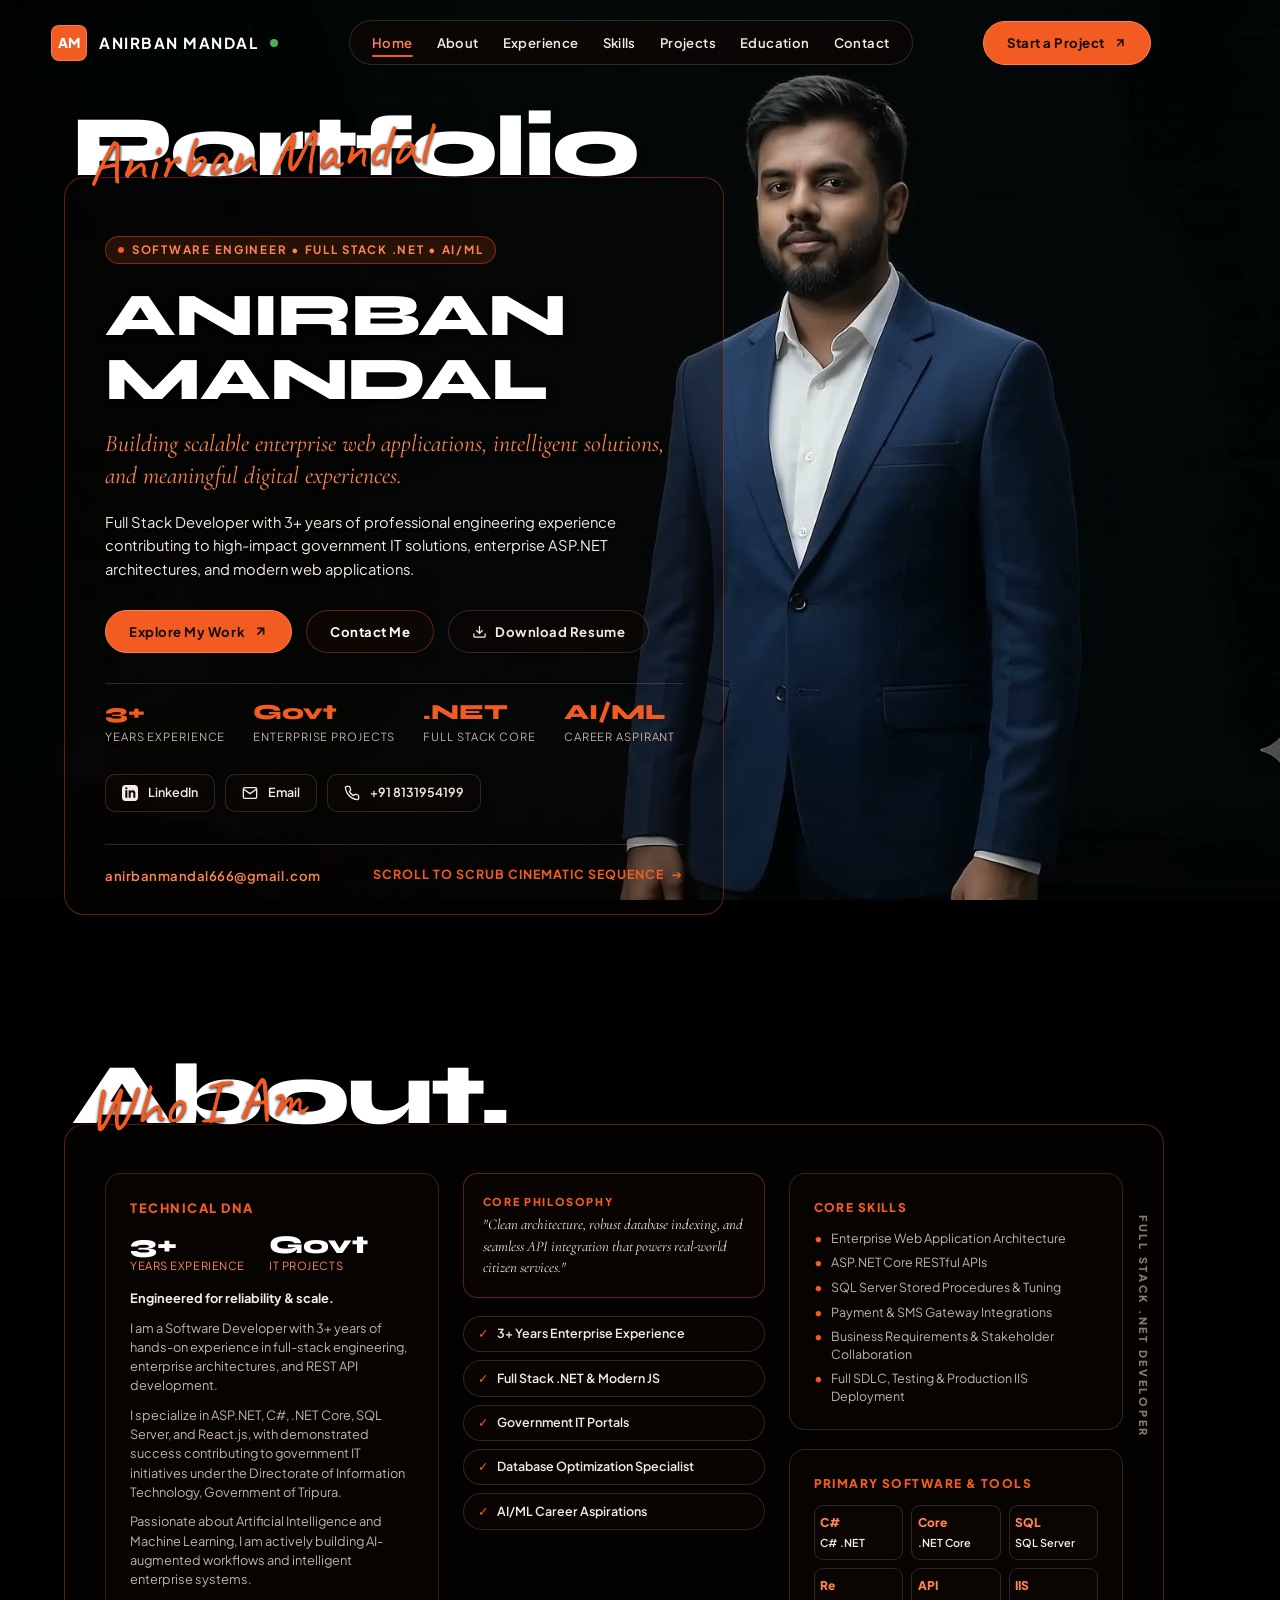
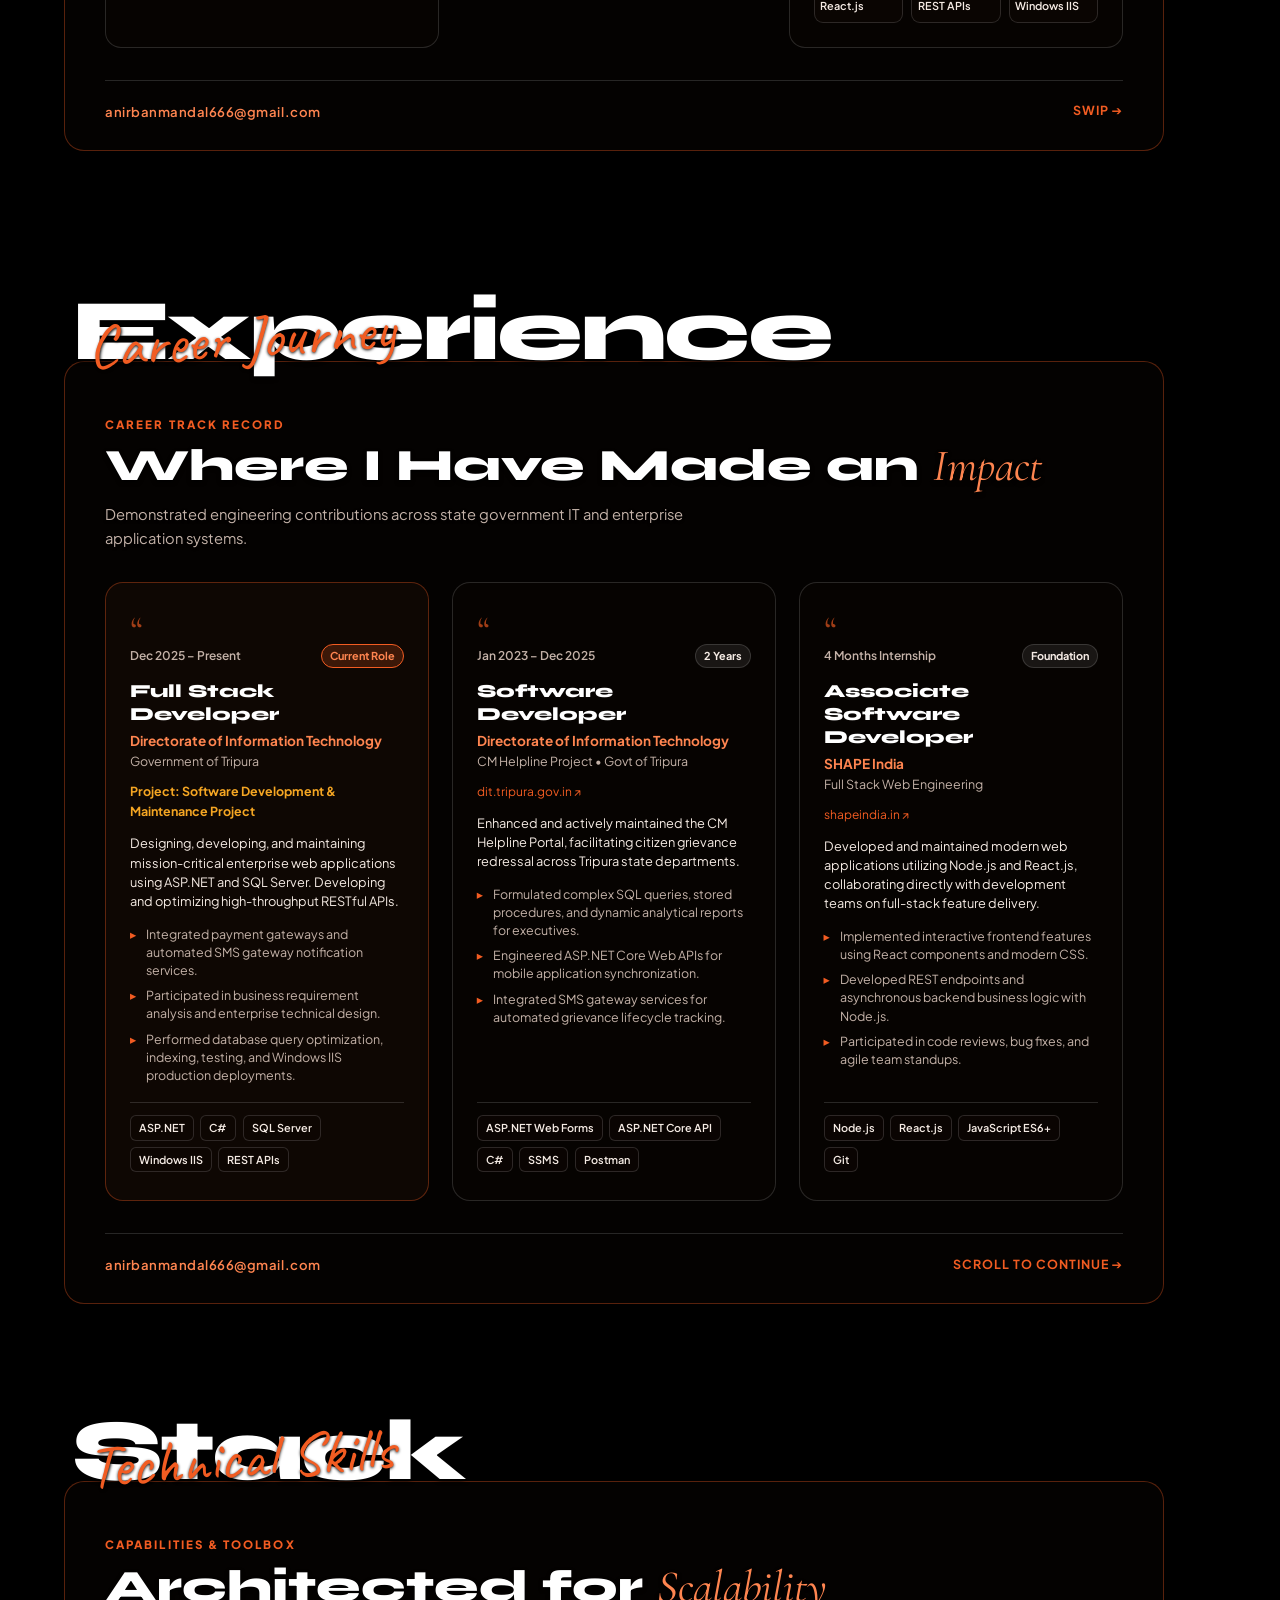
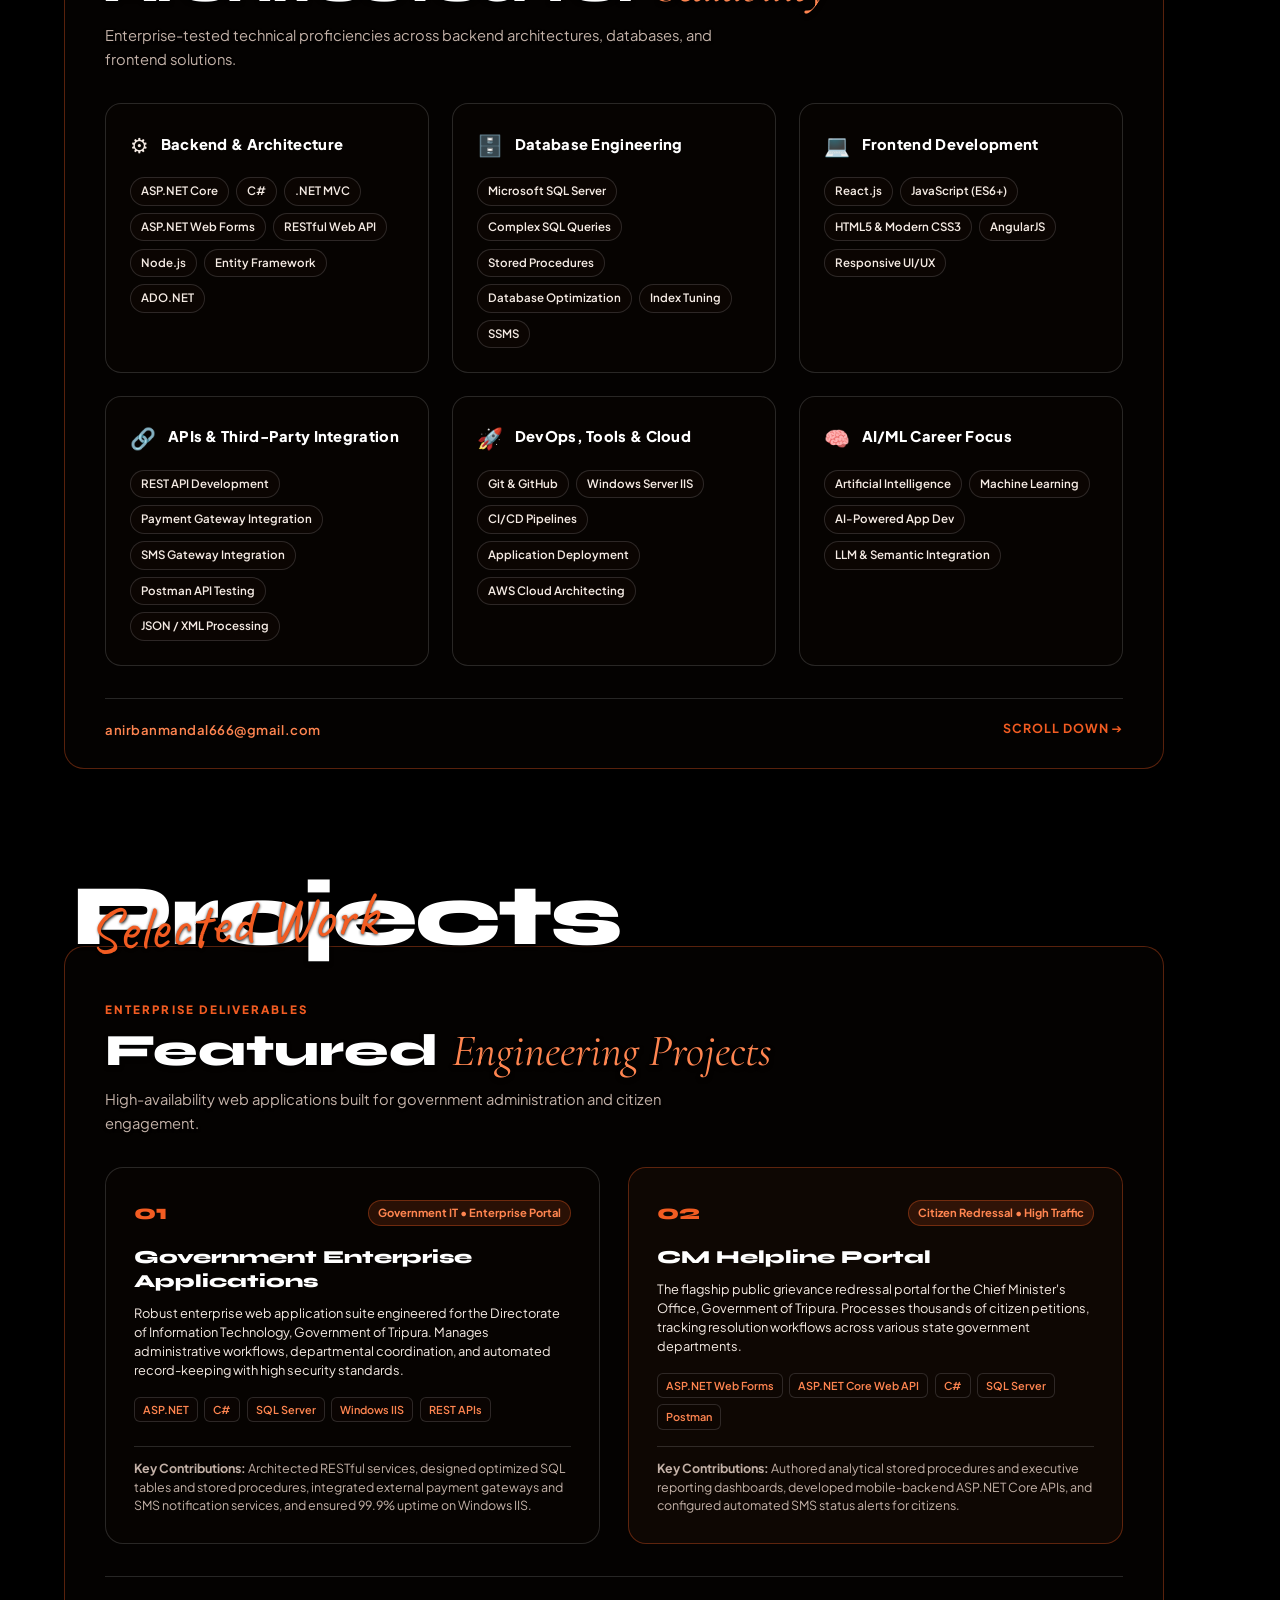
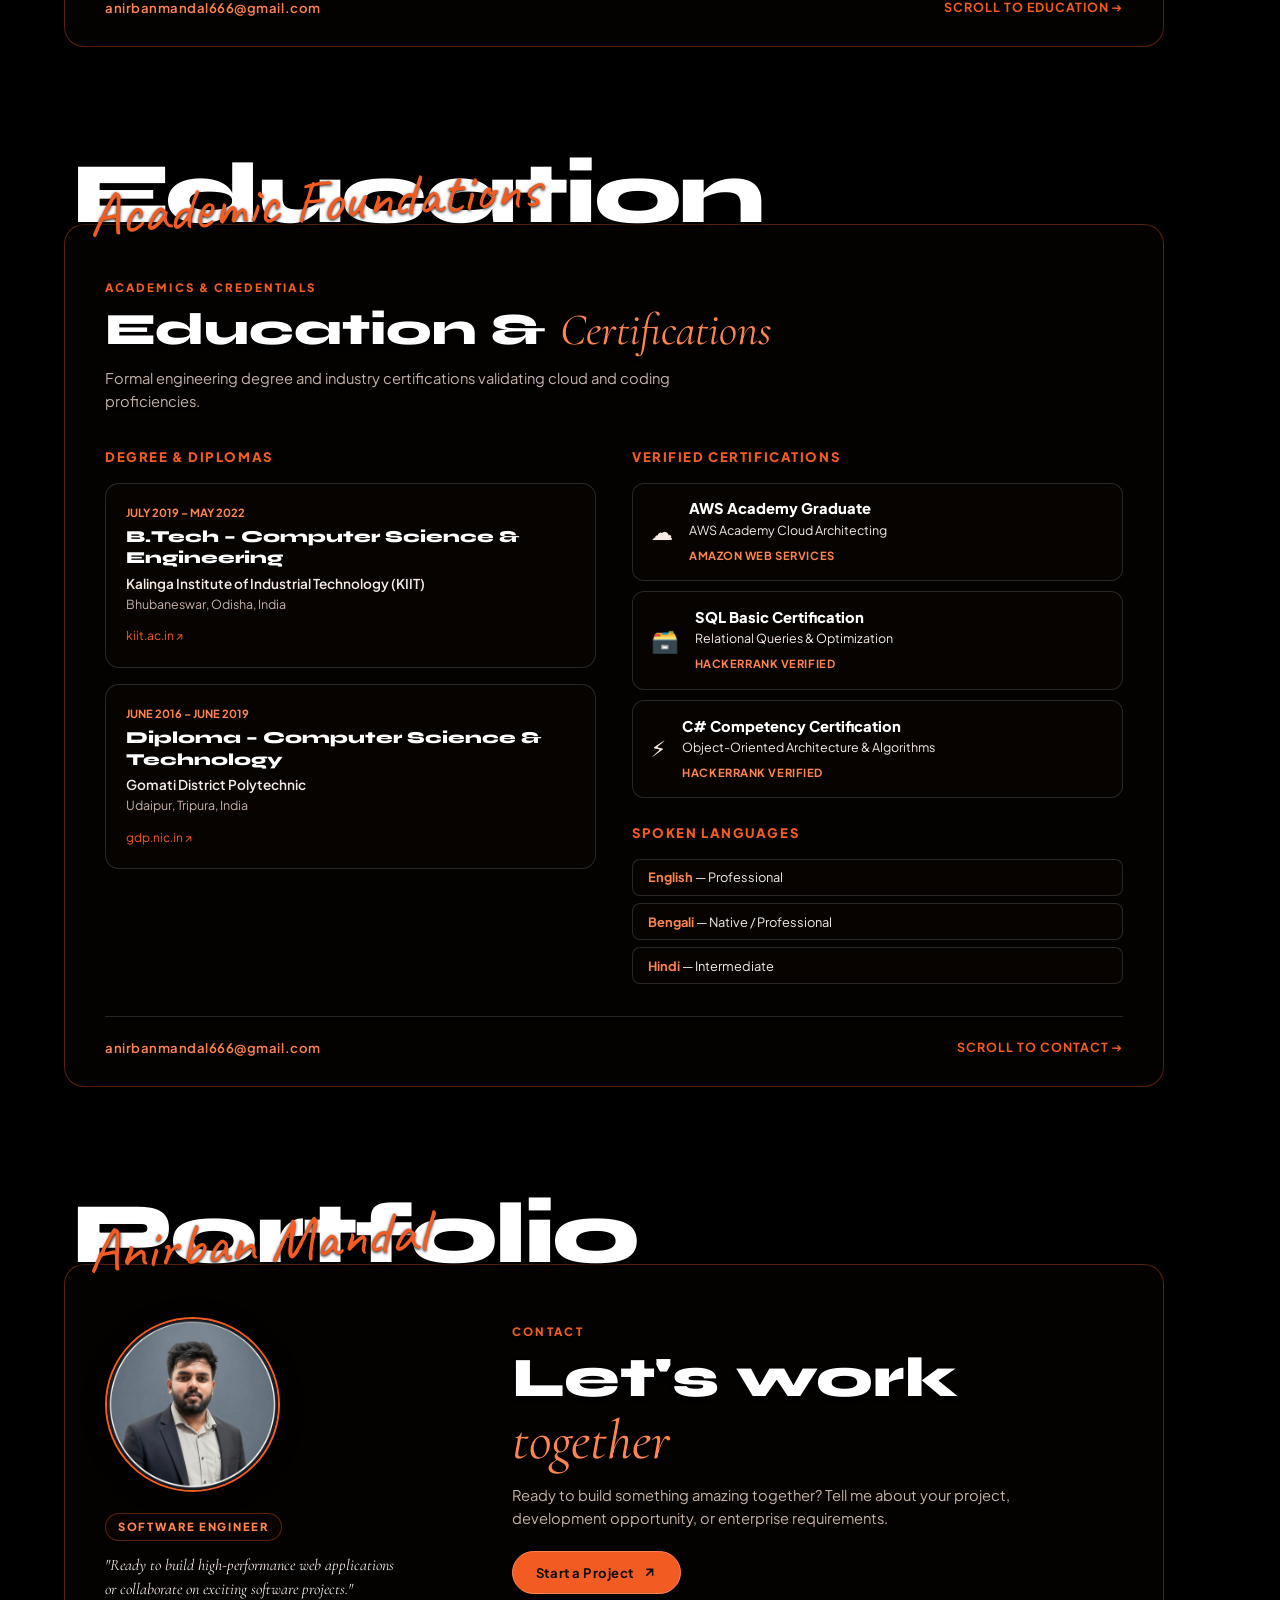
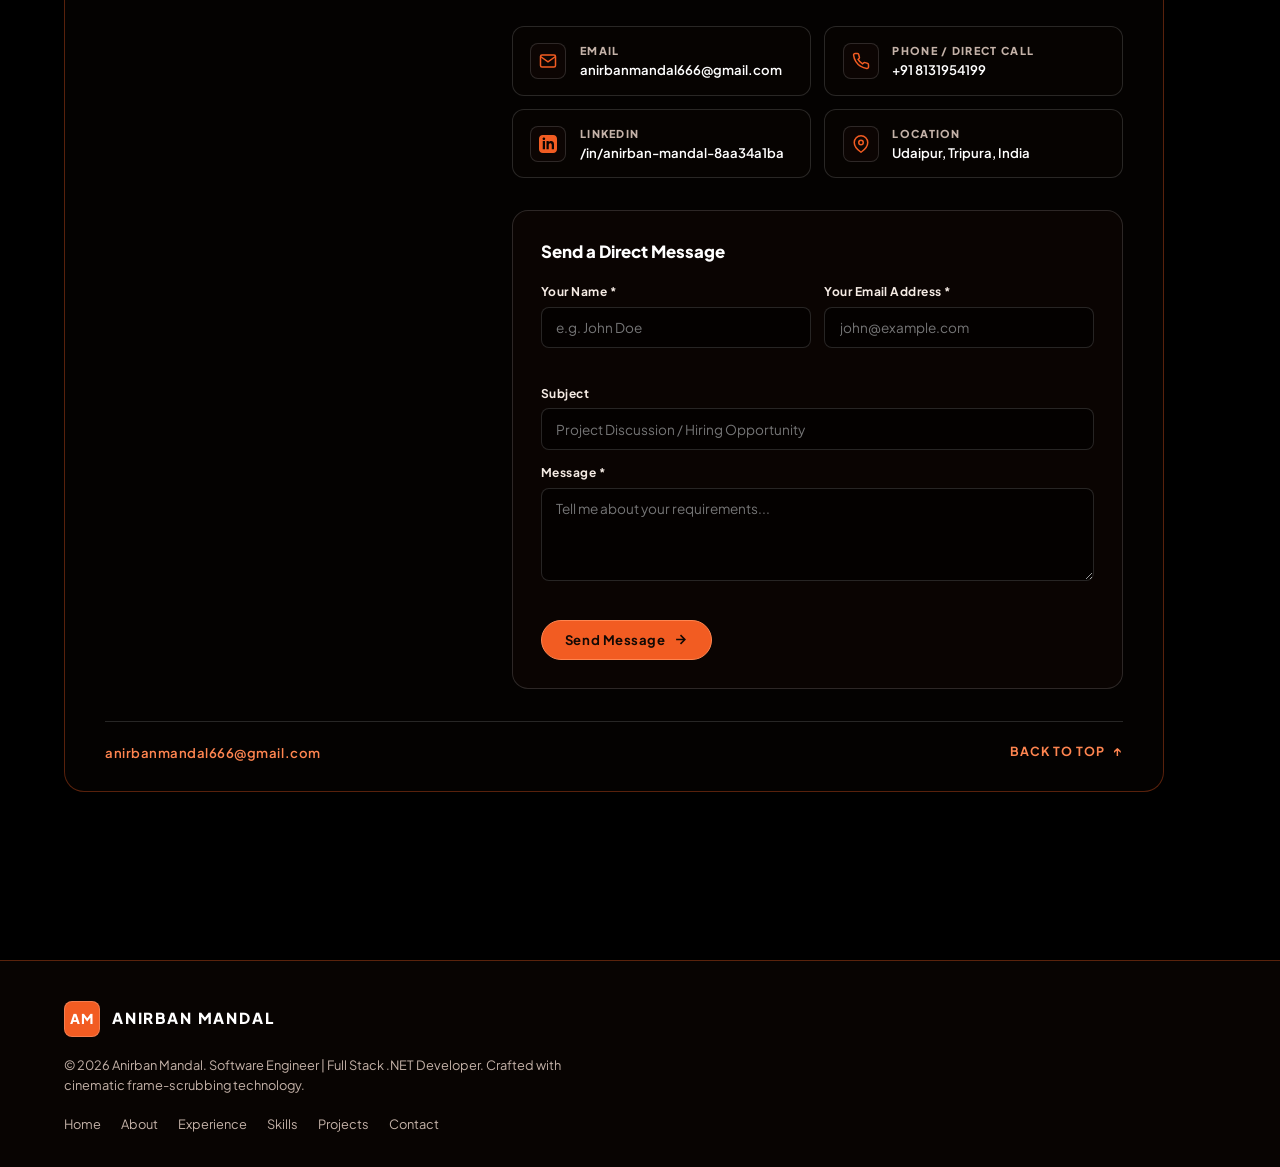
<file: index.html>
<!DOCTYPE html>
<html lang="en">
<head>
  <meta charset="UTF-8">
  <meta name="viewport" content="width=device-width, initial-scale=1.0">
  <title>Anirban Mandal | Software Engineer & Full Stack .NET Developer</title>
  <meta name="description" content="Portfolio of Anirban Mandal – Software Engineer, Full Stack .NET Developer, and AI/ML Career Aspirant with 3+ years experience in enterprise systems and government IT.">
  <meta name="author" content="Anirban Mandal">

  <!-- Open Graph -->
  <meta property="og:title" content="Anirban Mandal | Software Engineer Portfolio">
  <meta property="og:description" content="Cinematic scroll-scrubbed interactive portfolio of Anirban Mandal.">
  <meta property="og:type" content="website">

  <!-- Google Fonts: Syne / Plus Jakarta Sans / Cormorant Garamond / Caveat -->
  <link rel="preconnect" href="https://fonts.googleapis.com">
  <link rel="preconnect" href="https://fonts.gstatic.com" crossorigin>
  <link href="https://fonts.googleapis.com/css2?family=Caveat:wght@600;700&family=Cormorant+Garamond:ital,wght@0,500;0,600;1,400;1,600&family=Plus+Jakarta+Sans:wght@300;400;500;600;700;800&family=Syne:wght@700;800&display=swap" rel="stylesheet">

  <link rel="stylesheet" href="styles.css">
</head>
<body>

  <!-- =========================================================================
       CANVAS BACKGROUND: SCROLL-CONTROLLED FRAME SCRUBBING ENGINE
       ========================================================================= -->
  <div class="canvas-viewport-container" aria-hidden="true">
    <canvas id="scroll-frame-canvas"></canvas>
  </div>

  <!-- Loading Progress Bar -->
  <div id="frame-loader-bar" class="frame-loader-bar">
    <div id="frame-loader-progress" class="frame-loader-progress"></div>
  </div>

  <!-- =========================================================================
       FIXED TOP NAVIGATION BAR
       ========================================================================= -->
  <header class="site-header" id="site-header">
    <div class="header-inner">
      <a href="#home" class="brand-logo" aria-label="Anirban Mandal Home">
        <span class="brand-monogram">AM</span>
        <span class="brand-name">ANIRBAN MANDAL</span>
        <span class="brand-status-dot" title="Available for opportunities"></span>
      </a>

      <!-- Desktop Nav Links -->
      <nav class="nav-links" id="nav-links" aria-label="Main Navigation">
        <a href="#home" class="nav-link active">Home</a>
        <a href="#about" class="nav-link">About</a>
        <a href="#experience" class="nav-link">Experience</a>
        <a href="#skills" class="nav-link">Skills</a>
        <a href="#projects" class="nav-link">Projects</a>
        <a href="#education" class="nav-link">Education</a>
        <a href="#contact" class="nav-link">Contact</a>
      </nav>

      <!-- Header Action & Mobile Toggle -->
      <div class="header-actions">
        <a href="#contact" class="btn btn-nav-cta">
          <span>Start a Project</span>
          <svg width="14" height="14" viewBox="0 0 24 24" fill="none" stroke="currentColor" stroke-width="2.5"><path d="M7 17L17 7M7 7h10v10"/></svg>
        </a>
        <button class="mobile-toggle" id="mobile-toggle" aria-label="Toggle Navigation Menu">
          <span class="bar"></span>
          <span class="bar"></span>
          <span class="bar"></span>
        </button>
      </div>
    </div>
  </header>

  <!-- Mobile Drawer Menu -->
  <div class="mobile-drawer" id="mobile-drawer" aria-hidden="true">
    <div class="mobile-drawer-inner">
      <button class="drawer-close" id="drawer-close" aria-label="Close Navigation">&times;</button>
      <div class="drawer-brand">
        <span class="brand-monogram">AM</span>
        <h3>ANIRBAN MANDAL</h3>
        <p>Software Engineer | Full Stack .NET</p>
      </div>
      <nav class="drawer-nav">
        <a href="#home" class="drawer-link">Home</a>
        <a href="#about" class="drawer-link">About Me</a>
        <a href="#experience" class="drawer-link">Experience</a>
        <a href="#skills" class="drawer-link">Skills & Stack</a>
        <a href="#projects" class="drawer-link">Projects</a>
        <a href="#education" class="drawer-link">Education</a>
        <a href="#contact" class="drawer-link">Contact</a>
      </nav>
      <div class="drawer-footer">
        <a href="mailto:anirbanmandal666@gmail.com" class="drawer-email">anirbanmandal666@gmail.com</a>
        <p>Udaipur, Tripura, India</p>
      </div>
    </div>
  </div>

  <!-- =========================================================================
       SCROLL STAGE CONTENT WRAPPER
       ========================================================================= -->
  <main class="portfolio-stage" id="main-content">

    <!-- =======================================================================
         SECTION 1: HERO SECTION
         ======================================================================= -->
    <section class="stage-section" id="home">
      <!-- Watermarked Reference Branding Banner -->
      <div class="stage-top-badge">
        <h2 class="hero-watermark-title">Portfolio</h2>
        <span class="hero-script-overlay">Anirban Mandal</span>
      </div>

      <!-- Main Floating Stadium Card -->
      <div class="stadium-card hero-stadium-card">
        <div class="card-interior-grid">
          
          <div class="hero-text-content">
            <div class="overline-badge">
              <span class="pulse-dot"></span>
              <span>SOFTWARE ENGINEER • FULL STACK .NET • AI/ML</span>
            </div>

            <h1 class="hero-headline">
              ANIRBAN MANDAL
            </h1>

            <p class="hero-italic-subtitle">
              Building scalable enterprise web applications, intelligent solutions, and meaningful digital experiences.
            </p>

            <p class="hero-body-desc">
              Full Stack Developer with 3+ years of professional engineering experience contributing to high-impact government IT solutions, enterprise ASP.NET architectures, and modern web applications.
            </p>

            <div class="hero-cta-group">
              <a href="#projects" class="btn btn-primary-orange">
                <span>Explore My Work</span>
                <svg width="15" height="15" viewBox="0 0 24 24" fill="none" stroke="currentColor" stroke-width="2.5"><path d="M7 17L17 7M7 7h10v10"/></svg>
              </a>
              <a href="#contact" class="btn btn-outline-warm">
                <span>Contact Me</span>
              </a>
              <a href="https://drive.google.com/drive/folders/1lihz6IWinqRAT8lC7XFzYQ8Uj5q55fNK?usp=drive_link" target="_blank" rel="noopener noreferrer" class="btn btn-glass-dark" aria-label="Download Anirban Mandal's Resume (opens Google Drive in new tab)">
                <svg width="15" height="15" viewBox="0 0 24 24" fill="none" stroke="currentColor" stroke-width="2"><path d="M21 15v4a2 2 0 0 1-2 2H5a2 2 0 0 1-2-2v-4M7 10l5 5 5-5M12 15V3"/></svg>
                <span>Download Resume</span>
              </a>
            </div>

            <!-- Quick Metrics Row -->
            <div class="hero-metrics-strip">
              <div class="metric-item">
                <span class="metric-num">3+</span>
                <span class="metric-lbl">Years Experience</span>
              </div>
              <div class="metric-item">
                <span class="metric-num">Govt</span>
                <span class="metric-lbl">Enterprise Projects</span>
              </div>
              <div class="metric-item">
                <span class="metric-num">.NET</span>
                <span class="metric-lbl">Full Stack Core</span>
              </div>
              <div class="metric-item">
                <span class="metric-num">AI/ML</span>
                <span class="metric-lbl">Career Aspirant</span>
              </div>
            </div>
          </div>

          <!-- Social Quick Links in Hero -->
          <div class="hero-social-sidebar">
            <a href="https://linkedin.com/in/anirban-mandal-8aa34a1ba" target="_blank" rel="noopener noreferrer" class="social-chip" title="LinkedIn Profile">
              <svg width="16" height="16" viewBox="0 0 24 24" fill="currentColor"><path d="M19 0h-14c-2.761 0-5 2.239-5 5v14c0 2.761 2.239 5 5 5h14c2.762 0 5-2.239 5-5v-14c0-2.761-2.238-5-5-5zm-11 19h-3v-11h3v11zm-1.5-12.268c-.966 0-1.75-.79-1.75-1.764s.784-1.764 1.75-1.764 1.75.79 1.75 1.764-.783 1.764-1.75 1.764zm13.5 12.268h-3v-5.604c0-3.368-4-3.113-4 0v5.604h-3v-11h3v1.765c1.396-2.586 7-2.777 7 2.476v6.759z"/></svg>
              <span>LinkedIn</span>
            </a>
            <a href="mailto:anirbanmandal666@gmail.com" class="social-chip" title="Direct Email">
              <svg width="16" height="16" viewBox="0 0 24 24" fill="none" stroke="currentColor" stroke-width="2"><rect x="2" y="4" width="20" height="16" rx="2"/><path d="M22 6l-10 7L2 6"/></svg>
              <span>Email</span>
            </a>
            <a href="tel:8131954199" class="social-chip" title="Direct Call">
              <svg width="16" height="16" viewBox="0 0 24 24" fill="none" stroke="currentColor" stroke-width="2"><path d="M22 16.92v3a2 2 0 0 1-2.18 2 19.79 19.79 0 0 1-8.63-3.07 19.5 19.5 0 0 1-6-6 19.79 19.79 0 0 1-3.07-8.67A2 2 0 0 1 4.11 2h3a2 2 0 0 1 2 1.72 12.84 12.84 0 0 0 .7 2.81 2 2 0 0 1-.45 2.11L8.09 9.91a16 16 0 0 0 6 6l1.27-1.27a2 2 0 0 1 2.11-.45 12.84 12.84 0 0 0 2.81.7A2 2 0 0 1 22 16.92z"/></svg>
              <span>+91 8131954199</span>
            </a>
          </div>

        </div>

        <!-- Frame Scrubbing Hint Indicator -->
        <div class="card-bottom-bar">
          <span class="card-footer-email">anirbanmandal666@gmail.com</span>
          <div class="scroll-scrub-indicator">
            <span class="scrub-label">Scroll to scrub cinematic sequence</span>
            <span class="scrub-arrow">➔</span>
          </div>
        </div>
      </div>
    </section>


    <!-- =======================================================================
         SECTION 2: ABOUT ME SECTION (INSPIRED DIRECTLY BY REFERENCE SCREENSHOT 2)
         ======================================================================= -->
    <section class="stage-section" id="about">
      <div class="stage-top-badge">
        <h2 class="hero-watermark-title">About.</h2>
        <span class="hero-script-overlay">Who I Am</span>
      </div>

      <div class="stadium-card about-stadium-card">
        <!-- Vertical Accent Text on Right Border -->
        <div class="card-vertical-spine">
          <span>FULL STACK .NET DEVELOPER</span>
        </div>

        <div class="about-card-inner-grid">
          
          <!-- Left Column: TECH DNA Card -->
          <div class="about-sub-card dna-box">
            <h3 class="sub-card-title">TECHNICAL DNA</h3>
            <div class="dna-stats-row">
              <div class="dna-stat">
                <span class="dna-num">3+</span>
                <span class="dna-lbl">Years Experience</span>
              </div>
              <div class="dna-stat">
                <span class="dna-num">Govt</span>
                <span class="dna-lbl">IT Projects</span>
              </div>
            </div>
            <div class="dna-tagline">Engineered for reliability & scale.</div>
            <p class="dna-desc">
              I am a Software Developer with 3+ years of hands-on experience in full-stack engineering, enterprise architectures, and REST API development.
            </p>
            <p class="dna-desc">
              I specialize in ASP.NET, C#, .NET Core, SQL Server, and React.js, with demonstrated success contributing to government IT initiatives under the Directorate of Information Technology, Government of Tripura.
            </p>
            <p class="dna-desc">
              Passionate about Artificial Intelligence and Machine Learning, I am actively building AI-augmented workflows and intelligent enterprise systems.
            </p>
          </div>

          <!-- Center Column: Key Highlights -->
          <div class="about-center-feature">
            <div class="character-glow-orb"></div>
            <div class="feature-speech-bubble">
              <span class="bubble-tag">CORE PHILOSOPHY</span>
              <p>"Clean architecture, robust database indexing, and seamless API integration that powers real-world citizen services."</p>
            </div>
            <div class="highlights-pill-list">
              <div class="highlight-pill"><span class="pill-check">✓</span> 3+ Years Enterprise Experience</div>
              <div class="highlight-pill"><span class="pill-check">✓</span> Full Stack .NET & Modern JS</div>
              <div class="highlight-pill"><span class="pill-check">✓</span> Government IT Portals</div>
              <div class="highlight-pill"><span class="pill-check">✓</span> Database Optimization Specialist</div>
              <div class="highlight-pill"><span class="pill-check">✓</span> AI/ML Career Aspirations</div>
            </div>
          </div>

          <!-- Right Column: Skills & Stack Overview (Reference Screenshot 2 Right Side) -->
          <div class="about-right-panel">
            <div class="about-sub-card skills-spec-box">
              <h4 class="mini-spec-title">CORE SKILLS</h4>
              <ul class="spec-list">
                <li><span>•</span> Enterprise Web Application Architecture</li>
                <li><span>•</span> ASP.NET Core RESTful APIs</li>
                <li><span>•</span> SQL Server Stored Procedures & Tuning</li>
                <li><span>•</span> Payment & SMS Gateway Integrations</li>
                <li><span>•</span> Business Requirements & Stakeholder Collaboration</li>
                <li><span>•</span> Full SDLC, Testing & Production IIS Deployment</li>
              </ul>
            </div>

            <div class="about-sub-card software-badges-box">
              <h4 class="mini-spec-title">PRIMARY SOFTWARE & TOOLS</h4>
              <div class="badge-icon-grid">
                <div class="badge-icon-chip">
                  <span class="badge-symbol">C#</span>
                  <span class="badge-name">C# .NET</span>
                </div>
                <div class="badge-icon-chip">
                  <span class="badge-symbol">Core</span>
                  <span class="badge-name">.NET Core</span>
                </div>
                <div class="badge-icon-chip">
                  <span class="badge-symbol">SQL</span>
                  <span class="badge-name">SQL Server</span>
                </div>
                <div class="badge-icon-chip">
                  <span class="badge-symbol">Re</span>
                  <span class="badge-name">React.js</span>
                </div>
                <div class="badge-icon-chip">
                  <span class="badge-symbol">API</span>
                  <span class="badge-name">REST APIs</span>
                </div>
                <div class="badge-icon-chip">
                  <span class="badge-symbol">IIS</span>
                  <span class="badge-name">Windows IIS</span>
                </div>
              </div>
            </div>
          </div>

        </div>

        <div class="card-bottom-bar">
          <span class="card-footer-email">anirbanmandal666@gmail.com</span>
          <div class="scroll-scrub-indicator">
            <span class="scrub-label">Swip ➔</span>
          </div>
        </div>
      </div>
    </section>


    <!-- =======================================================================
         SECTION 3: PROFESSIONAL EXPERIENCE (INSPIRED BY SCREENSHOT 3)
         ======================================================================= -->
    <section class="stage-section" id="experience">
      <div class="stage-top-badge">
        <h2 class="hero-watermark-title">Experience</h2>
        <span class="hero-script-overlay">Career Journey</span>
      </div>

      <div class="stadium-card experience-stadium-card">
        <div class="section-card-header">
          <span class="section-overline">CAREER TRACK RECORD</span>
          <h2 class="section-headline">
            Where I Have Made an <span class="serif-italic-accent">Impact</span>
          </h2>
          <p class="section-subtitle">
            Demonstrated engineering contributions across state government IT and enterprise application systems.
          </p>
        </div>

        <!-- 3-Column Experience Cards (Inspired by Reference Screenshot 3 Testimonial Cards) -->
        <div class="experience-card-grid">
          
          <!-- Experience Card 1 -->
          <div class="exp-card highlight-card">
            <div class="exp-quote-symbol">“</div>
            <div class="exp-badge-row">
              <span class="exp-duration">Dec 2025 – Present</span>
              <span class="exp-status active-pulse">Current Role</span>
            </div>
            <h3 class="exp-role">Full Stack Developer</h3>
            <h4 class="exp-org">Directorate of Information Technology</h4>
            <span class="exp-dept">Government of Tripura</span>
            <div class="exp-project-name">Project: Software Development & Maintenance Project</div>
            
            <p class="exp-summary">
              Designing, developing, and maintaining mission-critical enterprise web applications using ASP.NET and SQL Server. Developing and optimizing high-throughput RESTful APIs.
            </p>
            <ul class="exp-bullets">
              <li>Integrated payment gateways and automated SMS gateway notification services.</li>
              <li>Participated in business requirement analysis and enterprise technical design.</li>
              <li>Performed database query optimization, indexing, testing, and Windows IIS production deployments.</li>
            </ul>

            <div class="tech-pill-row">
              <span class="tech-pill">ASP.NET</span>
              <span class="tech-pill">C#</span>
              <span class="tech-pill">SQL Server</span>
              <span class="tech-pill">Windows IIS</span>
              <span class="tech-pill">REST APIs</span>
            </div>
          </div>

          <!-- Experience Card 2 -->
          <div class="exp-card">
            <div class="exp-quote-symbol">“</div>
            <div class="exp-badge-row">
              <span class="exp-duration">Jan 2023 – Dec 2025</span>
              <span class="exp-status">2 Years</span>
            </div>
            <h3 class="exp-role">Software Developer</h3>
            <h4 class="exp-org">Directorate of Information Technology</h4>
            <span class="exp-dept">CM Helpline Project • Govt of Tripura</span>
            <a href="https://dit.tripura.gov.in/" target="_blank" rel="noopener noreferrer" class="exp-link">dit.tripura.gov.in ↗</a>

            <p class="exp-summary">
              Enhanced and actively maintained the CM Helpline Portal, facilitating citizen grievance redressal across Tripura state departments.
            </p>
            <ul class="exp-bullets">
              <li>Formulated complex SQL queries, stored procedures, and dynamic analytical reports for executives.</li>
              <li>Engineered ASP.NET Core Web APIs for mobile application synchronization.</li>
              <li>Integrated SMS gateway services for automated grievance lifecycle tracking.</li>
            </ul>

            <div class="tech-pill-row">
              <span class="tech-pill">ASP.NET Web Forms</span>
              <span class="tech-pill">ASP.NET Core API</span>
              <span class="tech-pill">C#</span>
              <span class="tech-pill">SSMS</span>
              <span class="tech-pill">Postman</span>
            </div>
          </div>

          <!-- Experience Card 3 -->
          <div class="exp-card">
            <div class="exp-quote-symbol">“</div>
            <div class="exp-badge-row">
              <span class="exp-duration">4 Months Internship</span>
              <span class="exp-status">Foundation</span>
            </div>
            <h3 class="exp-role">Associate Software Developer</h3>
            <h4 class="exp-org">SHAPE India</h4>
            <span class="exp-dept">Full Stack Web Engineering</span>
            <a href="https://www.shapeindia.in/" target="_blank" rel="noopener noreferrer" class="exp-link">shapeindia.in ↗</a>

            <p class="exp-summary">
              Developed and maintained modern web applications utilizing Node.js and React.js, collaborating directly with development teams on full-stack feature delivery.
            </p>
            <ul class="exp-bullets">
              <li>Implemented interactive frontend features using React components and modern CSS.</li>
              <li>Developed REST endpoints and asynchronous backend business logic with Node.js.</li>
              <li>Participated in code reviews, bug fixes, and agile team standups.</li>
            </ul>

            <div class="tech-pill-row">
              <span class="tech-pill">Node.js</span>
              <span class="tech-pill">React.js</span>
              <span class="tech-pill">JavaScript ES6+</span>
              <span class="tech-pill">Git</span>
            </div>
          </div>

        </div>

        <div class="card-bottom-bar">
          <span class="card-footer-email">anirbanmandal666@gmail.com</span>
          <div class="scroll-scrub-indicator">
            <span class="scrub-label">Scroll to Continue ➔</span>
          </div>
        </div>
      </div>
    </section>


    <!-- =======================================================================
         SECTION 4: TECHNICAL SKILLS
         ======================================================================= -->
    <section class="stage-section" id="skills">
      <div class="stage-top-badge">
        <h2 class="hero-watermark-title">Stack</h2>
        <span class="hero-script-overlay">Technical Skills</span>
      </div>

      <div class="stadium-card skills-stadium-card">
        <div class="section-card-header">
          <span class="section-overline">CAPABILITIES & TOOLBOX</span>
          <h2 class="section-headline">
            Architected for <span class="serif-italic-accent">Scalability</span>
          </h2>
          <p class="section-subtitle">
            Enterprise-tested technical proficiencies across backend architectures, databases, and frontend solutions.
          </p>
        </div>

        <!-- Categorized Skills Grid -->
        <div class="skills-category-grid">
          
          <div class="skill-category-card">
            <div class="category-header">
              <div class="cat-icon">⚙️</div>
              <h3>Backend & Architecture</h3>
            </div>
            <div class="skill-tags">
              <span class="badge-tag">ASP.NET Core</span>
              <span class="badge-tag">C#</span>
              <span class="badge-tag">.NET MVC</span>
              <span class="badge-tag">ASP.NET Web Forms</span>
              <span class="badge-tag">RESTful Web API</span>
              <span class="badge-tag">Node.js</span>
              <span class="badge-tag">Entity Framework</span>
              <span class="badge-tag">ADO.NET</span>
            </div>
          </div>

          <div class="skill-category-card">
            <div class="category-header">
              <div class="cat-icon">🗄️</div>
              <h3>Database Engineering</h3>
            </div>
            <div class="skill-tags">
              <span class="badge-tag">Microsoft SQL Server</span>
              <span class="badge-tag">Complex SQL Queries</span>
              <span class="badge-tag">Stored Procedures</span>
              <span class="badge-tag">Database Optimization</span>
              <span class="badge-tag">Index Tuning</span>
              <span class="badge-tag">SSMS</span>
            </div>
          </div>

          <div class="skill-category-card">
            <div class="category-header">
              <div class="cat-icon">💻</div>
              <h3>Frontend Development</h3>
            </div>
            <div class="skill-tags">
              <span class="badge-tag">React.js</span>
              <span class="badge-tag">JavaScript (ES6+)</span>
              <span class="badge-tag">HTML5 & Modern CSS3</span>
              <span class="badge-tag">AngularJS</span>
              <span class="badge-tag">Responsive UI/UX</span>
            </div>
          </div>

          <div class="skill-category-card">
            <div class="category-header">
              <div class="cat-icon">🔗</div>
              <h3>APIs & Third-Party Integration</h3>
            </div>
            <div class="skill-tags">
              <span class="badge-tag">REST API Development</span>
              <span class="badge-tag">Payment Gateway Integration</span>
              <span class="badge-tag">SMS Gateway Integration</span>
              <span class="badge-tag">Postman API Testing</span>
              <span class="badge-tag">JSON / XML Processing</span>
            </div>
          </div>

          <div class="skill-category-card">
            <div class="category-header">
              <div class="cat-icon">🚀</div>
              <h3>DevOps, Tools & Cloud</h3>
            </div>
            <div class="skill-tags">
              <span class="badge-tag">Git & GitHub</span>
              <span class="badge-tag">Windows Server IIS</span>
              <span class="badge-tag">CI/CD Pipelines</span>
              <span class="badge-tag">Application Deployment</span>
              <span class="badge-tag">AWS Cloud Architecting</span>
            </div>
          </div>

          <div class="skill-category-card">
            <div class="category-header">
              <div class="cat-icon">🧠</div>
              <h3>AI/ML Career Focus</h3>
            </div>
            <div class="skill-tags">
              <span class="badge-tag">Artificial Intelligence</span>
              <span class="badge-tag">Machine Learning</span>
              <span class="badge-tag">AI-Powered App Dev</span>
              <span class="badge-tag">LLM & Semantic Integration</span>
            </div>
          </div>

        </div>

        <div class="card-bottom-bar">
          <span class="card-footer-email">anirbanmandal666@gmail.com</span>
          <div class="scroll-scrub-indicator">
            <span class="scrub-label">Scroll Down ➔</span>
          </div>
        </div>
      </div>
    </section>


    <!-- =======================================================================
         SECTION 5: FEATURED PROJECTS
         ======================================================================= -->
    <section class="stage-section" id="projects">
      <div class="stage-top-badge">
        <h2 class="hero-watermark-title">Projects</h2>
        <span class="hero-script-overlay">Selected Work</span>
      </div>

      <div class="stadium-card projects-stadium-card">
        <div class="section-card-header">
          <span class="section-overline">ENTERPRISE DELIVERABLES</span>
          <h2 class="section-headline">
            Featured <span class="serif-italic-accent">Engineering Projects</span>
          </h2>
          <p class="section-subtitle">
            High-availability web applications built for government administration and citizen engagement.
          </p>
        </div>

        <div class="projects-grid">
          
          <!-- Project 1 -->
          <div class="project-showcase-card">
            <div class="project-visual-header">
              <div class="project-num-tag">01</div>
              <div class="project-category">Government IT • Enterprise Portal</div>
            </div>
            <h3 class="project-title">Government Enterprise Applications</h3>
            <p class="project-overview">
              Robust enterprise web application suite engineered for the Directorate of Information Technology, Government of Tripura. Manages administrative workflows, departmental coordination, and automated record-keeping with high security standards.
            </p>
            <div class="project-tech-stack">
              <span>ASP.NET</span>
              <span>C#</span>
              <span>SQL Server</span>
              <span>Windows IIS</span>
              <span>REST APIs</span>
            </div>
            <div class="project-contributions">
              <strong>Key Contributions:</strong> Architected RESTful services, designed optimized SQL tables and stored procedures, integrated external payment gateways and SMS notification services, and ensured 99.9% uptime on Windows IIS.
            </div>
          </div>

          <!-- Project 2 -->
          <div class="project-showcase-card highlight-card">
            <div class="project-visual-header">
              <div class="project-num-tag">02</div>
              <div class="project-category">Citizen Redressal • High Traffic</div>
            </div>
            <h3 class="project-title">CM Helpline Portal</h3>
            <p class="project-overview">
              The flagship public grievance redressal portal for the Chief Minister's Office, Government of Tripura. Processes thousands of citizen petitions, tracking resolution workflows across various state government departments.
            </p>
            <div class="project-tech-stack">
              <span>ASP.NET Web Forms</span>
              <span>ASP.NET Core Web API</span>
              <span>C#</span>
              <span>SQL Server</span>
              <span>Postman</span>
            </div>
            <div class="project-contributions">
              <strong>Key Contributions:</strong> Authored analytical stored procedures and executive reporting dashboards, developed mobile-backend ASP.NET Core APIs, and configured automated SMS status alerts for citizens.
            </div>
          </div>

        </div>

        <div class="card-bottom-bar">
          <span class="card-footer-email">anirbanmandal666@gmail.com</span>
          <div class="scroll-scrub-indicator">
            <span class="scrub-label">Scroll to Education ➔</span>
          </div>
        </div>
      </div>
    </section>


    <!-- =======================================================================
         SECTION 6: EDUCATION & CERTIFICATIONS
         ======================================================================= -->
    <section class="stage-section" id="education">
      <div class="stage-top-badge">
        <h2 class="hero-watermark-title">Education</h2>
        <span class="hero-script-overlay">Academic Foundations</span>
      </div>

      <div class="stadium-card education-stadium-card">
        <div class="section-card-header">
          <span class="section-overline">ACADEMICS & CREDENTIALS</span>
          <h2 class="section-headline">
            Education & <span class="serif-italic-accent">Certifications</span>
          </h2>
          <p class="section-subtitle">
            Formal engineering degree and industry certifications validating cloud and coding proficiencies.
          </p>
        </div>

        <div class="edu-cert-split-grid">
          
          <!-- Education Column -->
          <div class="edu-column">
            <h3 class="column-heading">Degree & Diplomas</h3>
            
            <div class="edu-card">
              <div class="edu-period">July 2019 – May 2022</div>
              <h4 class="edu-degree">B.Tech – Computer Science & Engineering</h4>
              <h5 class="edu-institution">Kalinga Institute of Industrial Technology (KIIT)</h5>
              <p class="edu-location">Bhubaneswar, Odisha, India</p>
              <a href="https://kiit.ac.in/" target="_blank" rel="noopener noreferrer" class="edu-link">kiit.ac.in ↗</a>
            </div>

            <div class="edu-card">
              <div class="edu-period">June 2016 – June 2019</div>
              <h4 class="edu-degree">Diploma – Computer Science & Technology</h4>
              <h5 class="edu-institution">Gomati District Polytechnic</h5>
              <p class="edu-location">Udaipur, Tripura, India</p>
              <a href="https://gdp.nic.in/" target="_blank" rel="noopener noreferrer" class="edu-link">gdp.nic.in ↗</a>
            </div>
          </div>

          <!-- Certifications & Competencies Column -->
          <div class="cert-column">
            <h3 class="column-heading">Verified Certifications</h3>
            
            <div class="cert-badge-row">
              <div class="cert-item">
                <div class="cert-badge-icon">☁️</div>
                <div class="cert-details">
                  <h4>AWS Academy Graduate</h4>
                  <p>AWS Academy Cloud Architecting</p>
                  <span class="cert-issuer">Amazon Web Services</span>
                </div>
              </div>

              <div class="cert-item">
                <div class="cert-badge-icon">🗃️</div>
                <div class="cert-details">
                  <h4>SQL Basic Certification</h4>
                  <p>Relational Queries & Optimization</p>
                  <span class="cert-issuer">HackerRank Verified</span>
                </div>
              </div>

              <div class="cert-item">
                <div class="cert-badge-icon">⚡</div>
                <div class="cert-details">
                  <h4>C# Competency Certification</h4>
                  <p>Object-Oriented Architecture & Algorithms</p>
                  <span class="cert-issuer">HackerRank Verified</span>
                </div>
              </div>
            </div>

            <h3 class="column-heading" style="margin-top: 1.5rem;">Spoken Languages</h3>
            <div class="languages-pills">
              <span class="lang-pill"><strong>English</strong> — Professional</span>
              <span class="lang-pill"><strong>Bengali</strong> — Native / Professional</span>
              <span class="lang-pill"><strong>Hindi</strong> — Intermediate</span>
            </div>
          </div>

        </div>

        <div class="card-bottom-bar">
          <span class="card-footer-email">anirbanmandal666@gmail.com</span>
          <div class="scroll-scrub-indicator">
            <span class="scrub-label">Scroll to Contact ➔</span>
          </div>
        </div>
      </div>
    </section>


    <!-- =======================================================================
         SECTION 7: CONTACT ME (INSPIRED DIRECTLY BY REFERENCE SCREENSHOT 1)
         ======================================================================= -->
    <section class="stage-section" id="contact">
      <div class="stage-top-badge">
        <h2 class="hero-watermark-title">Portfolio</h2>
        <span class="hero-script-overlay">Anirban Mandal</span>
      </div>

      <!-- Main Contact Stadium Card (Screenshot 1 Exact Layout) -->
      <div class="stadium-card contact-stadium-card">
        
        <div class="contact-card-inner-grid">
          
          <!-- Left Visual Avatar & Tone Area -->
          <div class="contact-left-visual">
            <div class="contact-avatar-orb">
              <img src="./assets/anirban-mandal-profile.jpg" alt="Anirban Mandal - Software Engineer" class="contact-avatar-img">
            </div>
            <div class="contact-quote-badge">
              <span class="avatar-role-tag">SOFTWARE ENGINEER</span>
              <p>"Ready to build high-performance web applications or collaborate on exciting software projects."</p>
            </div>
          </div>

          <!-- Right Content & Contact Matrix (Screenshot 1 Exact Composition) -->
          <div class="contact-right-content">
            <span class="contact-mini-tag">CONTACT</span>
            <h2 class="contact-main-heading">
              Let's work <span class="serif-italic-accent">together</span>
            </h2>
            <p class="contact-sub-desc">
              Ready to build something amazing together? Tell me about your project, development opportunity, or enterprise requirements.
            </p>

            <a href="#contact-form-anchor" class="btn btn-primary-orange contact-start-btn">
              <span>Start a Project</span>
              <svg width="15" height="15" viewBox="0 0 24 24" fill="none" stroke="currentColor" stroke-width="2.5"><path d="M7 17L17 7M7 7h10v10"/></svg>
            </a>

            <!-- 2x2 Grid of Contact Chips (Screenshot 1 Signature Element) -->
            <div class="contact-chips-grid">
              
              <a href="mailto:anirbanmandal666@gmail.com" class="contact-chip-item">
                <div class="chip-icon">
                  <svg width="18" height="18" viewBox="0 0 24 24" fill="none" stroke="currentColor" stroke-width="2"><rect x="2" y="4" width="20" height="16" rx="2"/><path d="M22 6l-10 7L2 6"/></svg>
                </div>
                <div class="chip-text">
                  <span class="chip-label">EMAIL</span>
                  <span class="chip-val">anirbanmandal666@gmail.com</span>
                </div>
              </a>

              <a href="tel:8131954199" class="contact-chip-item">
                <div class="chip-icon">
                  <svg width="18" height="18" viewBox="0 0 24 24" fill="none" stroke="currentColor" stroke-width="2"><path d="M22 16.92v3a2 2 0 0 1-2.18 2 19.79 19.79 0 0 1-8.63-3.07 19.5 19.5 0 0 1-6-6 19.79 19.79 0 0 1-3.07-8.67A2 2 0 0 1 4.11 2h3a2 2 0 0 1 2 1.72 12.84 12.84 0 0 0 .7 2.81 2 2 0 0 1-.45 2.11L8.09 9.91a16 16 0 0 0 6 6l1.27-1.27a2 2 0 0 1 2.11-.45 12.84 12.84 0 0 0 2.81.7A2 2 0 0 1 22 16.92z"/></svg>
                </div>
                <div class="chip-text">
                  <span class="chip-label">PHONE / DIRECT CALL</span>
                  <span class="chip-val">+91 8131954199</span>
                </div>
              </a>

              <a href="https://linkedin.com/in/anirban-mandal-8aa34a1ba" target="_blank" rel="noopener noreferrer" class="contact-chip-item">
                <div class="chip-icon">
                  <svg width="18" height="18" viewBox="0 0 24 24" fill="currentColor"><path d="M19 0h-14c-2.761 0-5 2.239-5 5v14c0 2.761 2.239 5 5 5h14c2.762 0 5-2.239 5-5v-14c0-2.761-2.238-5-5-5zm-11 19h-3v-11h3v11zm-1.5-12.268c-.966 0-1.75-.79-1.75-1.764s.784-1.764 1.75-1.764 1.75.79 1.75 1.764-.783 1.764-1.75 1.764zm13.5 12.268h-3v-5.604c0-3.368-4-3.113-4 0v5.604h-3v-11h3v1.765c1.396-2.586 7-2.777 7 2.476v6.759z"/></svg>
                </div>
                <div class="chip-text">
                  <span class="chip-label">LINKEDIN</span>
                  <span class="chip-val">/in/anirban-mandal-8aa34a1ba</span>
                </div>
              </a>

              <div class="contact-chip-item">
                <div class="chip-icon">
                  <svg width="18" height="18" viewBox="0 0 24 24" fill="none" stroke="currentColor" stroke-width="2"><path d="M21 10c0 7-9 13-9 13s-9-6-9-13a9 9 0 0 1 18 0z"/><circle cx="12" cy="10" r="3"/></svg>
                </div>
                <div class="chip-text">
                  <span class="chip-label">LOCATION</span>
                  <span class="chip-val">Udaipur, Tripura, India</span>
                </div>
              </div>

            </div>

            <!-- Interactive Direct Inquiry Form -->
            <div class="inquiry-form-wrapper" id="contact-form-anchor">
              <h3 class="form-title">Send a Direct Message</h3>
              
              <!-- Real-time submission status banner -->
              <div id="form-status" class="form-status" role="alert" aria-live="polite"></div>

              <form id="portfolio-contact-form" class="portfolio-form" action="https://formsubmit.co/anirbanmandal666@gmail.com" method="POST" novalidate>
                <input type="hidden" name="_captcha" value="false">
                <input type="hidden" name="_template" value="table">
                <input type="hidden" name="_subject" id="form-hidden-subject" value="New Portfolio Message for Anirban Mandal">
                <input type="hidden" name="Submission_Date_IST" id="form-time-ist" value="">
                <input type="hidden" name="Submission_Date_UTC" id="form-time-utc" value="">
                <div class="form-row-dual">
                  <div class="form-group">
                    <label for="form-name">Your Name *</label>
                    <input type="text" id="form-name" name="name" placeholder="e.g. John Doe" required autocomplete="name">
                    <span class="field-error" id="name-error"></span>
                  </div>
                  <div class="form-group">
                    <label for="form-email">Your Email Address *</label>
                    <input type="email" id="form-email" name="email" placeholder="john@example.com" required autocomplete="email">
                    <span class="field-error" id="email-error"></span>
                  </div>
                </div>

                <div class="form-group">
                  <label for="form-subject">Subject</label>
                  <input type="text" id="form-subject" name="subject" placeholder="Project Discussion / Hiring Opportunity">
                </div>

                <div class="form-group">
                  <label for="form-message">Message *</label>
                  <textarea id="form-message" name="message" rows="4" placeholder="Tell me about your requirements..." required></textarea>
                  <span class="field-error" id="message-error"></span>
                </div>

                <button type="submit" class="btn btn-primary-orange btn-submit" id="submit-btn">
                  <span>Send Message</span>
                  <svg width="15" height="15" viewBox="0 0 24 24" fill="none" stroke="currentColor" stroke-width="2.5"><path d="M5 12h14M12 5l7 7-7 7"/></svg>
                </button>
              </form>
            </div>

          </div>

        </div>

        <div class="card-bottom-bar">
          <span class="card-footer-email">anirbanmandal666@gmail.com</span>
          <a href="#home" class="scroll-scrub-indicator back-top-link">
            <span class="scrub-label">Back to Top</span>
            <span class="scrub-arrow">↑</span>
          </a>
        </div>
      </div>
    </section>

  </main>

  <!-- =========================================================================
       FOOTER
       ========================================================================= -->
  <footer class="site-footer">
    <div class="footer-inner">
      <div class="footer-brand">
        <span class="brand-monogram">AM</span>
        <span class="footer-name">ANIRBAN MANDAL</span>
      </div>
      <p class="footer-copy">
        © 2026 Anirban Mandal. Software Engineer | Full Stack .NET Developer. Crafted with cinematic frame-scrubbing technology.
      </p>
      <div class="footer-links">
        <a href="#home">Home</a>
        <a href="#about">About</a>
        <a href="#experience">Experience</a>
        <a href="#skills">Skills</a>
        <a href="#projects">Projects</a>
        <a href="#contact">Contact</a>
      </div>
    </div>
  </footer>

  <script src="app.js"></script>
</body>
</html>
</file>
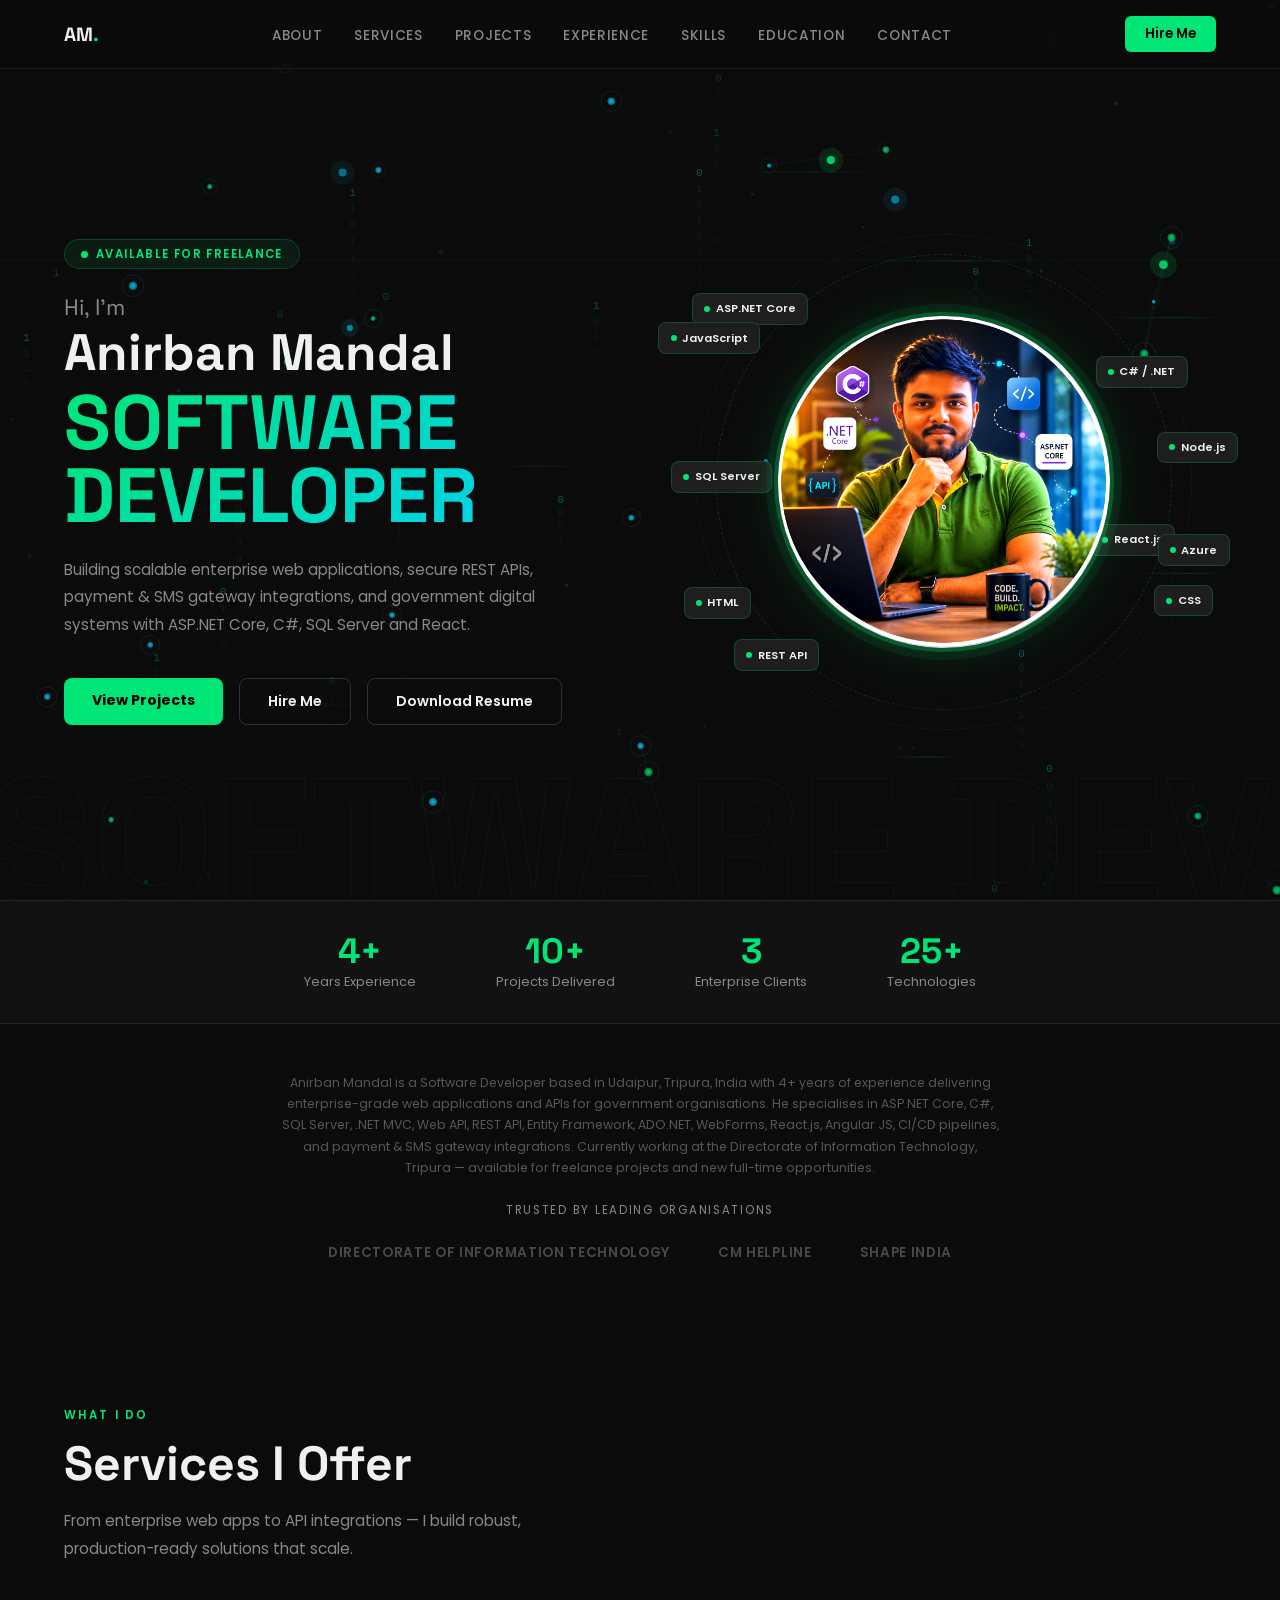
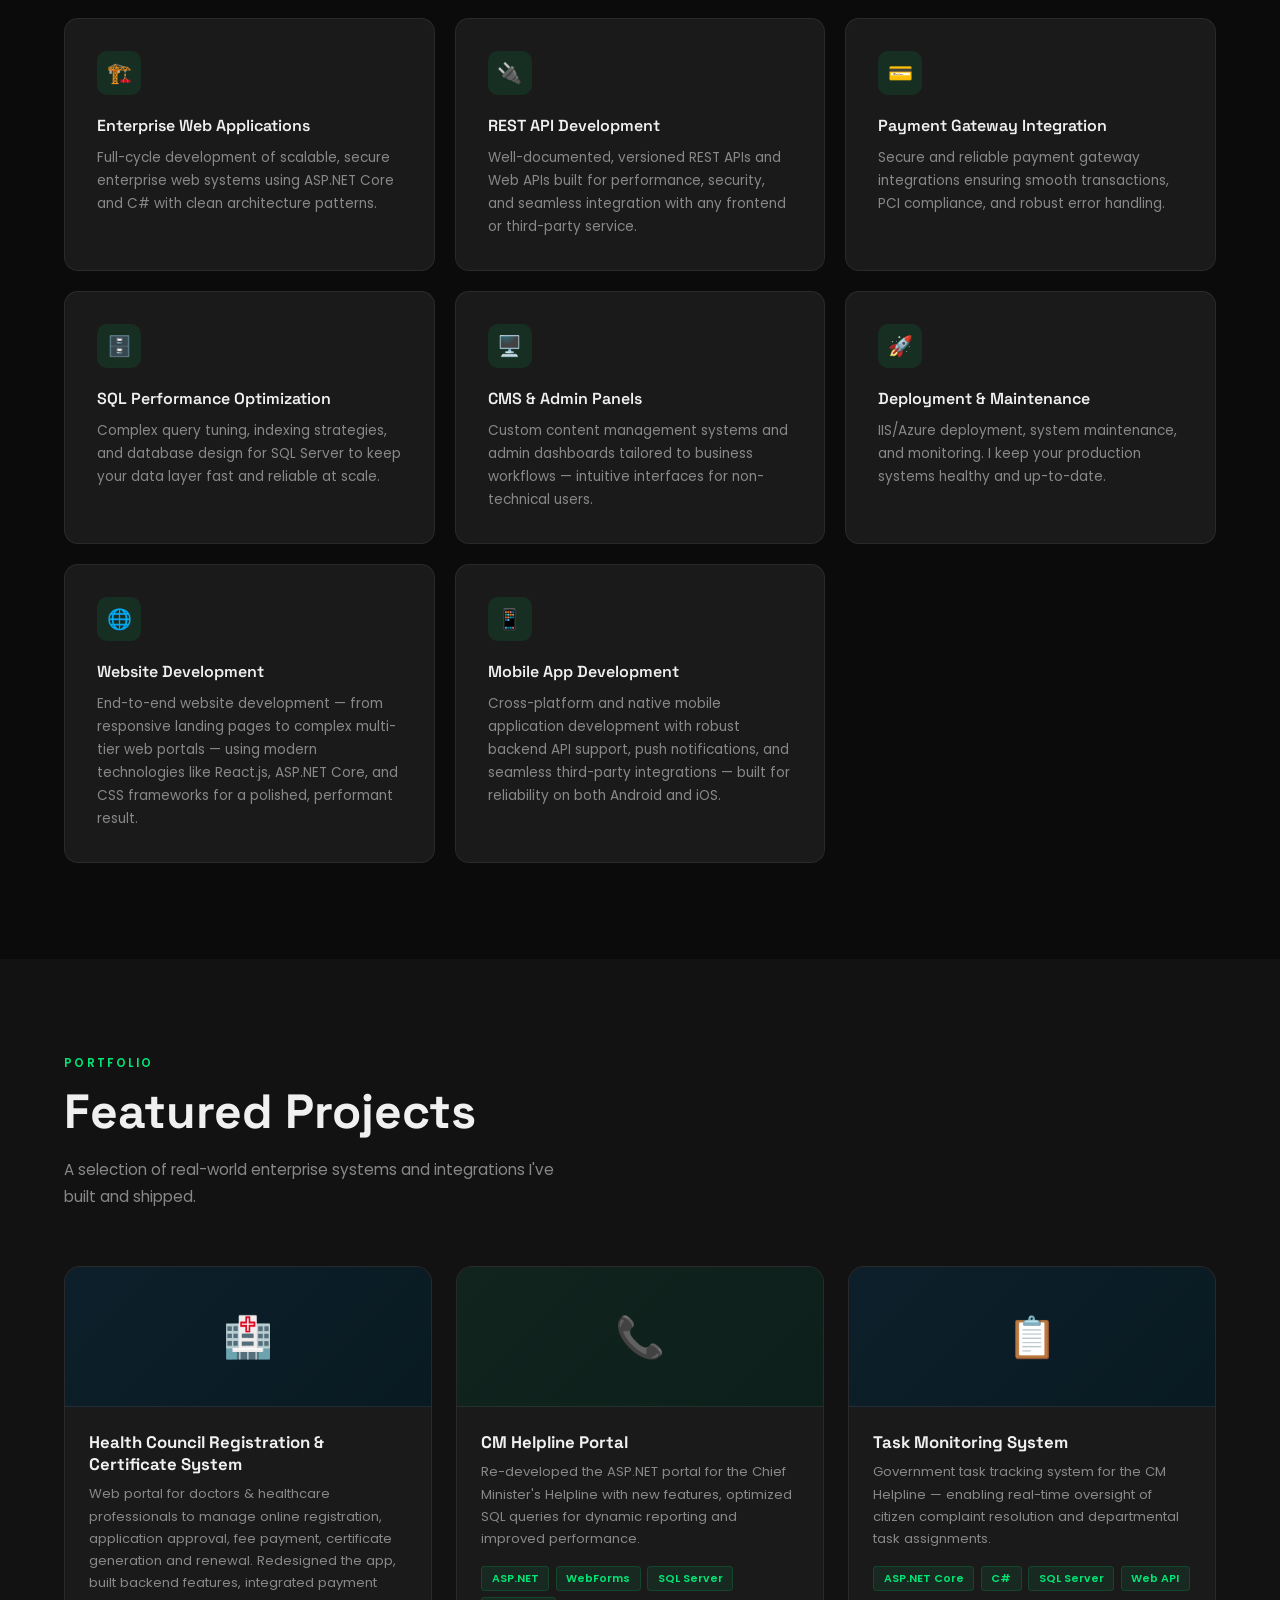
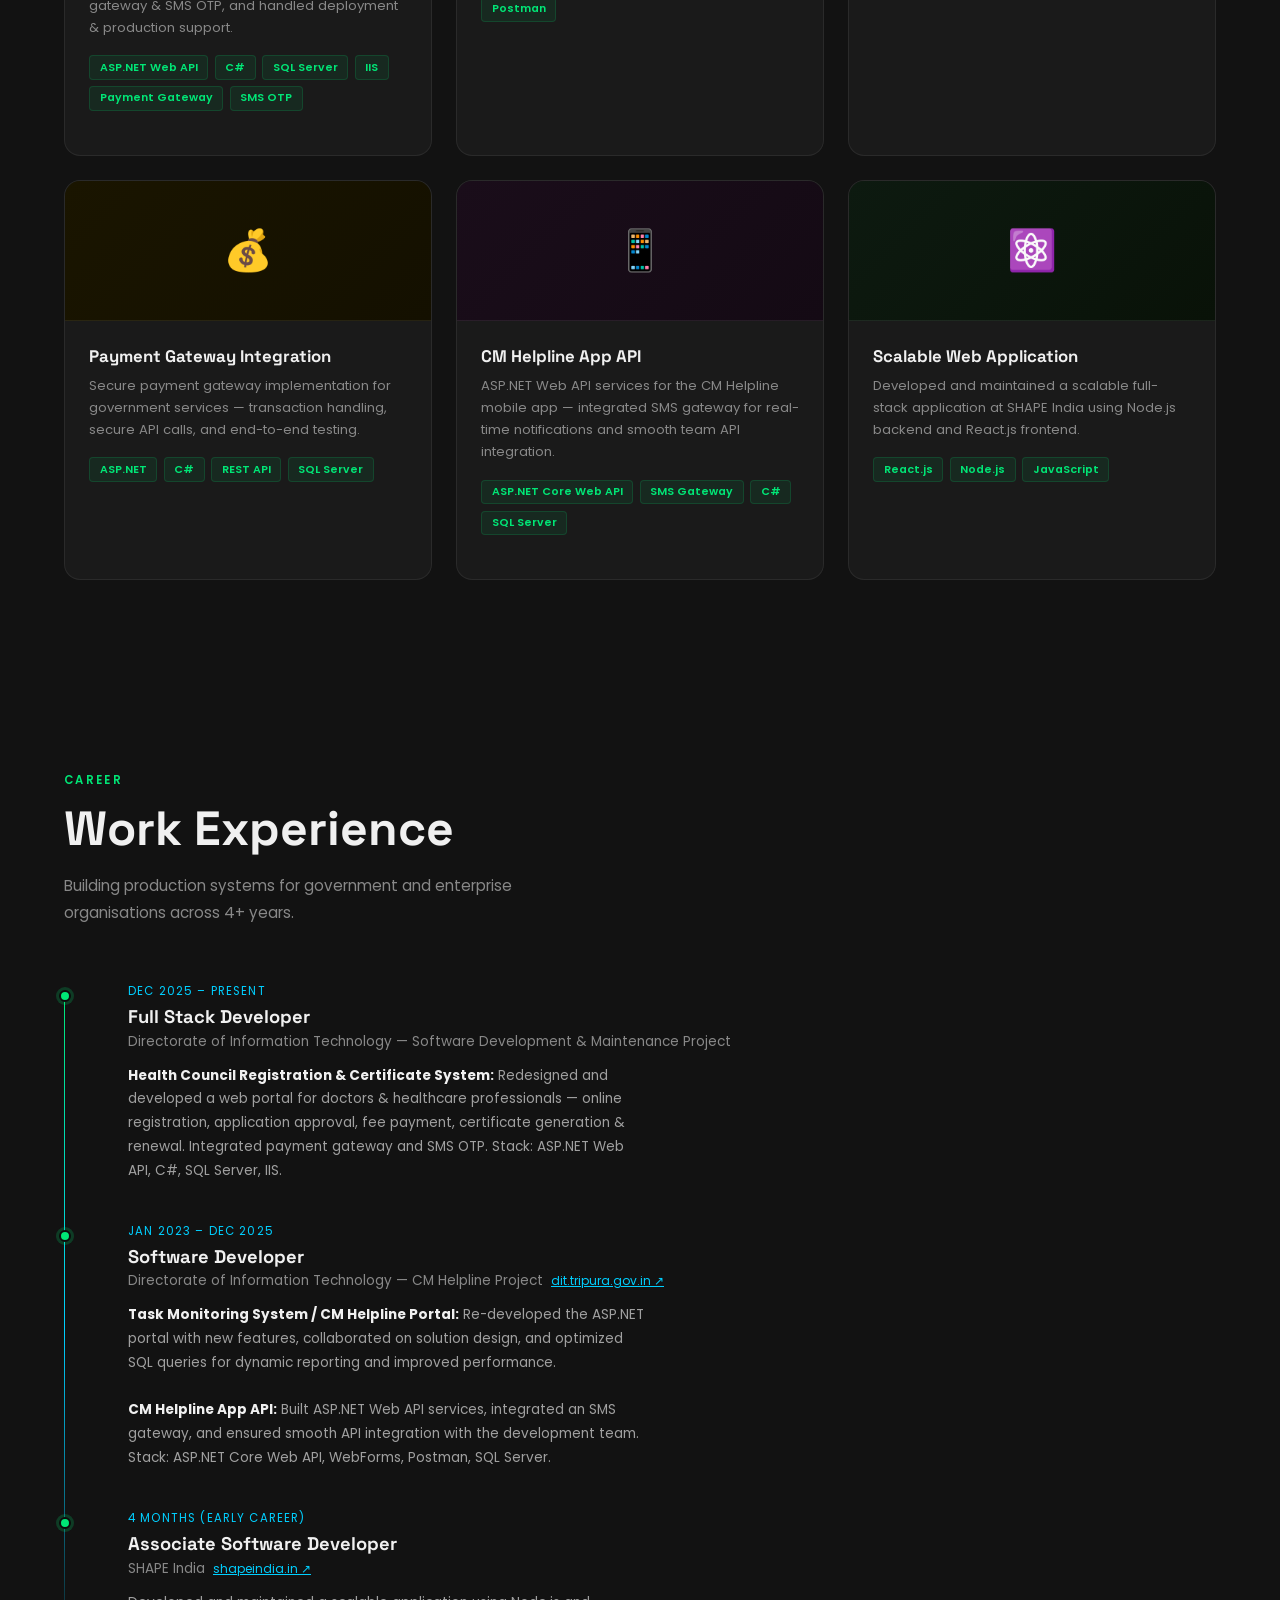
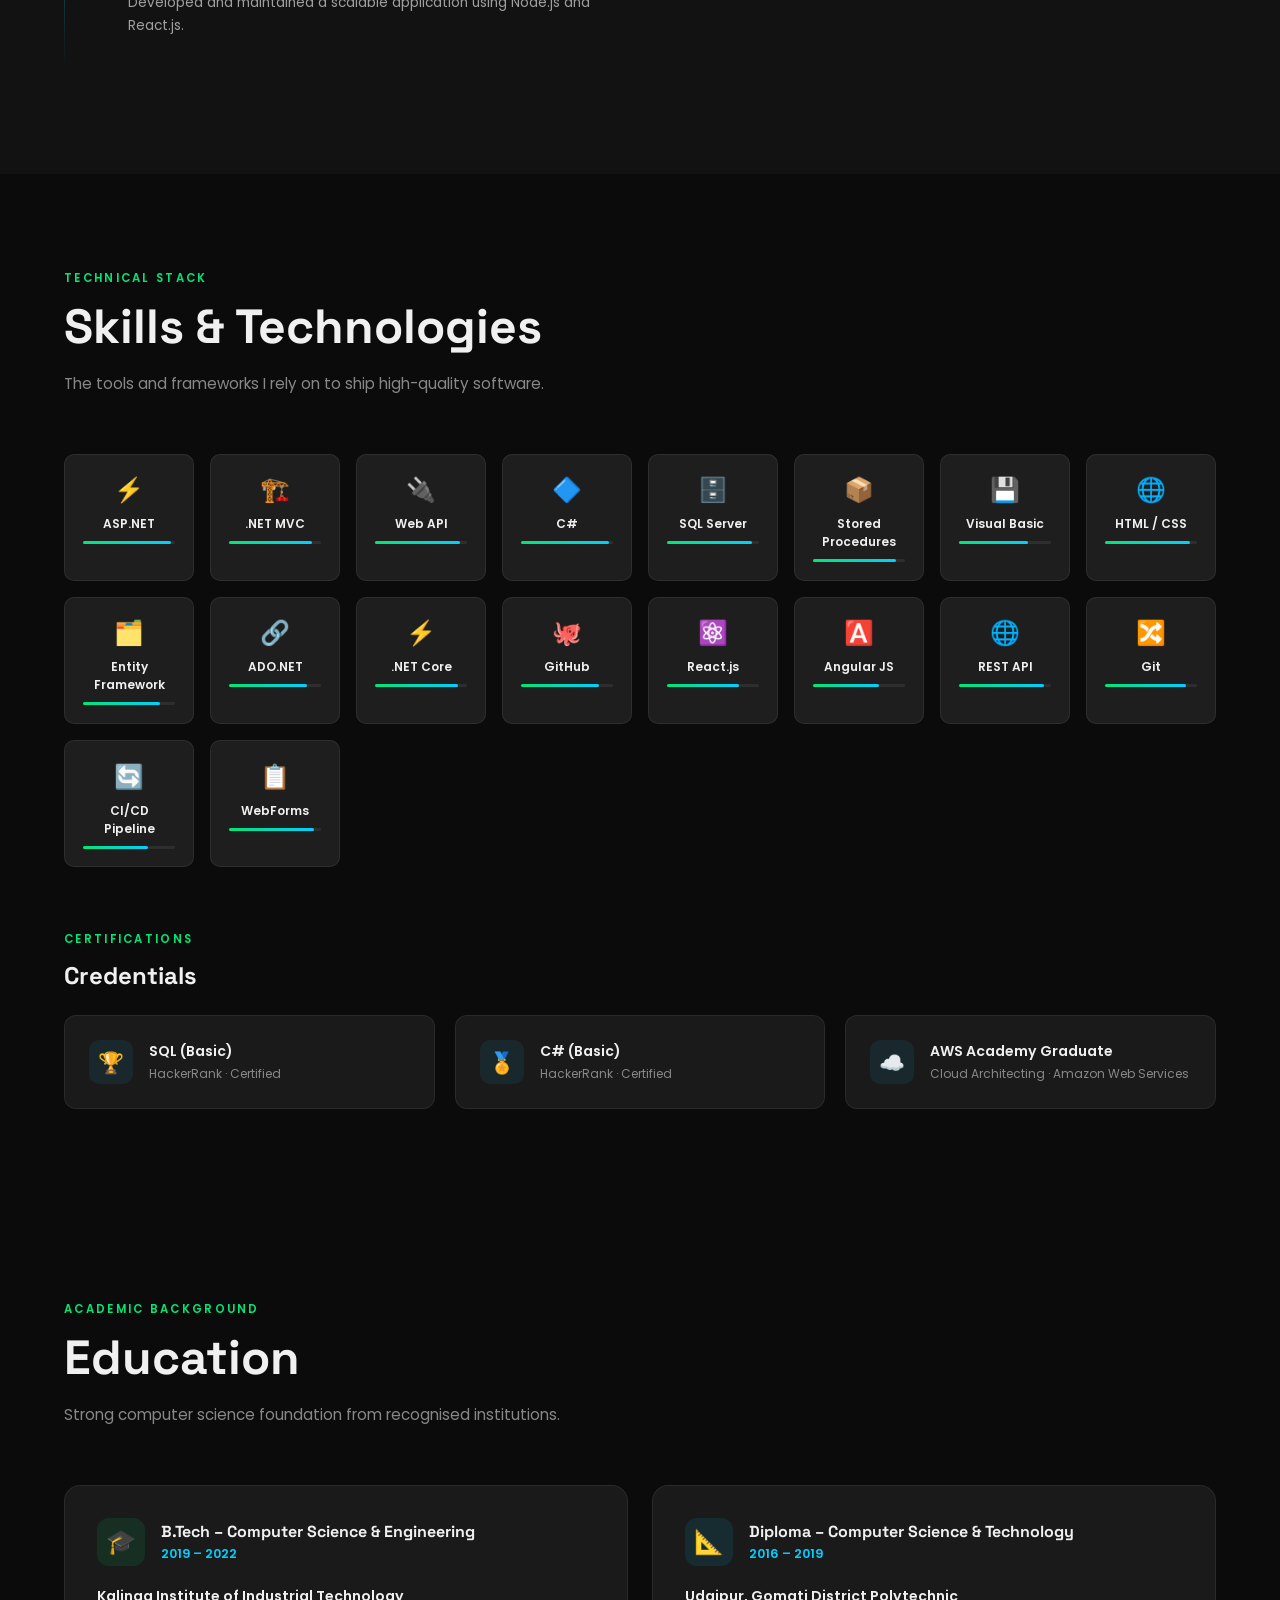
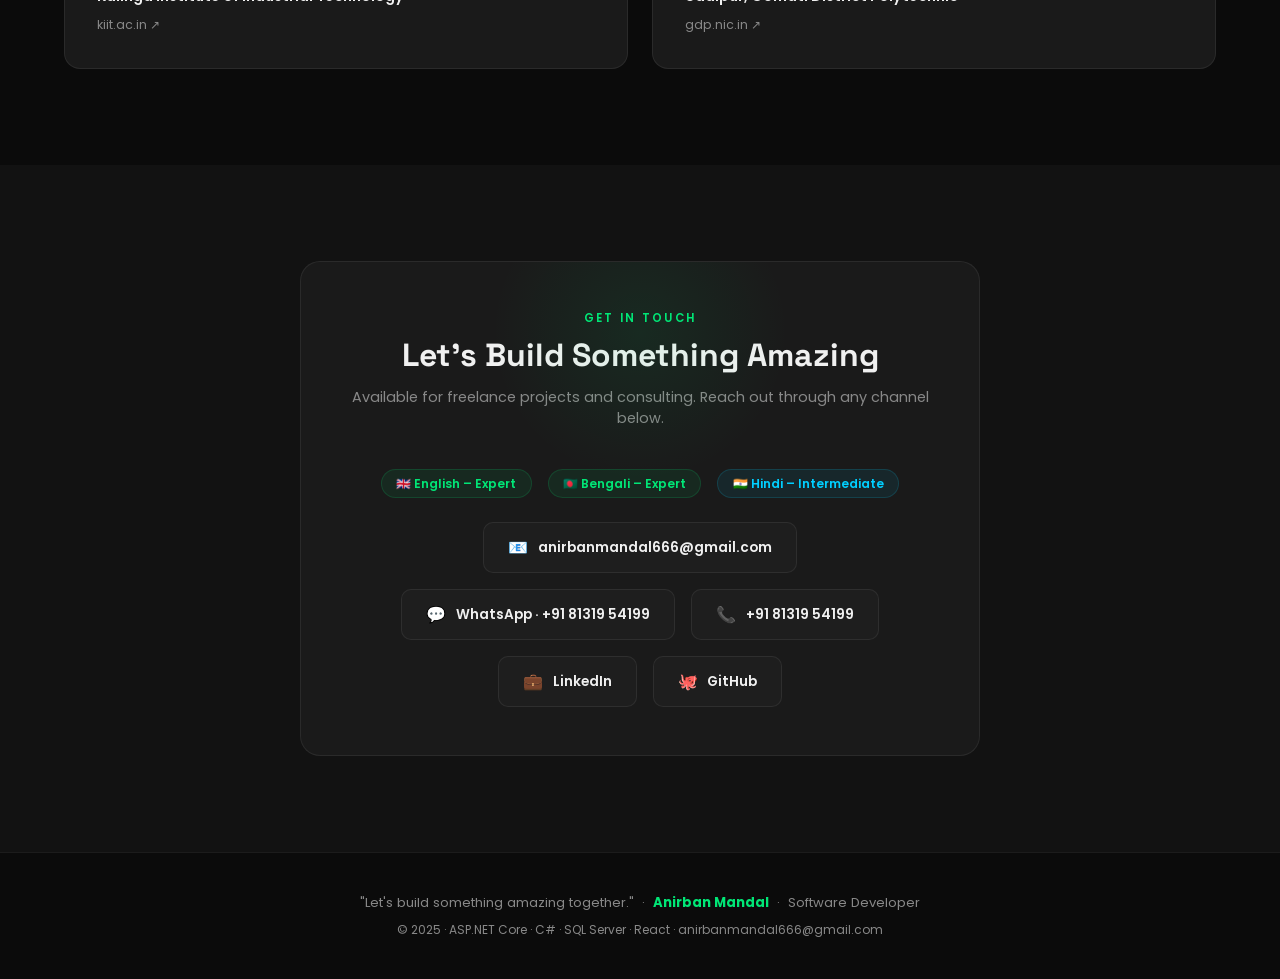
<file: legacy-v1/index.html>
<!DOCTYPE html>
<html lang="en">
<head>
<meta charset="UTF-8">
<meta name="viewport" content="width=device-width, initial-scale=1.0">

<!-- ═══ PRIMARY SEO ═══════════════════════════════════════════════════════ -->
<title>Anirban Mandal | ASP.NET Developer & Software Developer | Tripura, India</title>
<meta name="description" content="Anirban Mandal is an experienced Software Developer from Tripura, India specialising in ASP.NET Core, C#, SQL Server, REST API, React.js, payment gateway & SMS gateway integration. Available for freelance projects and full-time roles.">
<meta name="keywords" content="Anirban Mandal, ASP.NET developer, C# developer, software developer India, full stack developer Tripura, .NET developer freelance, SQL Server developer, REST API developer, payment gateway integration, SMS gateway developer, React developer India, government software developer, hire .NET developer India, web developer Tripura, ASP.NET Core freelancer">
<meta name="author" content="Anirban Mandal">
<meta name="robots" content="index, follow, max-snippet:-1, max-image-preview:large, max-video-preview:-1">
<link rel="canonical" href="https://anirbanmandal.dev/">

<!-- ═══ OPEN GRAPH (Facebook / LinkedIn previews) ════════════════════════ -->
<meta property="og:type" content="website">
<meta property="og:url" content="https://anirbanmandal.dev/">
<meta property="og:title" content="Anirban Mandal | ASP.NET & Software Developer">
<meta property="og:description" content="Software Developer specialising in ASP.NET Core, C#, SQL Server, REST APIs, and payment gateway integrations. 4+ years building enterprise government systems in India. Open to freelance & full-time opportunities.">
<meta property="og:image" content="https://anirbanmandal.dev/avatar.png">
<meta property="og:image:width" content="1200">
<meta property="og:image:height" content="630">
<meta property="og:locale" content="en_IN">
<meta property="og:site_name" content="Anirban Mandal — Portfolio">

<!-- ═══ TWITTER / X CARD ════════════════════════════════════════════════ -->
<meta name="twitter:card" content="summary_large_image">
<meta name="twitter:title" content="Anirban Mandal | ASP.NET & Software Developer">
<meta name="twitter:description" content="Software Developer · ASP.NET Core · C# · SQL Server · REST API · React · 4+ years · Tripura, India. Available for freelance & full-time.">
<meta name="twitter:image" content="https://anirbanmandal.dev/avatar.png">

<!-- ═══ GEO TARGETING ═══════════════════════════════════════════════════ -->
<meta name="geo.region" content="IN-TR">
<meta name="geo.placename" content="Udaipur, Tripura, India">

<!-- ═══ STRUCTURED DATA – Person + Website ══════════════════════════════ -->
<script type="application/ld+json">
    {
      "@context": "https://schema.org",
      "@graph": [
        {
          "@type": "Person",
          "@id": "https://anirbanmandal.dev/#person",
          "name": "Anirban Mandal",
          "jobTitle": "Software Developer",
          "description": "Software Developer with 4+ years of experience building scalable enterprise web applications, REST APIs, and government digital systems using ASP.NET Core, C#, SQL Server, and React.js.",
          "url": "https://anirbanmandal.dev/",
          "image": "https://anirbanmandal.dev/avatar.png",
          "email": "anirbanmandal666@gmail.com",
          "telephone": "+918131954199",
          "address": {
            "@type": "PostalAddress",
            "addressLocality": "Udaipur",
            "addressRegion": "Tripura",
            "addressCountry": "IN"
          },
          "sameAs": [
            "https://www.linkedin.com/in/anirban-mandal-8aa34a1ba",
            "https://github.com/anirbanProject"
          ],
          "knowsAbout": [
            "ASP.NET Core", "C#", ".NET MVC", "Web API", "REST API",
            "SQL Server", "Stored Procedures", "Entity Framework", "ADO.NET",
            "React.js", "Angular JS", "JavaScript", "HTML", "CSS",
            "WebForms", "Visual Basic", ".NET Core", "CI/CD Pipeline",
            "Payment Gateway Integration", "SMS Gateway Integration",
            "GitHub", "Git", "Windows IIS", "Azure"
          ],
          "hasCredential": [
            {
              "@type": "EducationalOccupationalCredential",
              "name": "SQL (Basic)",
              "credentialCategory": "Certificate",
              "recognizedBy": { "@type": "Organization", "name": "HackerRank" }
            },
            {
              "@type": "EducationalOccupationalCredential",
              "name": "C# (Basic)",
              "credentialCategory": "Certificate",
              "recognizedBy": { "@type": "Organization", "name": "HackerRank" }
            },
            {
              "@type": "EducationalOccupationalCredential",
              "name": "AWS Academy Graduate – Cloud Architecting",
              "credentialCategory": "Certificate",
              "recognizedBy": { "@type": "Organization", "name": "Amazon Web Services" }
            }
          ],
          "alumniOf": [
            {
              "@type": "CollegeOrUniversity",
              "name": "Kalinga Institute of Industrial Technology",
              "url": "https://kiit.ac.in/"
            },
            {
              "@type": "EducationalOrganization",
              "name": "Udaipur, Gomati District Polytechnic",
              "url": "https://gdp.nic.in/"
            }
          ],
          "worksFor": {
            "@type": "Organization",
            "name": "Directorate of Information Technology, Tripura",
            "url": "https://dit.tripura.gov.in/"
          }
        },
        {
          "@type": "WebSite",
          "@id": "https://anirbanmandal.dev/#website",
          "url": "https://anirbanmandal.dev/",
          "name": "Anirban Mandal — Software Developer Portfolio",
          "description": "Portfolio of Anirban Mandal, a Software Developer from Tripura, India.",
          "author": { "@id": "https://anirbanmandal.dev/#person" }
        },
        {
          "@type": "ProfilePage",
          "url": "https://anirbanmandal.dev/",
          "name": "Anirban Mandal — Software Developer",
          "mainEntity": { "@id": "https://anirbanmandal.dev/#person" }
        }
      ]
    }
</script>

<!-- ═══ PERFORMANCE HINTS ════════════════════════════════════════════════ -->
<link rel="preconnect" href="https://fonts.googleapis.com">
<link rel="preconnect" href="https://fonts.gstatic.com" crossorigin>
<link href="https://fonts.googleapis.com/css2?family=Space+Grotesk:wght@300;400;500;600;700&family=Poppins:wght@300;400;500;600;700&display=swap" rel="stylesheet">
<style>
  :root {
    --black: #0B0B0B;
    --dark: #121212;
    --card: #1A1A1A;
    --card2: #1E1E1E;
    --green: #00E676;
    --cyan: #00CFFF;
    --white: #F0F0F0;
    --muted: #888;
    --border: rgba(255,255,255,0.07);
  }
  * { margin:0; padding:0; box-sizing:border-box; }
  html { scroll-behavior: smooth; }
  body {
    background: var(--black);
    color: var(--white);
    font-family: 'Poppins', sans-serif;
    overflow-x: hidden;
  }

  /* NAV */
  nav {
    position: fixed; top:0; left:0; right:0; z-index:100;
    display: flex; align-items: center; justify-content: space-between;
    padding: 1rem 5%;
    background: rgba(11,11,11,0.85);
    backdrop-filter: blur(16px);
    border-bottom: 1px solid var(--border);
  }
  .nav-logo {
    font-family: 'Space Grotesk', sans-serif;
    font-weight: 700; font-size: 1.2rem;
    color: var(--white);
    text-decoration: none;
  }
  .nav-logo span { color: var(--green); }
  .nav-links { display: flex; gap: 2rem; list-style: none; }
  .nav-links a {
    color: var(--muted); text-decoration: none; font-size: 0.85rem;
    font-weight: 500; letter-spacing: 0.05em; text-transform: uppercase;
    transition: color 0.2s;
  }
  .nav-links a:hover { color: var(--green); }
  .nav-cta {
    background: var(--green); color: #000;
    padding: 0.5rem 1.25rem; border-radius: 6px;
    font-size: 0.85rem; font-weight: 600; text-decoration: none;
    transition: opacity 0.2s;
  }
  .nav-cta:hover { opacity: 0.85; }

  /* HERO */
  .hero {
    min-height: 100vh;
    display: flex; align-items: center;
    padding: 8rem 5% 4rem;
    position: relative; overflow: hidden;
  }
  .hero-bg-text {
    position: absolute; bottom: -2rem; left: -1rem;
    font-family: 'Space Grotesk', sans-serif;
    font-size: clamp(80px, 14vw, 180px);
    font-weight: 900; line-height: 1;
    color: transparent;
    -webkit-text-stroke: 1px rgba(0,230,118,0.06);
    user-select: none; pointer-events: none;
    white-space: nowrap;
  }
  .hero-content {
    display: grid;
    grid-template-columns: 1fr 1fr;
    gap: 4rem; align-items: center;
    width: 100%; max-width: 1400px; margin: 0 auto;
    position: relative; z-index: 2;
  }
  .hero-tag {
    display: inline-flex; align-items: center; gap: 0.5rem;
    background: rgba(0,230,118,0.08);
    border: 1px solid rgba(0,230,118,0.2);
    color: var(--green); padding: 0.35rem 1rem;
    border-radius: 100px; font-size: 0.72rem; font-weight: 600;
    letter-spacing: 0.12em; text-transform: uppercase; margin-bottom: 1.5rem;
  }
  .hero-tag::before {
    content: ''; width: 7px; height: 7px; border-radius: 50%;
    background: var(--green);
    animation: pulse 2s infinite;
  }
  @keyframes pulse {
    0%,100% { opacity:1; }
    50% { opacity: 0.3; }
  }
  .hero-hi {
    font-family: 'Space Grotesk', sans-serif;
    font-size: 1.4rem; font-weight: 400; color: var(--muted);
    margin-bottom: 0.3rem;
  }
  .hero-name {
    font-family: 'Space Grotesk', sans-serif;
    font-size: clamp(2.2rem, 4vw, 3.5rem); font-weight: 700;
    margin-bottom: 0.5rem; line-height: 1;
  }
  .hero-title {
    font-family: 'Space Grotesk', sans-serif;
    font-size: clamp(3rem, 6vw, 5.5rem);
    font-weight: 900; line-height: 0.95;
    margin-bottom: 1.5rem;
    background: linear-gradient(135deg, var(--green) 0%, var(--cyan) 100%);
    -webkit-background-clip: text; -webkit-text-fill-color: transparent;
    background-clip: text;
  }
  .hero-sub {
    color: var(--muted); font-size: 0.95rem; line-height: 1.8;
    max-width: 480px; margin-bottom: 2.5rem;
  }
  .hero-btns { display: flex; gap: 1rem; flex-wrap: wrap; }
  .btn-primary {
    background: var(--green); color: #000;
    padding: 0.75rem 1.75rem; border-radius: 8px;
    font-weight: 700; font-size: 0.88rem; text-decoration: none;
    transition: transform 0.2s, opacity 0.2s;
  }
  .btn-primary:hover { transform: translateY(-2px); opacity: 0.9; }
  .btn-outline {
    background: transparent;
    border: 1px solid rgba(255,255,255,0.15);
    color: var(--white); padding: 0.75rem 1.75rem;
    border-radius: 8px; font-weight: 600; font-size: 0.88rem;
    text-decoration: none; transition: border-color 0.2s, transform 0.2s;
  }
  .btn-outline:hover { border-color: var(--green); transform: translateY(-2px); }

  /* AVATAR SECTION */
  .hero-right {
    display: flex; flex-direction: column;
    align-items: center; position: relative;
  }
  .avatar-wrap {
    position: relative; width: 420px; height: 420px;
    display: flex; align-items: center; justify-content: center;
  }
  .avatar-glow {
    position: absolute; inset: 0;
    background: radial-gradient(ellipse 70% 70% at 50% 50%, rgba(0,230,118,0.10) 0%, transparent 70%);
    pointer-events: none;
  }
  .orbit-ring {
    position: absolute; inset: -18px;
    border-radius: 50%;
    border: 1px dashed rgba(0,230,118,0.18);
    animation: spin 18s linear infinite;
    pointer-events: none;
  }
  .orbit-ring2 {
    position: absolute; inset: -38px;
    border-radius: 50%;
    border: 1px dashed rgba(0,207,255,0.10);
    animation: spin 30s linear infinite reverse;
    pointer-events: none;
  }
  @keyframes spin { from{transform:rotate(0deg);}to{transform:rotate(360deg);} }
  .avatar-img {
    width: 300px; height: 320px;
    border-radius: 50% 50% 45% 45% / 55% 55% 45% 45%;
    object-fit: cover; object-position: top;
    border: 3px solid rgba(0,230,118,0.3);
    position: relative; z-index: 2;
    filter: saturate(1.05) contrast(1.05);
  }
  .tech-badge {
    position: absolute; background: var(--card2);
    border: 1px solid rgba(0,230,118,0.2);
    border-radius: 8px; padding: 0.4rem 0.7rem;
    font-size: 0.7rem; font-weight: 600; color: var(--white);
    display: flex; align-items: center; gap: 0.35rem;
    white-space: nowrap; backdrop-filter: blur(8px);
    animation: float 3s ease-in-out infinite;
  }
  .tech-badge .dot { width:6px;height:6px;border-radius:50%;background:var(--green); }
  @keyframes float {
    0%,100%{transform:translateY(0);}
    50%{transform:translateY(-6px);}
  }
  .tb1{top:5%;left:-10%;animation-delay:0s;}
  .tb2{top:20%;right:-8%;animation-delay:0.4s;}
  .tb3{top:45%;left:-15%;animation-delay:0.8s;}
  .tb4{top:60%;right:-5%;animation-delay:1.2s;}
  .tb5{bottom:5%;left:0%;animation-delay:0.6s;}
  .tb6{top:38%;right:-20%;animation-delay:1.0s;}
  .tb7{top:75%;left:-12%;animation-delay:0.3s;}
  .tb8{bottom:18%;right:-14%;animation-delay:0.9s;}
  .tb9{top:12%;left:-18%;animation-delay:1.4s;}
  .tb10{bottom:30%;right:-18%;animation-delay:0.5s;}

  /* STATS STRIP */
  .stats-strip {
    border-top: 1px solid var(--border);
    border-bottom: 1px solid var(--border);
    padding: 2rem 5%;
    display: flex; justify-content: center; gap: 5rem;
    background: var(--dark);
  }
  .stat-item { text-align: center; }
  .stat-num {
    font-family: 'Space Grotesk', sans-serif;
    font-size: 2.2rem; font-weight: 700; color: var(--green);
    line-height: 1;
  }
  .stat-label { color: var(--muted); font-size: 0.8rem; margin-top: 0.3rem; }

  /* TRUSTED */
  .trusted {
    padding: 3rem 5%;
    text-align: center;
  }
  .trusted-label {
    font-size: 0.72rem; letter-spacing: 0.15em; text-transform: uppercase;
    color: var(--muted); margin-bottom: 1.5rem;
  }
  .trusted-logos {
    display: flex; justify-content: center;
    align-items: center; gap: 3rem; flex-wrap: wrap;
  }
  .trusted-logo {
    color: rgba(255,255,255,0.25); font-size: 0.85rem;
    font-weight: 600; letter-spacing: 0.05em; text-transform: uppercase;
    transition: color 0.2s;
  }
  .trusted-logo:hover { color: var(--green); }

  /* SECTIONS */
  section { padding: 6rem 5%; }
  .section-eyebrow {
    font-size: 0.72rem; letter-spacing: 0.2em; text-transform: uppercase;
    color: var(--green); margin-bottom: 0.75rem; font-weight: 600;
  }
  .section-title {
    font-family: 'Space Grotesk', sans-serif;
    font-size: clamp(2rem, 4vw, 3rem); font-weight: 700;
    margin-bottom: 1rem; line-height: 1.15;
  }
  .section-sub {
    color: var(--muted); font-size: 0.95rem; max-width: 520px;
    line-height: 1.8; margin-bottom: 3.5rem;
  }

  /* SERVICES */
  .services-grid {
    display: grid;
    grid-template-columns: repeat(auto-fit, minmax(280px, 1fr));
    gap: 1.25rem;
  }
  .service-card {
    background: var(--card);
    border: 1px solid var(--border);
    border-radius: 14px; padding: 2rem;
    transition: border-color 0.3s, transform 0.3s;
    position: relative; overflow: hidden;
  }
  .service-card::before {
    content: '';
    position: absolute; top:0; left:0; right:0; height: 2px;
    background: linear-gradient(90deg, var(--green), var(--cyan));
    opacity: 0; transition: opacity 0.3s;
  }
  .service-card:hover { border-color: rgba(0,230,118,0.25); transform: translateY(-4px); }
  .service-card:hover::before { opacity: 1; }
  .service-icon {
    width: 44px; height: 44px; border-radius: 10px;
    background: rgba(0,230,118,0.1); display: flex;
    align-items: center; justify-content: center;
    font-size: 1.25rem; margin-bottom: 1.25rem;
  }
  .service-title {
    font-family: 'Space Grotesk', sans-serif;
    font-size: 1rem; font-weight: 600; margin-bottom: 0.6rem;
  }
  .service-desc { color: var(--muted); font-size: 0.85rem; line-height: 1.7; }

  /* SKILLS */
  .skills-bg { background: var(--dark); }
  .skills-grid {
    display: grid;
    grid-template-columns: repeat(auto-fit, minmax(120px, 1fr));
    gap: 1rem;
  }
  .skill-pill {
    background: var(--card2);
    border: 1px solid var(--border);
    border-radius: 10px; padding: 1.1rem;
    text-align: center; transition: border-color 0.2s, transform 0.2s;
  }
  .skill-pill:hover { border-color: rgba(0,207,255,0.4); transform: translateY(-3px); }
  .skill-icon { font-size: 1.5rem; margin-bottom: 0.5rem; }
  .skill-name { font-size: 0.75rem; font-weight: 600; color: var(--white); }
  .skill-bar-wrap { margin-top: 0.5rem; background: rgba(255,255,255,0.07); border-radius: 4px; height: 3px; }
  .skill-bar { height: 3px; border-radius: 4px; background: linear-gradient(90deg, var(--green), var(--cyan)); }

  /* PROJECTS */
  .projects-grid {
    display: grid;
    grid-template-columns: repeat(auto-fit, minmax(320px, 1fr));
    gap: 1.5rem;
  }
  .project-card {
    background: var(--card); border: 1px solid var(--border);
    border-radius: 16px; overflow: hidden;
    transition: border-color 0.3s, transform 0.3s;
  }
  .project-card:hover { border-color: rgba(0,230,118,0.25); transform: translateY(-4px); }
  .project-header {
    height: 140px; display: flex; align-items: center; justify-content: center;
    font-size: 2.5rem; position: relative;
    border-bottom: 1px solid var(--border);
  }
  .project-body { padding: 1.5rem; }
  .project-title {
    font-family: 'Space Grotesk', sans-serif;
    font-size: 1.05rem; font-weight: 700; margin-bottom: 0.5rem;
  }
  .project-desc { color: var(--muted); font-size: 0.82rem; line-height: 1.7; margin-bottom: 1rem; }
  .tech-tags { display: flex; flex-wrap: wrap; gap: 0.4rem; margin-bottom: 1.25rem; }
  .tech-tag {
    background: rgba(0,230,118,0.08); border: 1px solid rgba(0,230,118,0.15);
    color: var(--green); padding: 0.2rem 0.6rem;
    border-radius: 4px; font-size: 0.68rem; font-weight: 600;
  }
  .project-actions { display: flex; gap: 0.75rem; }
  .project-btn {
    flex: 1; text-align: center; padding: 0.55rem;
    border-radius: 7px; font-size: 0.78rem; font-weight: 600;
    text-decoration: none; transition: opacity 0.2s;
  }
  .project-btn.demo { background: var(--green); color: #000; }
  .project-btn:hover { opacity: 0.8; }

  /* TIMELINE */
  .exp-bg { background: var(--dark); }
  .timeline { position: relative; padding-left: 2rem; }
  .timeline::before {
    content: ''; position: absolute; left: 0; top: 0.6rem; bottom: 0.6rem;
    width: 1px; background: linear-gradient(to bottom, var(--green), var(--cyan), transparent);
  }
  .tl-item {
    position: relative; padding: 0 0 2.5rem 2rem;
  }
  .tl-dot {
    position: absolute; left: -2.3rem; top: 0.45rem;
    width: 12px; height: 12px; border-radius: 50%;
    background: var(--green); border: 2px solid var(--black);
    box-shadow: 0 0 0 3px rgba(0,230,118,0.2);
  }
  .tl-period {
    font-size: 0.72rem; color: var(--cyan);
    letter-spacing: 0.1em; text-transform: uppercase; margin-bottom: 0.35rem;
  }
  .tl-role {
    font-family: 'Space Grotesk', sans-serif;
    font-size: 1.15rem; font-weight: 700; margin-bottom: 0.2rem;
  }
  .tl-company {
    font-size: 0.85rem; color: var(--muted); margin-bottom: 0.75rem;
  }
  .tl-desc { color: rgba(255,255,255,0.6); font-size: 0.85rem; line-height: 1.75; max-width: 520px; }

  /* CERTS */
  .certs-grid {
    display: grid;
    grid-template-columns: repeat(auto-fit, minmax(240px, 1fr));
    gap: 1.25rem;
  }
  .cert-card {
    background: var(--card); border: 1px solid var(--border);
    border-radius: 12px; padding: 1.5rem;
    display: flex; align-items: center; gap: 1rem;
    transition: border-color 0.2s;
  }
  .cert-card:hover { border-color: rgba(0,207,255,0.3); }
  .cert-icon {
    width: 44px; height: 44px; border-radius: 10px;
    background: rgba(0,207,255,0.08);
    display: flex; align-items: center; justify-content: center;
    font-size: 1.3rem; flex-shrink: 0;
  }
  .cert-name { font-size: 0.88rem; font-weight: 600; margin-bottom: 0.2rem; }
  .cert-issuer { font-size: 0.75rem; color: var(--muted); }

  /* CONTACT */
  .contact-bg { background: var(--dark); }
  .contact-card {
    max-width: 680px; margin: 0 auto;
    background: var(--card); border: 1px solid var(--border);
    border-radius: 20px; padding: 3rem;
    text-align: center;
    position: relative; overflow: hidden;
  }
  .contact-card::before {
    content: '';
    position: absolute; top: -80px; left: 50%; transform: translateX(-50%);
    width: 300px; height: 300px; border-radius: 50%;
    background: radial-gradient(circle, rgba(0,230,118,0.08) 0%, transparent 70%);
    pointer-events: none;
  }
  .contact-title {
    font-family: 'Space Grotesk', sans-serif;
    font-size: 2rem; font-weight: 700; margin-bottom: 0.75rem;
  }
  .contact-sub { color: var(--muted); font-size: 0.9rem; margin-bottom: 2.5rem; }
  .contact-links {
    display: flex; justify-content: center; flex-wrap: wrap; gap: 1rem;
  }
  .contact-link {
    display: flex; align-items: center; gap: 0.6rem;
    background: var(--card2); border: 1px solid var(--border);
    color: var(--white); padding: 0.75rem 1.5rem;
    border-radius: 10px; text-decoration: none; font-size: 0.85rem; font-weight: 600;
    transition: border-color 0.2s, transform 0.2s;
  }
  .contact-link:hover { border-color: var(--green); color: var(--green); transform: translateY(-2px); }
  .contact-link .icon { font-size: 1rem; }

  /* FOOTER */
  footer {
    text-align: center; padding: 2.5rem 5%;
    border-top: 1px solid var(--border);
    color: var(--muted); font-size: 0.82rem;
  }
  footer strong { color: var(--green); }

  /* IT Data Transfer Canvas */
  #particles { position:fixed; inset:0; pointer-events:none; z-index:0; }

  /* Responsive */
  @media(max-width: 800px){
    .hero-content { grid-template-columns: 1fr; text-align: center; }
    .hero-right { margin-top: 2rem; }
    .hero-tag { margin: 0 auto 1.5rem; }
    .hero-btns { justify-content: center; }
    nav { padding: 0.75rem 4%; }
    .nav-links { display: none; }
    .stats-strip { gap: 2rem; flex-wrap: wrap; }
    .avatar-wrap { width: 280px; height: 320px; }
    .avatar-img { width: 220px; height: 240px; }
    .tb3,.tb6 { display: none; }
    .trusted-logos { gap: 1.5rem; }
  }
</style>
</head>
<body>

<canvas id="particles"></canvas>

<!-- NAV -->
<nav role="navigation" aria-label="Main navigation">
  <a href="#" class="nav-logo">AM<span>.</span></a>
  <ul class="nav-links">
    <li><a href="#about">About</a></li>
    <li><a href="#services">Services</a></li>
    <li><a href="#projects">Projects</a></li>
    <li><a href="#experience">Experience</a></li>
    <li><a href="#skills">Skills</a></li>
    <li><a href="#education">Education</a></li>
    <li><a href="#contact">Contact</a></li>
  </ul>
  <a href="#contact" class="nav-cta">Hire Me</a>
</nav>

<!-- HERO -->
<main id="main-content">
<section class="hero" aria-label="Hero introduction">
  <!-- Hidden SEO headline for crawlers -->
  <h1 style="position:absolute;width:1px;height:1px;overflow:hidden;clip:rect(0,0,0,0);white-space:nowrap;">Anirban Mandal — Software Developer specialising in ASP.NET Core, C#, SQL Server, REST API and React.js. Available for freelance and full-time roles in India.</h1>
  <div class="hero-bg-text">SOFTWARE DEV</div>
  <div class="hero-content">
    <div class="hero-left">
      <div class="hero-tag">Available for Freelance</div>
      <div class="hero-hi">Hi, I'm</div>
      <div class="hero-name">Anirban Mandal</div>
      <div class="hero-title">SOFTWARE<br>DEVELOPER</div>
      <p class="hero-sub">Building scalable enterprise web applications, secure REST APIs, payment &amp; SMS gateway integrations, and government digital systems with ASP.NET Core, C#, SQL Server and React.</p>
      <div class="hero-btns">
        <a href="#projects" class="btn-primary">View Projects</a>
        <a href="#contact" class="btn-outline">Hire Me</a>
        <a href="https://drive.google.com/file/d/1u5a_xiXhZrbgHD9-ykwviWEy0EGEY8QJ/view?usp=sharing" class="btn-outline">Download Resume</a>
      </div>
    </div>

    <div class="hero-right">
      <div class="avatar-wrap">
        <div class="avatar-glow"></div>
        <div class="orbit-ring"></div>
        <div class="orbit-ring2"></div>

        <div class="tech-badge tb1"><span class="dot"></span>ASP.NET Core</div>
        <div class="tech-badge tb2"><span class="dot"></span>C# / .NET</div>
        <div class="tech-badge tb3"><span class="dot"></span>SQL Server</div>
        <div class="tech-badge tb4"><span class="dot"></span>React.js</div>
        <div class="tech-badge tb5"><span class="dot"></span>REST API</div>
        <div class="tech-badge tb6"><span class="dot"></span>Node.js</div>
        <div class="tech-badge tb7"><span class="dot"></span>HTML</div>
        <div class="tech-badge tb8"><span class="dot"></span>CSS</div>
        <div class="tech-badge tb9"><span class="dot"></span>JavaScript</div>
        <div class="tech-badge tb10"><span class="dot"></span>Azure</div>

        <!-- Real avatar photo -->
        <img
          src="avatar.png"
          alt="Anirban Mandal — Full Stack Developer"
          class="avatar-img"
          style="position:relative;z-index:2;width:340px;height:340px;border-radius:50%;object-fit:cover;object-position:top center;border:4px solid rgba(0,230,118,0.35);box-shadow:0 0 0 8px rgba(0,230,118,0.07), 0 0 60px rgba(0,230,118,0.12);"
        />
      </div>
    </div>
  </div>
</section>

<!-- STATS -->
<div class="stats-strip" aria-label="Career highlights">
  <div class="stat-item">
    <div class="stat-num">4+</div>
    <div class="stat-label">Years Experience</div>
  </div>
  <div class="stat-item">
    <div class="stat-num">10+</div>
    <div class="stat-label">Projects Delivered</div>
  </div>
  <div class="stat-item">
    <div class="stat-num">3</div>
    <div class="stat-label">Enterprise Clients</div>
  </div>
  <div class="stat-item">
    <div class="stat-num">25+</div>
    <div class="stat-label">Technologies</div>
  </div>
</div>

<!-- TRUSTED BY -->
<div class="trusted" id="about">
  <!-- SEO paragraph — visible to crawlers, styled to blend -->
  <p style="font-size:0.78rem;color:rgba(136,136,136,0.6);max-width:720px;margin:0 auto 1.5rem;line-height:1.7;">
    Anirban Mandal is a Software Developer based in Udaipur, Tripura, India with 4+ years of experience delivering enterprise-grade web applications and APIs for government organisations. He specialises in ASP.NET Core, C#, SQL Server, .NET MVC, Web API, REST API, Entity Framework, ADO.NET, WebForms, React.js, Angular JS, CI/CD pipelines, and payment &amp; SMS gateway integrations. Currently working at the Directorate of Information Technology, Tripura — available for freelance projects and new full-time opportunities.
  </p>
  <div class="trusted-label">Trusted by leading organisations</div>
  <div class="trusted-logos">
    <div class="trusted-logo">Directorate of Information Technology</div>
    <div class="trusted-logo">CM Helpline</div>
    <div class="trusted-logo">SHAPE India</div>
  </div>
</div>

<!-- SERVICES -->
<section id="services" aria-label="Services offered">
  <div class="section-eyebrow">What I Do</div>
  <h2 class="section-title">Services I Offer</h2>
  <p class="section-sub">From enterprise web apps to API integrations — I build robust, production-ready solutions that scale.</p>
  <div class="services-grid">
    <div class="service-card">
      <div class="service-icon">🏗️</div>
      <div class="service-title">Enterprise Web Applications</div>
      <p class="service-desc">Full-cycle development of scalable, secure enterprise web systems using ASP.NET Core and C# with clean architecture patterns.</p>
    </div>
    <div class="service-card">
      <div class="service-icon">🔌</div>
      <div class="service-title">REST API Development</div>
      <p class="service-desc">Well-documented, versioned REST APIs and Web APIs built for performance, security, and seamless integration with any frontend or third-party service.</p>
    </div>
    <div class="service-card">
      <div class="service-icon">💳</div>
      <div class="service-title">Payment Gateway Integration</div>
      <p class="service-desc">Secure and reliable payment gateway integrations ensuring smooth transactions, PCI compliance, and robust error handling.</p>
    </div>
    <div class="service-card">
      <div class="service-icon">🗄️</div>
      <div class="service-title">SQL Performance Optimization</div>
      <p class="service-desc">Complex query tuning, indexing strategies, and database design for SQL Server to keep your data layer fast and reliable at scale.</p>
    </div>
    <div class="service-card">
      <div class="service-icon">🖥️</div>
      <div class="service-title">CMS & Admin Panels</div>
      <p class="service-desc">Custom content management systems and admin dashboards tailored to business workflows — intuitive interfaces for non-technical users.</p>
    </div>
    <div class="service-card">
      <div class="service-icon">🚀</div>
      <div class="service-title">Deployment & Maintenance</div>
      <p class="service-desc">IIS/Azure deployment, system maintenance, and monitoring. I keep your production systems healthy and up-to-date.</p>
    </div>
    <div class="service-card">
      <div class="service-icon">🌐</div>
      <div class="service-title">Website Development</div>
      <p class="service-desc">End-to-end website development — from responsive landing pages to complex multi-tier web portals — using modern technologies like React.js, ASP.NET Core, and CSS frameworks for a polished, performant result.</p>
    </div>
    <div class="service-card">
      <div class="service-icon">📱</div>
      <div class="service-title">Mobile App Development</div>
      <p class="service-desc">Cross-platform and native mobile application development with robust backend API support, push notifications, and seamless third-party integrations — built for reliability on both Android and iOS.</p>
    </div>
  </div>
</section>

<!-- PROJECTS -->
<section id="projects" style="background:var(--dark);" aria-label="Featured projects">
  <div class="section-eyebrow">Portfolio</div>
  <h2 class="section-title">Featured Projects</h2>
  <p class="section-sub">A selection of real-world enterprise systems and integrations I've built and shipped.</p>
  <div class="projects-grid">
    <div class="project-card">
      <div class="project-header" style="background:linear-gradient(135deg,#0d1f2a,#091a22);">🏥</div>
      <div class="project-body">
        <div class="project-title">Health Council Registration & Certificate System</div>
        <p class="project-desc">Web portal for doctors & healthcare professionals to manage online registration, application approval, fee payment, certificate generation and renewal. Redesigned the app, built backend features, integrated payment gateway & SMS OTP, and handled deployment & production support.</p>
        <div class="tech-tags">
          <span class="tech-tag">ASP.NET Web API</span>
          <span class="tech-tag">C#</span>
          <span class="tech-tag">SQL Server</span>
          <span class="tech-tag">IIS</span>
          <span class="tech-tag">Payment Gateway</span>
          <span class="tech-tag">SMS OTP</span>
        </div>
      </div>
    </div>
    <div class="project-card">
      <div class="project-header" style="background:linear-gradient(135deg,#12241e,#0d1f1a);">📞</div>
      <div class="project-body">
        <div class="project-title">CM Helpline Portal</div>
        <p class="project-desc">Re-developed the ASP.NET portal for the Chief Minister's Helpline with new features, optimized SQL queries for dynamic reporting and improved performance.</p>
        <div class="tech-tags">
          <span class="tech-tag">ASP.NET</span>
          <span class="tech-tag">WebForms</span>
          <span class="tech-tag">SQL Server</span>
          <span class="tech-tag">Postman</span>
        </div>
      </div>
    </div>
    <div class="project-card">
      <div class="project-header" style="background:linear-gradient(135deg,#0d1f2a,#091a22);">📋</div>
      <div class="project-body">
        <div class="project-title">Task Monitoring System</div>
        <p class="project-desc">Government task tracking system for the CM Helpline — enabling real-time oversight of citizen complaint resolution and departmental task assignments.</p>
        <div class="tech-tags">
          <span class="tech-tag">ASP.NET Core</span>
          <span class="tech-tag">C#</span>
          <span class="tech-tag">SQL Server</span>
          <span class="tech-tag">Web API</span>
        </div>
      </div>
    </div>
    <div class="project-card">
      <div class="project-header" style="background:linear-gradient(135deg,#1a1500,#141000);">💰</div>
      <div class="project-body">
        <div class="project-title">Payment Gateway Integration</div>
        <p class="project-desc">Secure payment gateway implementation for government services — transaction handling, secure API calls, and end-to-end testing.</p>
        <div class="tech-tags">
          <span class="tech-tag">ASP.NET</span>
          <span class="tech-tag">C#</span>
          <span class="tech-tag">REST API</span>
          <span class="tech-tag">SQL Server</span>
        </div>
      </div>
    </div>
    <div class="project-card">
      <div class="project-header" style="background:linear-gradient(135deg,#1a0d1a,#140a14);">📱</div>
      <div class="project-body">
        <div class="project-title">CM Helpline App API</div>
        <p class="project-desc">ASP.NET Web API services for the CM Helpline mobile app — integrated SMS gateway for real-time notifications and smooth team API integration.</p>
        <div class="tech-tags">
          <span class="tech-tag">ASP.NET Core Web API</span>
          <span class="tech-tag">SMS Gateway</span>
          <span class="tech-tag">C#</span>
          <span class="tech-tag">SQL Server</span>
        </div>
      </div>
    </div>
    <div class="project-card">
      <div class="project-header" style="background:linear-gradient(135deg,#0d1a10,#091208);">⚛️</div>
      <div class="project-body">
        <div class="project-title">Scalable Web Application</div>
        <p class="project-desc">Developed and maintained a scalable full-stack application at SHAPE India using Node.js backend and React.js frontend.</p>
        <div class="tech-tags">
          <span class="tech-tag">React.js</span>
          <span class="tech-tag">Node.js</span>
          <span class="tech-tag">JavaScript</span>
        </div>
      </div>
    </div>
  </div>
</section>

<!-- EXPERIENCE -->
<section id="experience" class="exp-bg" aria-label="Work experience">
  <div class="section-eyebrow">Career</div>
  <h2 class="section-title">Work Experience</h2>
  <p class="section-sub">Building production systems for government and enterprise organisations across 4+ years.</p>
  <div class="timeline">
    <div class="tl-item">
      <div class="tl-dot"></div>
      <div class="tl-period">Dec 2025 – Present</div>
      <div class="tl-role">Full Stack Developer</div>
      <div class="tl-company">Directorate of Information Technology — Software Development &amp; Maintenance Project</div>
      <p class="tl-desc"><strong style="color:var(--white);">Health Council Registration &amp; Certificate System:</strong> Redesigned and developed a web portal for doctors &amp; healthcare professionals — online registration, application approval, fee payment, certificate generation &amp; renewal. Integrated payment gateway and SMS OTP. Stack: ASP.NET Web API, C#, SQL Server, IIS.</p>
    </div>
    <div class="tl-item">
      <div class="tl-dot"></div>
      <div class="tl-period">Jan 2023 – Dec 2025</div>
      <div class="tl-role">Software Developer</div>
      <div class="tl-company">Directorate of Information Technology — CM Helpline Project &nbsp;<a href="https://dit.tripura.gov.in/" target="_blank" style="color:var(--cyan);font-size:0.75rem;">dit.tripura.gov.in ↗</a></div>
      <p class="tl-desc"><strong style="color:var(--white);">Task Monitoring System / CM Helpline Portal:</strong> Re-developed the ASP.NET portal with new features, collaborated on solution design, and optimized SQL queries for dynamic reporting and improved performance.<br><br><strong style="color:var(--white);">CM Helpline App API:</strong> Built ASP.NET Web API services, integrated an SMS gateway, and ensured smooth API integration with the development team. Stack: ASP.NET Core Web API, WebForms, Postman, SQL Server.</p>
    </div>
    <div class="tl-item">
      <div class="tl-dot"></div>
      <div class="tl-period">4 Months (Early Career)</div>
      <div class="tl-role">Associate Software Developer</div>
      <div class="tl-company">SHAPE India &nbsp;<a href="https://www.shapeindia.in/" target="_blank" style="color:var(--cyan);font-size:0.75rem;">shapeindia.in ↗</a></div>
      <p class="tl-desc">Developed and maintained a scalable application using Node.js and React.js.</p>
    </div>
  </div>
</section>

<!-- SKILLS -->
<section id="skills" aria-label="Skills and technologies">
  <div class="section-eyebrow">Technical Stack</div>
  <h2 class="section-title">Skills & Technologies</h2>
  <p class="section-sub">The tools and frameworks I rely on to ship high-quality software.</p>
  <div class="skills-grid">
    <div class="skill-pill">
      <div class="skill-icon">⚡</div>
      <div class="skill-name">ASP.NET</div>
      <div class="skill-bar-wrap"><div class="skill-bar" style="width:95%"></div></div>
    </div>
    <div class="skill-pill">
      <div class="skill-icon">🏗️</div>
      <div class="skill-name">.NET MVC</div>
      <div class="skill-bar-wrap"><div class="skill-bar" style="width:90%"></div></div>
    </div>
    <div class="skill-pill">
      <div class="skill-icon">🔌</div>
      <div class="skill-name">Web API</div>
      <div class="skill-bar-wrap"><div class="skill-bar" style="width:92%"></div></div>
    </div>
    <div class="skill-pill">
      <div class="skill-icon">🔷</div>
      <div class="skill-name">C#</div>
      <div class="skill-bar-wrap"><div class="skill-bar" style="width:95%"></div></div>
    </div>
    <div class="skill-pill">
      <div class="skill-icon">🗄️</div>
      <div class="skill-name">SQL Server</div>
      <div class="skill-bar-wrap"><div class="skill-bar" style="width:92%"></div></div>
    </div>
    <div class="skill-pill">
      <div class="skill-icon">📦</div>
      <div class="skill-name">Stored Procedures</div>
      <div class="skill-bar-wrap"><div class="skill-bar" style="width:90%"></div></div>
    </div>
    <div class="skill-pill">
      <div class="skill-icon">💾</div>
      <div class="skill-name">Visual Basic</div>
      <div class="skill-bar-wrap"><div class="skill-bar" style="width:75%"></div></div>
    </div>
    <div class="skill-pill">
      <div class="skill-icon">🌐</div>
      <div class="skill-name">HTML / CSS</div>
      <div class="skill-bar-wrap"><div class="skill-bar" style="width:92%"></div></div>
    </div>
    <div class="skill-pill">
      <div class="skill-icon">🗂️</div>
      <div class="skill-name">Entity Framework</div>
      <div class="skill-bar-wrap"><div class="skill-bar" style="width:83%"></div></div>
    </div>
    <div class="skill-pill">
      <div class="skill-icon">🔗</div>
      <div class="skill-name">ADO.NET</div>
      <div class="skill-bar-wrap"><div class="skill-bar" style="width:85%"></div></div>
    </div>
    <div class="skill-pill">
      <div class="skill-icon">⚡</div>
      <div class="skill-name">.NET Core</div>
      <div class="skill-bar-wrap"><div class="skill-bar" style="width:90%"></div></div>
    </div>
    <div class="skill-pill">
      <div class="skill-icon">🐙</div>
      <div class="skill-name">GitHub</div>
      <div class="skill-bar-wrap"><div class="skill-bar" style="width:85%"></div></div>
    </div>
    <div class="skill-pill">
      <div class="skill-icon">⚛️</div>
      <div class="skill-name">React.js</div>
      <div class="skill-bar-wrap"><div class="skill-bar" style="width:78%"></div></div>
    </div>
    <div class="skill-pill">
      <div class="skill-icon">🅰️</div>
      <div class="skill-name">Angular JS</div>
      <div class="skill-bar-wrap"><div class="skill-bar" style="width:72%"></div></div>
    </div>
    <div class="skill-pill">
      <div class="skill-icon">🌐</div>
      <div class="skill-name">REST API</div>
      <div class="skill-bar-wrap"><div class="skill-bar" style="width:92%"></div></div>
    </div>
    <div class="skill-pill">
      <div class="skill-icon">🔀</div>
      <div class="skill-name">Git</div>
      <div class="skill-bar-wrap"><div class="skill-bar" style="width:88%"></div></div>
    </div>
    <div class="skill-pill">
      <div class="skill-icon">🔄</div>
      <div class="skill-name">CI/CD Pipeline</div>
      <div class="skill-bar-wrap"><div class="skill-bar" style="width:70%"></div></div>
    </div>
    <div class="skill-pill">
      <div class="skill-icon">📋</div>
      <div class="skill-name">WebForms</div>
      <div class="skill-bar-wrap"><div class="skill-bar" style="width:92%"></div></div>
    </div>
  </div>

  <!-- CERTS -->
  <div style="margin-top:4rem;">
    <div class="section-eyebrow">Certifications</div>
    <h3 style="font-family:'Space Grotesk',sans-serif;font-size:1.5rem;font-weight:700;margin-bottom:1.5rem;">Credentials</h3>
    <div class="certs-grid">
      <div class="cert-card">
        <div class="cert-icon">🏆</div>
        <div>
          <div class="cert-name">SQL (Basic)</div>
          <div class="cert-issuer">HackerRank · Certified</div>
        </div>
      </div>
      <div class="cert-card">
        <div class="cert-icon">🏅</div>
        <div>
          <div class="cert-name">C# (Basic)</div>
          <div class="cert-issuer">HackerRank · Certified</div>
        </div>
      </div>
      <div class="cert-card">
        <div class="cert-icon">☁️</div>
        <div>
          <div class="cert-name">AWS Academy Graduate</div>
          <div class="cert-issuer">Cloud Architecting · Amazon Web Services</div>
        </div>
      </div>
    </div>
  </div>
</section>

<!-- EDUCATION -->
<section id="education" aria-label="Education background">
  <div class="section-eyebrow">Academic Background</div>
  <h2 class="section-title">Education</h2>
  <p class="section-sub">Strong computer science foundation from recognised institutions.</p>
  <div style="display:grid;grid-template-columns:repeat(auto-fit,minmax(300px,1fr));gap:1.5rem;">
    <div style="background:var(--card);border:1px solid var(--border);border-radius:16px;padding:2rem;transition:border-color 0.3s;" onmouseover="this.style.borderColor='rgba(0,230,118,0.25)'" onmouseout="this.style.borderColor='rgba(255,255,255,0.07)'">
      <div style="display:flex;align-items:center;gap:1rem;margin-bottom:1.25rem;">
        <div style="width:48px;height:48px;border-radius:12px;background:rgba(0,230,118,0.1);display:flex;align-items:center;justify-content:center;font-size:1.5rem;flex-shrink:0;">🎓</div>
        <div>
          <div style="font-family:'Space Grotesk',sans-serif;font-size:1rem;font-weight:700;">B.Tech – Computer Science & Engineering</div>
          <div style="color:var(--cyan);font-size:0.78rem;font-weight:600;margin-top:0.2rem;">2019 – 2022</div>
        </div>
      </div>
      <div style="color:var(--white);font-size:0.88rem;font-weight:600;margin-bottom:0.25rem;">Kalinga Institute of Industrial Technology</div>
      <a href="https://kiit.ac.in/" target="_blank" style="color:var(--muted);font-size:0.78rem;text-decoration:none;">kiit.ac.in ↗</a>
    </div>
    <div style="background:var(--card);border:1px solid var(--border);border-radius:16px;padding:2rem;transition:border-color 0.3s;" onmouseover="this.style.borderColor='rgba(0,230,118,0.25)'" onmouseout="this.style.borderColor='rgba(255,255,255,0.07)'">
      <div style="display:flex;align-items:center;gap:1rem;margin-bottom:1.25rem;">
        <div style="width:48px;height:48px;border-radius:12px;background:rgba(0,207,255,0.1);display:flex;align-items:center;justify-content:center;font-size:1.5rem;flex-shrink:0;">📐</div>
        <div>
          <div style="font-family:'Space Grotesk',sans-serif;font-size:1rem;font-weight:700;">Diploma – Computer Science & Technology</div>
          <div style="color:var(--cyan);font-size:0.78rem;font-weight:600;margin-top:0.2rem;">2016 – 2019</div>
        </div>
      </div>
      <div style="color:var(--white);font-size:0.88rem;font-weight:600;margin-bottom:0.25rem;">Udaipur, Gomati District Polytechnic</div>
      <a href="https://gdp.nic.in/" target="_blank" style="color:var(--muted);font-size:0.78rem;text-decoration:none;">gdp.nic.in ↗</a>
    </div>
  </div>
</section>

<!-- CONTACT -->
<section id="contact" class="contact-bg" aria-label="Contact information">
  <div class="contact-card">
    <div class="section-eyebrow" style="margin-bottom:0.5rem;">Get In Touch</div>
    <h2 class="contact-title">Let's Build Something Amazing</h2>
    <p class="contact-sub">Available for freelance projects and consulting. Reach out through any channel below.</p>
    <div style="display:flex;justify-content:center;gap:1rem;flex-wrap:wrap;margin-bottom:1.5rem;">
      <span style="background:rgba(0,230,118,0.08);border:1px solid rgba(0,230,118,0.15);color:var(--green);padding:0.3rem 0.9rem;border-radius:100px;font-size:0.75rem;font-weight:600;">🇬🇧 English – Expert</span>
      <span style="background:rgba(0,230,118,0.08);border:1px solid rgba(0,230,118,0.15);color:var(--green);padding:0.3rem 0.9rem;border-radius:100px;font-size:0.75rem;font-weight:600;">🇧🇩 Bengali – Expert</span>
      <span style="background:rgba(0,207,255,0.08);border:1px solid rgba(0,207,255,0.15);color:var(--cyan);padding:0.3rem 0.9rem;border-radius:100px;font-size:0.75rem;font-weight:600;">🇮🇳 Hindi – Intermediate</span>
    </div>
    <div class="contact-links">
      <a href="mailto:anirbanmandal666@gmail.com" class="contact-link">
        <span class="icon">📧</span> anirbanmandal666@gmail.com
      </a>
      <a href="https://wa.me/918131954199" target="_blank" class="contact-link">
        <span class="icon">💬</span> WhatsApp · +91 81319 54199
      </a>
      <a href="tel:+918131954199" class="contact-link">
        <span class="icon">📞</span> +91 81319 54199
      </a>
      <a href="https://www.linkedin.com/in/anirban-mandal-8aa34a1ba" target="_blank" class="contact-link">
        <span class="icon">💼</span> LinkedIn
      </a>
      <a href="https://github.com/anirbanProject" target="_blank" class="contact-link">
        <span class="icon">🐙</span> GitHub
      </a>
    </div>
  </div>
</section><!-- /contact -->

</main><!-- /main-content -->

<!-- FOOTER -->
<footer role="contentinfo" itemscope itemtype="https://schema.org/Person">
  <p>"Let's build something amazing together." &nbsp;·&nbsp; <strong itemprop="name">Anirban Mandal</strong> &nbsp;·&nbsp; <span itemprop="jobTitle">Software Developer</span></p>
  <p style="margin-top:0.5rem;font-size:0.75rem;">© 2025 · <span itemprop="knowsAbout">ASP.NET Core · C# · SQL Server · React</span> · <a href="mailto:anirbanmandal666@gmail.com" itemprop="email" style="color:var(--muted);text-decoration:none;">anirbanmandal666@gmail.com</a></p>
</footer>

<script>
// ── IT Data-Transfer Motion Vector Background ──────────────────────────────
const canvas = document.getElementById('particles');
const ctx = canvas.getContext('2d');

const GREEN  = { r:0,  g:230, b:118 };
const CYAN   = { r:0,  g:207, b:255 };
const PURPLE = { r:140,g: 80, b:255 };

function rgba(c, a){ return `rgba(${c.r},${c.g},${c.b},${a})`; }
function lerp(a,b,t){ return a+(b-a)*t; }
function randRange(a,b){ return a+Math.random()*(b-a); }

let W, H;
function resize(){
  W = canvas.width  = window.innerWidth;
  H = canvas.height = window.innerHeight;
}
resize();
window.addEventListener('resize', resize);

// ── 1. NETWORK NODES ───────────────────────────────────────────────────────
const NODE_COUNT = 28;
const CONNECT_DIST = 200;
const nodes = Array.from({length: NODE_COUNT}, () => ({
  x: Math.random() * W,
  y: Math.random() * H,
  vx: randRange(-0.18, 0.18),
  vy: randRange(-0.18, 0.18),
  r: randRange(2, 4.5),
  pulse: Math.random() * Math.PI * 2,
  color: Math.random() < 0.6 ? GREEN : CYAN,
}));

// ── 2. DATA PACKETS (travel along node edges) ──────────────────────────────
const packets = [];
function spawnPacket(a, b){
  const col = Math.random() < 0.5 ? GREEN : CYAN;
  packets.push({ ax: a.x, ay: a.y, bx: b.x, by: b.y,
    t: 0, speed: randRange(0.004, 0.01), color: col,
    size: randRange(2.5, 4.5) });
}

// ── 3. BINARY RAIN STREAMS ─────────────────────────────────────────────────
const STREAM_COUNT = 22;
const streams = Array.from({length: STREAM_COUNT}, () => ({
  x: Math.random() * W,
  y: randRange(0, H),   // already spread across full page on load
  speed: randRange(0.4, 1.1),
  chars: Array.from({length: randRange(6,18)|0}, () => Math.random()<0.5?'1':'0'),
  spacing: randRange(13, 18),
  alpha: randRange(0.04, 0.13),
  color: Math.random() < 0.7 ? GREEN : CYAN,
}));

// ── 4. HORIZONTAL DATA-TRANSFER PULSES ────────────────────────────────────
const PULSE_COUNT = 10;
const pulses = Array.from({length: PULSE_COUNT}, (_, i) => ({
  y: (H / PULSE_COUNT) * i + randRange(0, H / PULSE_COUNT), // evenly spread vertically
  x: Math.random() * W,   // already on screen at load
  speed: randRange(0.5, 1.8) * (Math.random() < 0.5 ? 1 : -1),
  len: randRange(60, 200),
  alpha: randRange(0.06, 0.18),
  color: Math.random() < 0.5 ? GREEN : CYAN,
  width: randRange(1, 2),
}));

// ── 5. CIRCUIT GRID (pre-computed static dots) ────────────────────────────
const GRID_SPACING = 80;
// Pre-compute which intersections have a dot so grid never flickers
const gridDots = [];
for(let gx = 0; gx <= W + GRID_SPACING; gx += GRID_SPACING){
  for(let gy = 0; gy <= H + GRID_SPACING; gy += GRID_SPACING){
    if(Math.random() < 0.08) gridDots.push({x: gx, y: gy});
  }
}

// ── 6. SCAN LINES ─────────────────────────────────────────────────────────
const scanLines = [
  { y: H * 0.28, vy: 0.12, alpha: 0.03, color: GREEN },
  { y: H * 0.65, vy: -0.09, alpha: 0.025, color: CYAN },
];

// ── 7. GLITCH DOTS (small floating data bits) ─────────────────────────────
const glitchDots = Array.from({length: 35}, () => ({
  x: Math.random() * W,
  y: Math.random() * H,
  vx: randRange(-0.15, 0.15),
  vy: randRange(-0.08, 0.08),
  alpha: randRange(0.05, 0.18),
  size: randRange(1, 2.5),
  color: Math.random() < 0.6 ? GREEN : (Math.random() < 0.5 ? CYAN : PURPLE),
  blinkTimer: Math.random() * 200,
}));

// ── DRAW CIRCUIT GRID ──────────────────────────────────────────────────────
function drawGrid(){
  ctx.save();
  ctx.strokeStyle = rgba(GREEN, 0.03);
  ctx.lineWidth = 0.5;
  for(let gx = 0; gx < W; gx += GRID_SPACING){
    ctx.beginPath(); ctx.moveTo(gx,0); ctx.lineTo(gx,H); ctx.stroke();
  }
  for(let gy = 0; gy < H; gy += GRID_SPACING){
    ctx.beginPath(); ctx.moveTo(0,gy); ctx.lineTo(W,gy); ctx.stroke();
  }
  // static pre-computed intersection dots
  ctx.fillStyle = rgba(CYAN, 0.06);
  gridDots.forEach(d => {
    ctx.beginPath(); ctx.arc(d.x, d.y, 1.5, 0, Math.PI*2); ctx.fill();
  });
  ctx.restore();
}

// ── DRAW NETWORK ───────────────────────────────────────────────────────────
function drawNetwork(dt){
  // move nodes
  nodes.forEach(n => {
    n.x += n.vx; n.y += n.vy; n.pulse += 0.025;
    if(n.x < 0 || n.x > W) n.vx *= -1;
    if(n.y < 0 || n.y > H) n.vy *= -1;
  });

  // connections + packet spawning
  for(let i = 0; i < nodes.length; i++){
    for(let j = i+1; j < nodes.length; j++){
      const a = nodes[i], b = nodes[j];
      const dx = b.x - a.x, dy = b.y - a.y;
      const dist = Math.sqrt(dx*dx+dy*dy);
      if(dist < CONNECT_DIST){
        const alpha = (1 - dist/CONNECT_DIST) * 0.18;
        const grad = ctx.createLinearGradient(a.x,a.y,b.x,b.y);
        grad.addColorStop(0, rgba(a.color, alpha));
        grad.addColorStop(1, rgba(b.color, alpha));
        ctx.beginPath();
        ctx.strokeStyle = grad;
        ctx.lineWidth = 0.7;
        ctx.moveTo(a.x,a.y); ctx.lineTo(b.x,b.y); ctx.stroke();

        // random packet spawn
        if(Math.random() < 0.0012) spawnPacket(a, b);
      }
    }
  }

  // draw nodes
  nodes.forEach(n => {
    const pulse = 0.5 + 0.5 * Math.sin(n.pulse);
    // outer glow ring
    ctx.beginPath();
    ctx.arc(n.x, n.y, n.r + 4 + pulse*3, 0, Math.PI*2);
    ctx.strokeStyle = rgba(n.color, 0.07 + pulse*0.05);
    ctx.lineWidth = 1;
    ctx.stroke();
    // core dot
    ctx.beginPath();
    ctx.arc(n.x, n.y, n.r, 0, Math.PI*2);
    const g = ctx.createRadialGradient(n.x,n.y,0,n.x,n.y,n.r*2);
    g.addColorStop(0, rgba(n.color, 0.9));
    g.addColorStop(1, rgba(n.color, 0));
    ctx.fillStyle = g;
    ctx.fill();
  });
}

// ── DRAW PACKETS ───────────────────────────────────────────────────────────
function drawPackets(){
  for(let i = packets.length-1; i >= 0; i--){
    const p = packets[i];
    // update source pos to current node positions
    p.t += p.speed;
    if(p.t >= 1){ packets.splice(i,1); continue; }
    const x = lerp(p.ax, p.bx, p.t);
    const y = lerp(p.ay, p.by, p.t);
    const alpha = Math.sin(p.t * Math.PI);

    // trail
    ctx.beginPath();
    ctx.arc(x, y, p.size, 0, Math.PI*2);
    ctx.fillStyle = rgba(p.color, 0.85 * alpha);
    ctx.fill();

    // glow
    ctx.beginPath();
    ctx.arc(x, y, p.size * 3, 0, Math.PI*2);
    ctx.fillStyle = rgba(p.color, 0.12 * alpha);
    ctx.fill();
  }
}

// ── DRAW BINARY STREAMS ────────────────────────────────────────────────────
function drawBinaryStreams(){
  ctx.font = '11px "Courier New", monospace';
  streams.forEach(s => {
    s.y += s.speed;
    if(s.y > H + s.chars.length * s.spacing) s.y = -s.chars.length * s.spacing;
    s.chars.forEach((ch, idx) => {
      const fy = s.y + idx * s.spacing;
      if(fy < -20 || fy > H+20) return;
      // head glows brighter
      const alphaFactor = idx === 0 ? 3 : (1 - idx / s.chars.length);
      ctx.fillStyle = rgba(s.color, s.alpha * alphaFactor);
      ctx.fillText(ch, s.x, fy);
    });
    // randomly flip a char
    if(Math.random() < 0.02){
      const ri = Math.floor(Math.random() * s.chars.length);
      s.chars[ri] = Math.random() < 0.5 ? '1' : '0';
    }
  });
}

// ── DRAW HORIZONTAL PULSES ────────────────────────────────────────────────
function drawPulses(){
  pulses.forEach(p => {
    p.x += p.speed;
    if(p.x > W + p.len) p.x = -p.len;
    if(p.x < -p.len) p.x = W + p.len;

    const x1 = p.x, x2 = p.x + (p.speed > 0 ? -p.len : p.len);
    const grad = ctx.createLinearGradient(x1, p.y, x2, p.y);
    grad.addColorStop(0, rgba(p.color, 0));
    grad.addColorStop(0.4, rgba(p.color, p.alpha));
    grad.addColorStop(1, rgba(p.color, 0));
    ctx.beginPath();
    ctx.strokeStyle = grad;
    ctx.lineWidth = p.width;
    ctx.moveTo(x1, p.y); ctx.lineTo(x2, p.y); ctx.stroke();
  });
}

// ── DRAW SCAN LINES ────────────────────────────────────────────────────────
function drawScanLines(){
  scanLines.forEach(sl => {
    sl.y += sl.vy;
    if(sl.y < 0) sl.y = H;
    if(sl.y > H) sl.y = 0;
    const grad = ctx.createLinearGradient(0, sl.y-2, 0, sl.y+2);
    grad.addColorStop(0, rgba(sl.color, 0));
    grad.addColorStop(0.5, rgba(sl.color, sl.alpha));
    grad.addColorStop(1, rgba(sl.color, 0));
    ctx.fillStyle = grad;
    ctx.fillRect(0, sl.y-2, W, 4);
  });
}

// ── DRAW GLITCH DOTS ───────────────────────────────────────────────────────
function drawGlitchDots(){
  glitchDots.forEach(d => {
    d.x += d.vx; d.y += d.vy;
    d.blinkTimer++;
    if(d.x<0||d.x>W) d.vx*=-1;
    if(d.y<0||d.y>H) d.vy*=-1;
    // blink every ~150 frames
    const visible = Math.floor(d.blinkTimer/8)%3 !== 0;
    if(!visible) return;
    ctx.beginPath();
    ctx.arc(d.x, d.y, d.size, 0, Math.PI*2);
    ctx.fillStyle = rgba(d.color, d.alpha);
    ctx.fill();
  });
}

// ── PRE-WARM: run simulation ticks so canvas is full on first paint ─────────
(function prewarm(){
  // Seed some packets immediately across all connected node pairs
  for(let i = 0; i < nodes.length; i++){
    for(let j = i+1; j < nodes.length; j++){
      const a = nodes[i], b = nodes[j];
      const dx = b.x-a.x, dy = b.y-a.y;
      if(Math.sqrt(dx*dx+dy*dy) < CONNECT_DIST && Math.random() < 0.25){
        const col = Math.random() < 0.5 ? GREEN : CYAN;
        packets.push({ ax:a.x, ay:a.y, bx:b.x, by:b.y,
          t: Math.random(), // start mid-flight
          speed: randRange(0.004,0.01), color:col, size:randRange(2.5,4.5) });
      }
    }
  }
})();

// ── MAIN LOOP ──────────────────────────────────────────────────────────────
let last = 0;
function loop(ts){
  const dt = ts - last; last = ts;
  ctx.clearRect(0, 0, W, H);

  drawGrid();
  drawScanLines();
  drawBinaryStreams();
  drawPulses();
  drawNetwork(dt);
  drawPackets();
  drawGlitchDots();

  requestAnimationFrame(loop);
}
requestAnimationFrame(loop);

// Smooth reveal on scroll
const observer = new IntersectionObserver((entries)=>{
  entries.forEach(e=>{
    if(e.isIntersecting){
      e.target.style.opacity='1';
      e.target.style.transform='translateY(0)';
    }
  });
},{threshold:0.1});

document.querySelectorAll('.service-card,.project-card,.tl-item,.skill-pill,.cert-card').forEach(el=>{
  el.style.opacity='0';
  el.style.transform='translateY(24px)';
  el.style.transition='opacity 0.5s ease, transform 0.5s ease';
  observer.observe(el);
});
</script>
</body>
</html>
</file>
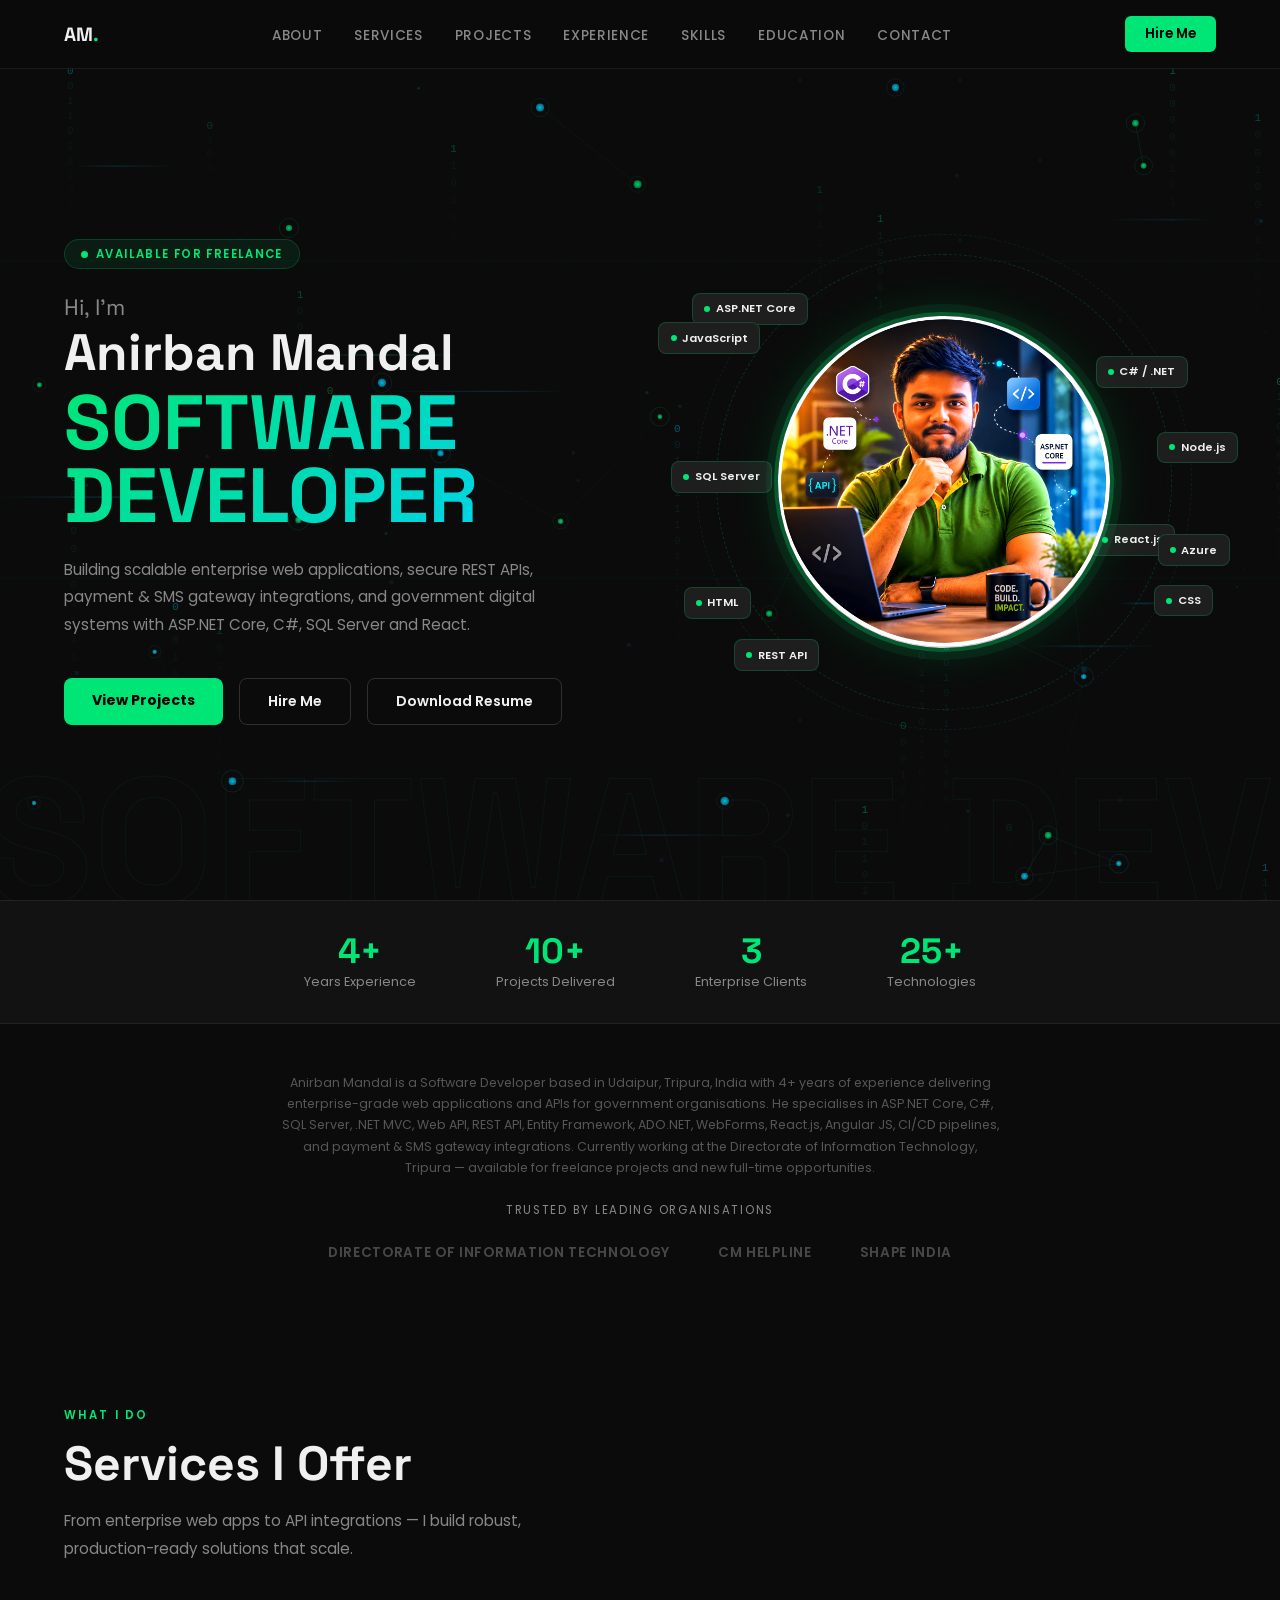
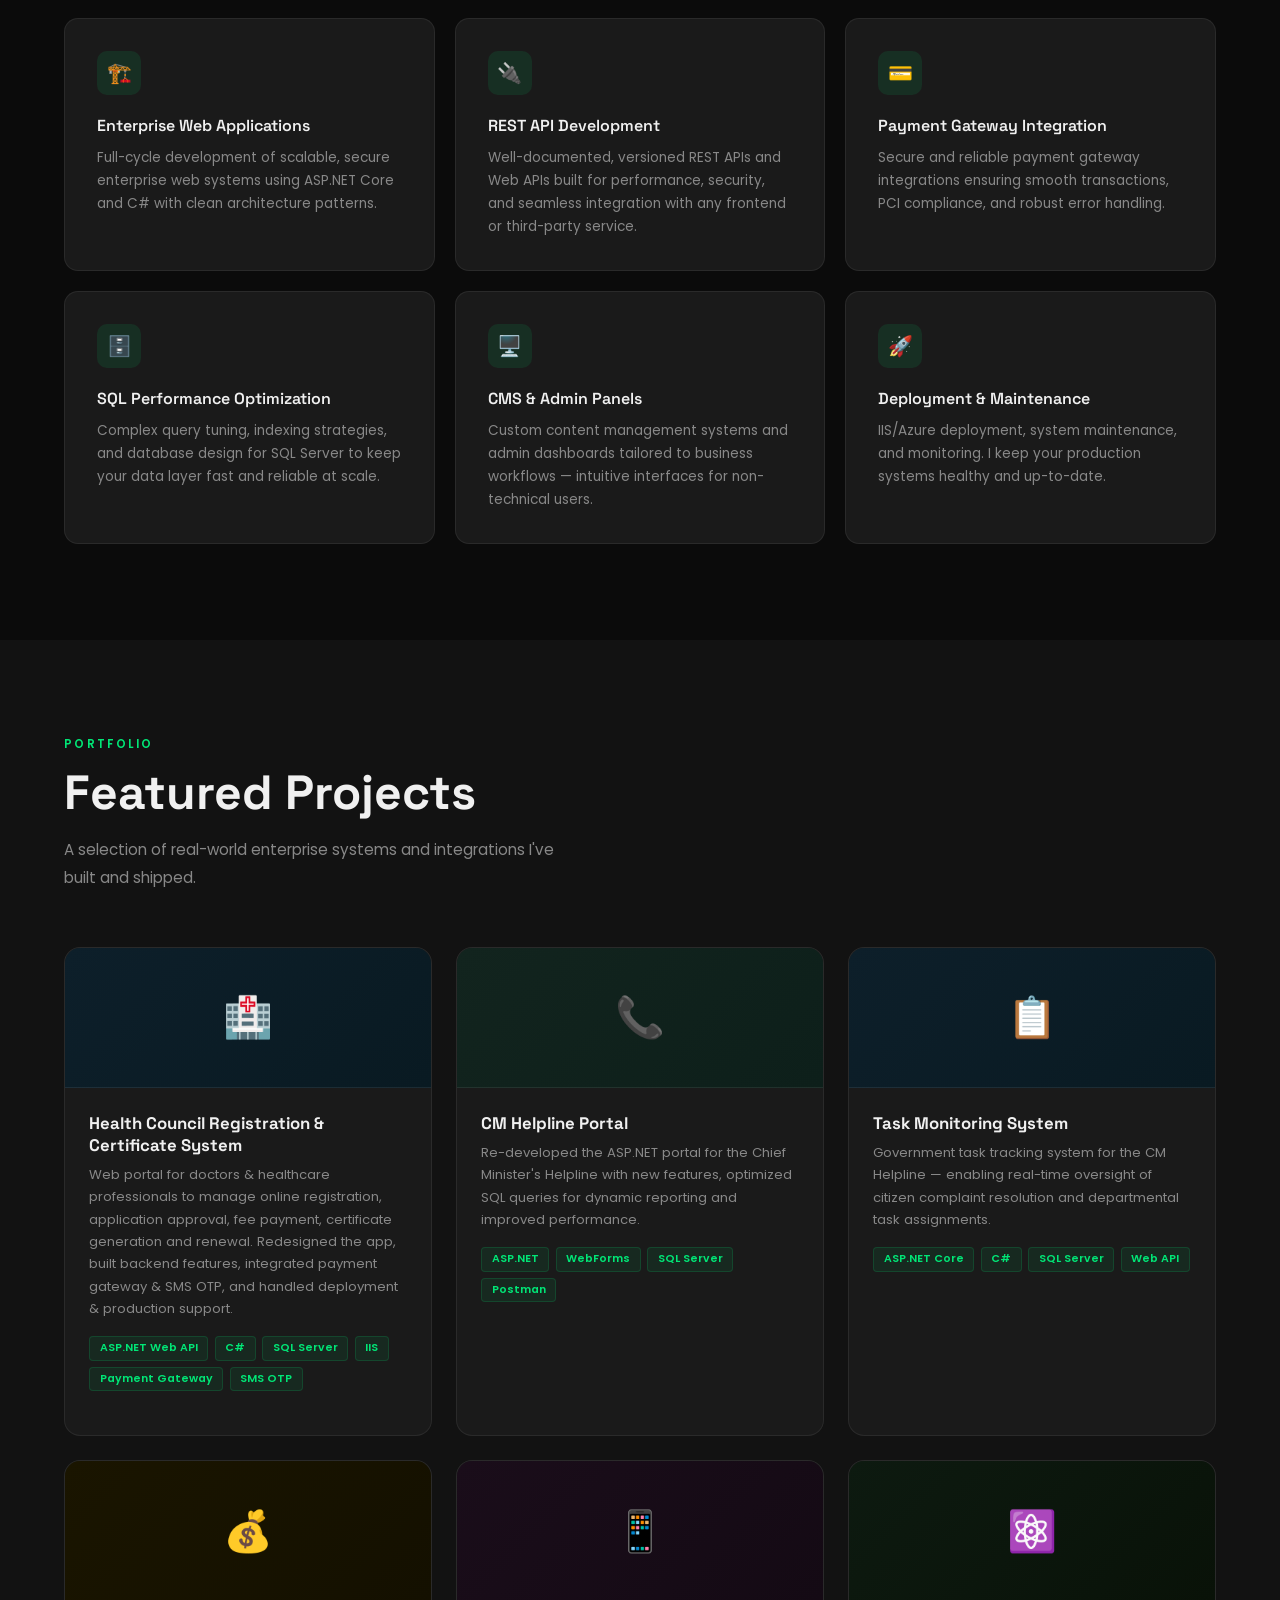
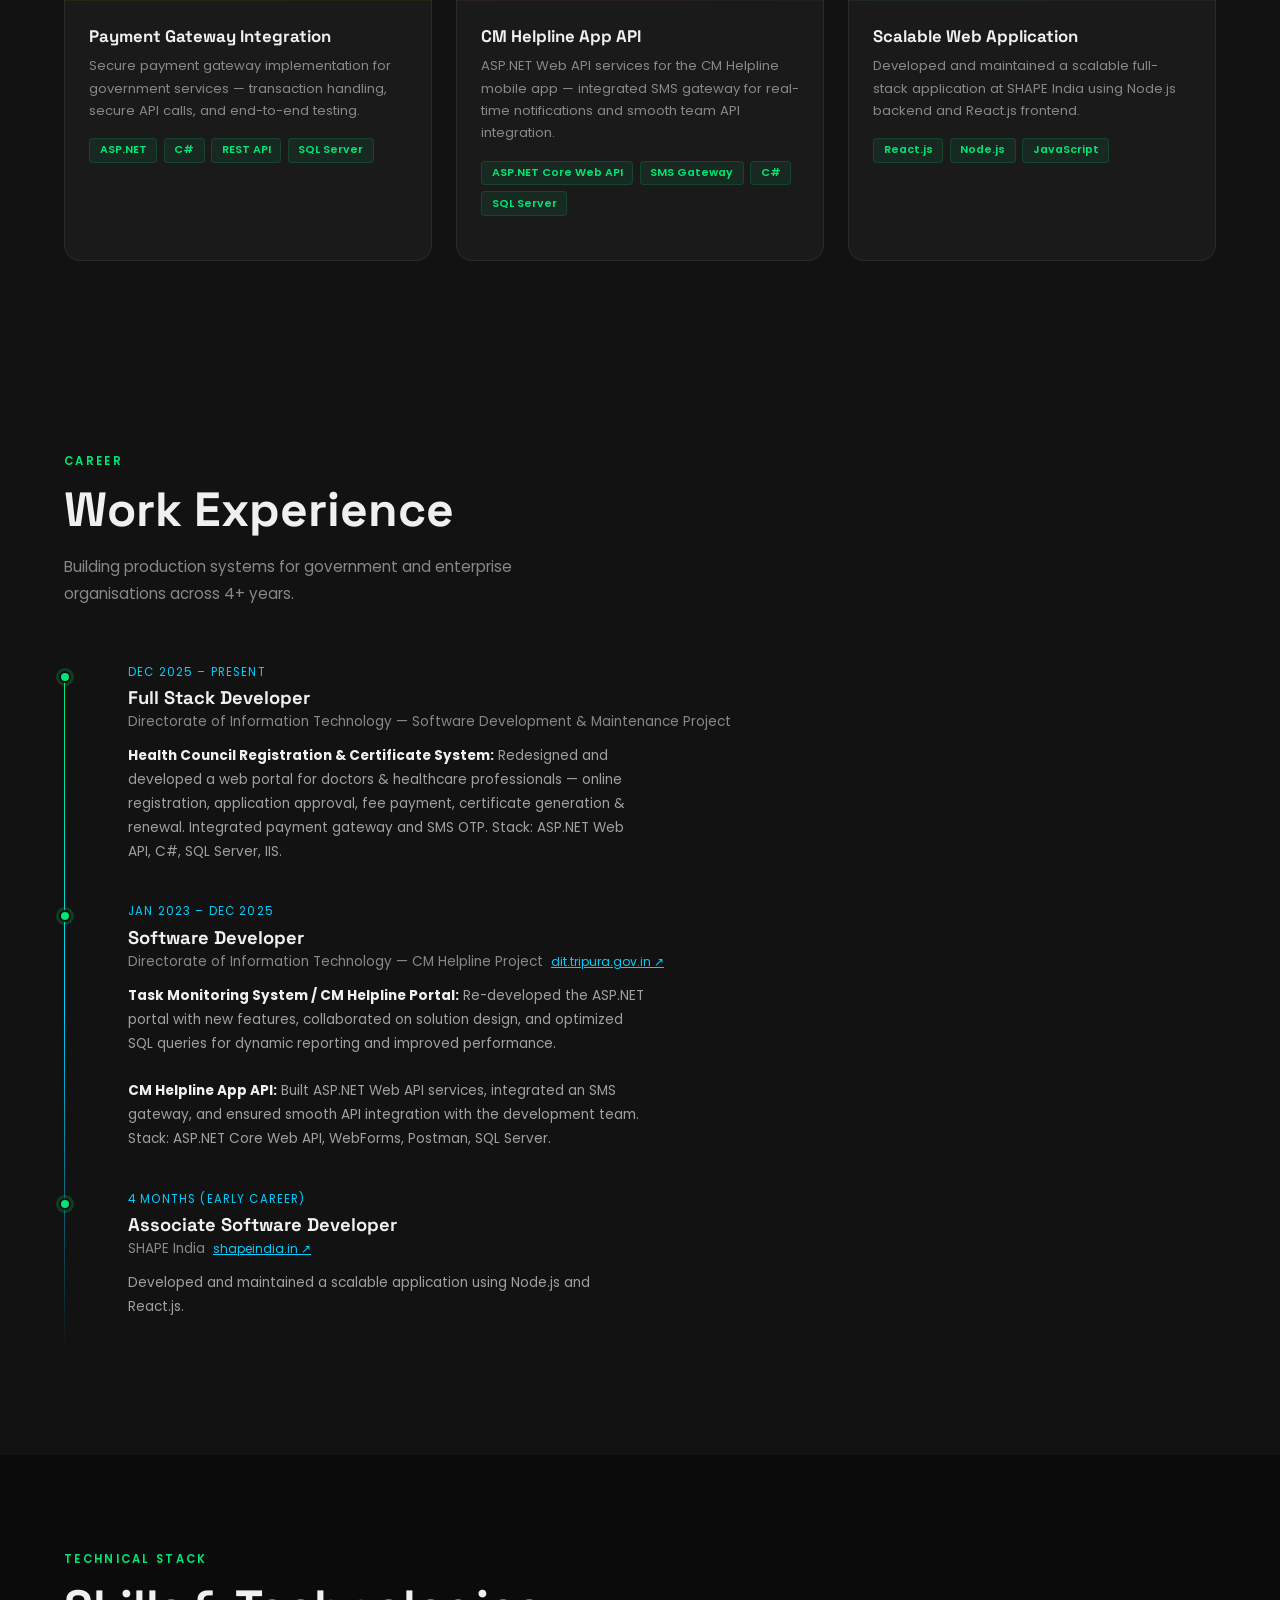
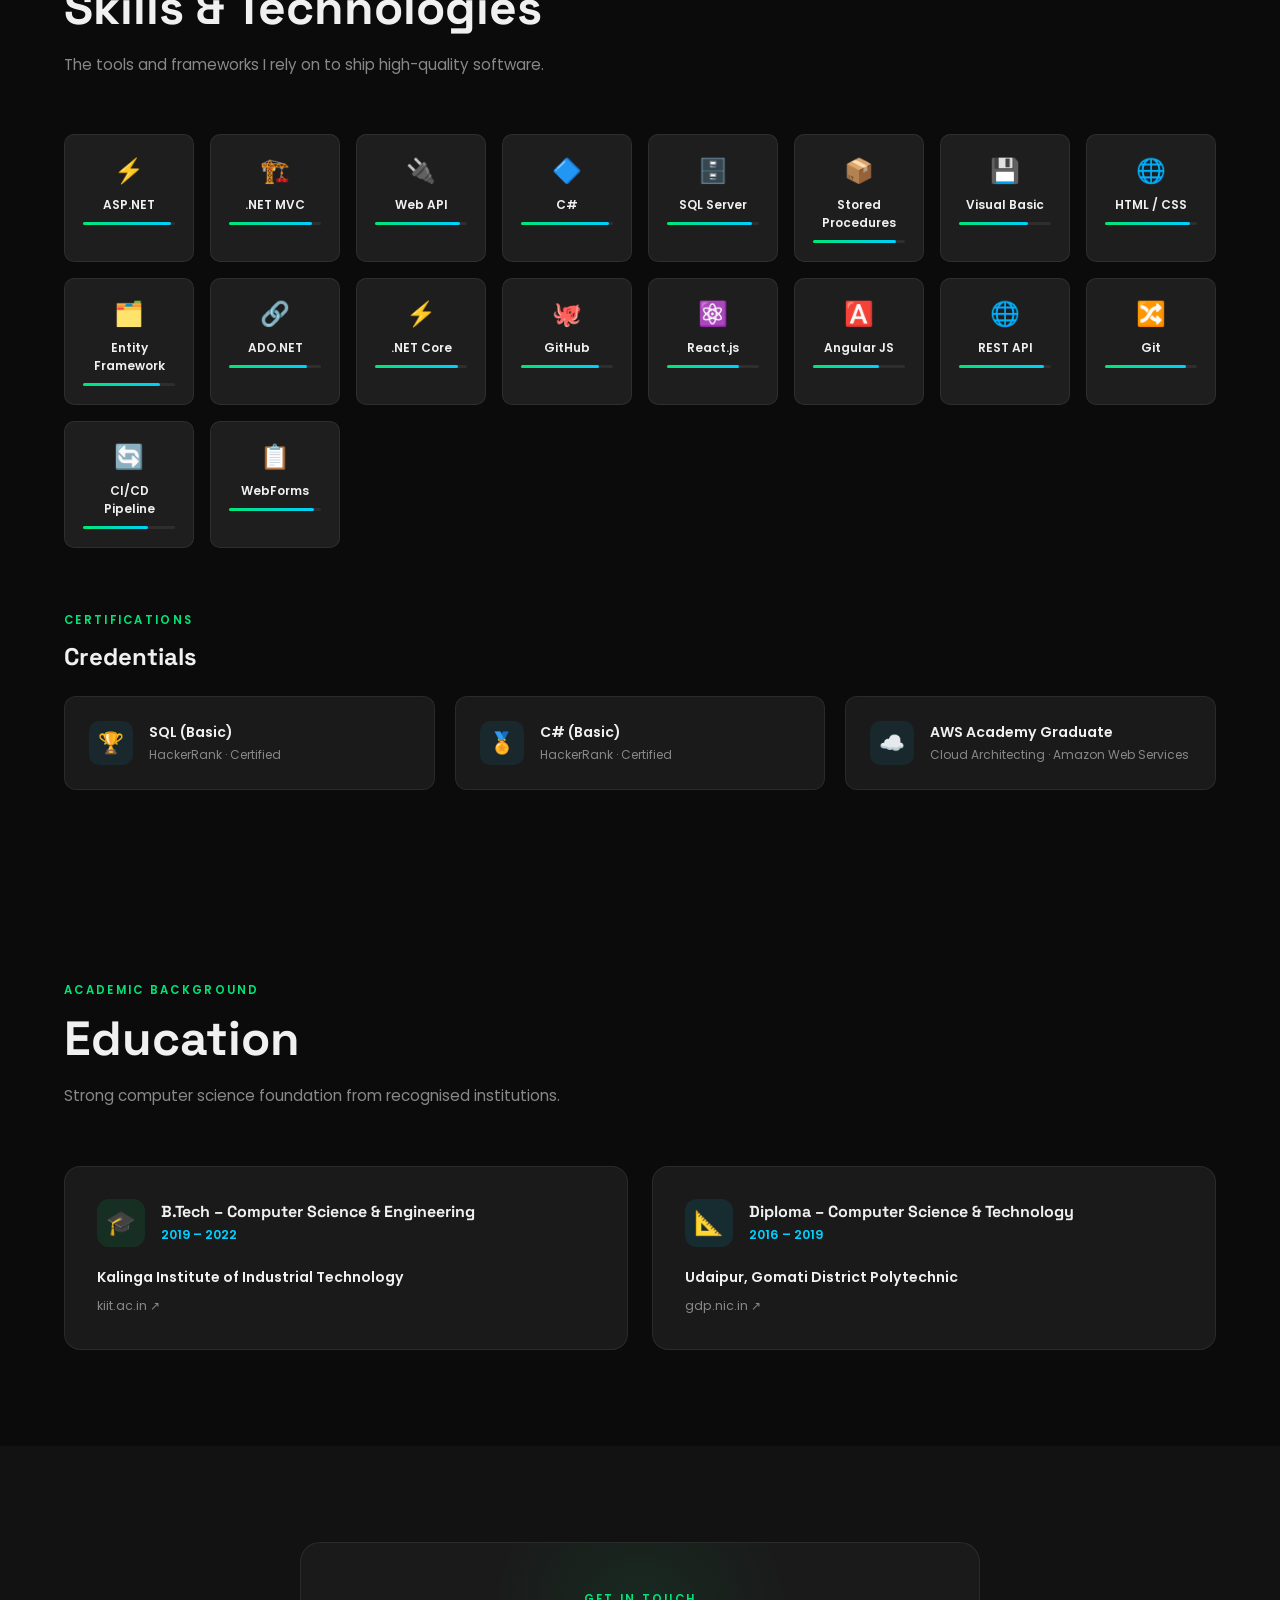
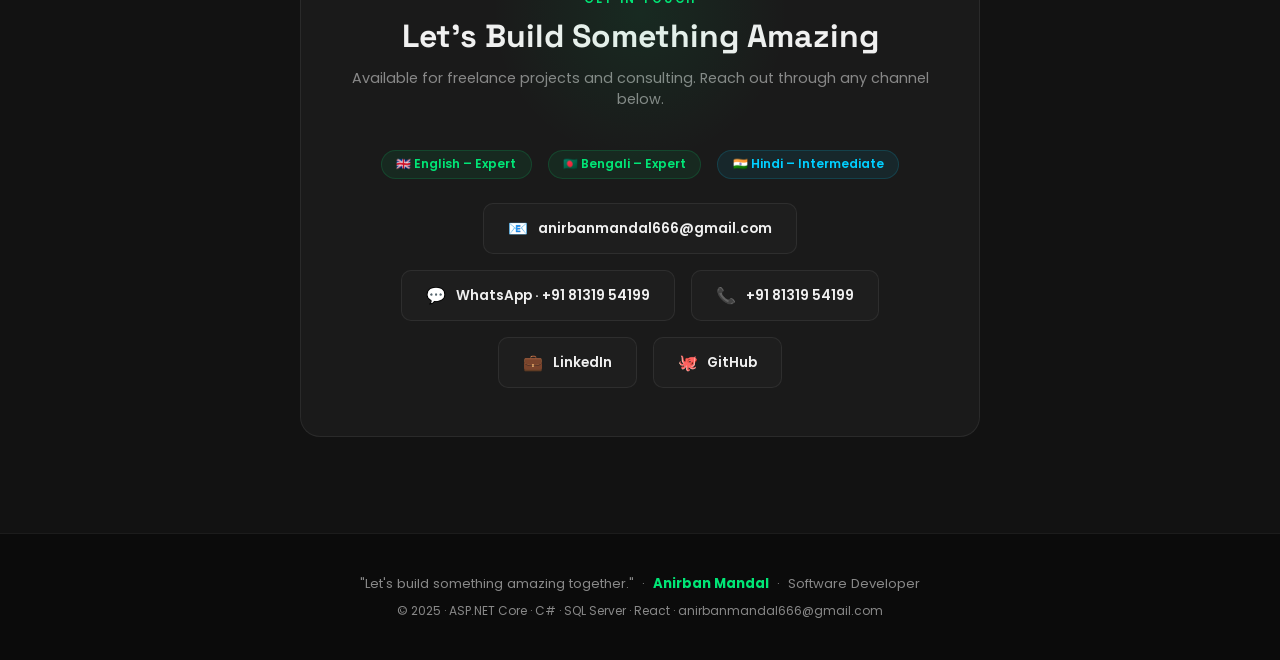
<file: anirban-portfolio (8).html>
<!DOCTYPE html>
<html lang="en">
<head>
<meta charset="UTF-8">
<meta name="viewport" content="width=device-width, initial-scale=1.0">

<!-- ═══ PRIMARY SEO ═══════════════════════════════════════════════════════ -->
<title>Anirban Mandal | ASP.NET Developer & Software Developer | Tripura, India</title>
<meta name="description" content="Anirban Mandal is an experienced Software Developer from Tripura, India specialising in ASP.NET Core, C#, SQL Server, REST API, React.js, payment gateway & SMS gateway integration. Available for freelance projects and full-time roles.">
<meta name="keywords" content="Anirban Mandal, ASP.NET developer, C# developer, software developer India, full stack developer Tripura, .NET developer freelance, SQL Server developer, REST API developer, payment gateway integration, SMS gateway developer, React developer India, government software developer, hire .NET developer India, web developer Tripura, ASP.NET Core freelancer">
<meta name="author" content="Anirban Mandal">
<meta name="robots" content="index, follow, max-snippet:-1, max-image-preview:large, max-video-preview:-1">
<link rel="canonical" href="https://anirbanmandal.dev/">

<!-- ═══ OPEN GRAPH (Facebook / LinkedIn previews) ════════════════════════ -->
<meta property="og:type" content="website">
<meta property="og:url" content="https://anirbanmandal.dev/">
<meta property="og:title" content="Anirban Mandal | ASP.NET & Software Developer">
<meta property="og:description" content="Software Developer specialising in ASP.NET Core, C#, SQL Server, REST APIs, and payment gateway integrations. 4+ years building enterprise government systems in India. Open to freelance & full-time opportunities.">
<meta property="og:image" content="https://anirbanmandal.dev/avatar.png">
<meta property="og:image:width" content="1200">
<meta property="og:image:height" content="630">
<meta property="og:locale" content="en_IN">
<meta property="og:site_name" content="Anirban Mandal — Portfolio">

<!-- ═══ TWITTER / X CARD ════════════════════════════════════════════════ -->
<meta name="twitter:card" content="summary_large_image">
<meta name="twitter:title" content="Anirban Mandal | ASP.NET & Software Developer">
<meta name="twitter:description" content="Software Developer · ASP.NET Core · C# · SQL Server · REST API · React · 4+ years · Tripura, India. Available for freelance & full-time.">
<meta name="twitter:image" content="https://anirbanmandal.dev/avatar.png">

<!-- ═══ GEO TARGETING ═══════════════════════════════════════════════════ -->
<meta name="geo.region" content="IN-TR">
<meta name="geo.placename" content="Udaipur, Tripura, India">

<!-- ═══ STRUCTURED DATA – Person + Website ══════════════════════════════ -->
<script type="application/ld+json">
{
  "@context": "https://schema.org",
  "@graph": [
    {
      "@type": "Person",
      "@id": "https://anirbanmandal.dev/#person",
      "name": "Anirban Mandal",
      "jobTitle": "Software Developer",
      "description": "Software Developer with 4+ years of experience building scalable enterprise web applications, REST APIs, and government digital systems using ASP.NET Core, C#, SQL Server, and React.js.",
      "url": "https://anirbanmandal.dev/",
      "image": "https://anirbanmandal.dev/avatar.png",
      "email": "anirbanmandal666@gmail.com",
      "telephone": "+918131954199",
      "address": {
        "@type": "PostalAddress",
        "addressLocality": "Udaipur",
        "addressRegion": "Tripura",
        "addressCountry": "IN"
      },
      "sameAs": [
        "https://www.linkedin.com/in/anirban-mandal-8aa34a1ba",
        "https://github.com"
      ],
      "knowsAbout": [
        "ASP.NET Core", "C#", ".NET MVC", "Web API", "REST API",
        "SQL Server", "Stored Procedures", "Entity Framework", "ADO.NET",
        "React.js", "Angular JS", "JavaScript", "HTML", "CSS",
        "WebForms", "Visual Basic", ".NET Core", "CI/CD Pipeline",
        "Payment Gateway Integration", "SMS Gateway Integration",
        "GitHub", "Git", "Windows IIS", "Azure"
      ],
      "hasCredential": [
        {
          "@type": "EducationalOccupationalCredential",
          "name": "SQL (Basic)",
          "credentialCategory": "Certificate",
          "recognizedBy": { "@type": "Organization", "name": "HackerRank" }
        },
        {
          "@type": "EducationalOccupationalCredential",
          "name": "C# (Basic)",
          "credentialCategory": "Certificate",
          "recognizedBy": { "@type": "Organization", "name": "HackerRank" }
        },
        {
          "@type": "EducationalOccupationalCredential",
          "name": "AWS Academy Graduate – Cloud Architecting",
          "credentialCategory": "Certificate",
          "recognizedBy": { "@type": "Organization", "name": "Amazon Web Services" }
        }
      ],
      "alumniOf": [
        {
          "@type": "CollegeOrUniversity",
          "name": "Kalinga Institute of Industrial Technology",
          "url": "https://kiit.ac.in/"
        },
        {
          "@type": "EducationalOrganization",
          "name": "Udaipur, Gomati District Polytechnic",
          "url": "https://gdp.nic.in/"
        }
      ],
      "worksFor": {
        "@type": "Organization",
        "name": "Directorate of Information Technology, Tripura",
        "url": "https://dit.tripura.gov.in/"
      }
    },
    {
      "@type": "WebSite",
      "@id": "https://anirbanmandal.dev/#website",
      "url": "https://anirbanmandal.dev/",
      "name": "Anirban Mandal — Software Developer Portfolio",
      "description": "Portfolio of Anirban Mandal, a Software Developer from Tripura, India.",
      "author": { "@id": "https://anirbanmandal.dev/#person" }
    },
    {
      "@type": "ProfilePage",
      "url": "https://anirbanmandal.dev/",
      "name": "Anirban Mandal — Software Developer",
      "mainEntity": { "@id": "https://anirbanmandal.dev/#person" }
    }
  ]
}
</script>

<!-- ═══ PERFORMANCE HINTS ════════════════════════════════════════════════ -->
<link rel="preconnect" href="https://fonts.googleapis.com">
<link rel="preconnect" href="https://fonts.gstatic.com" crossorigin>
<link href="https://fonts.googleapis.com/css2?family=Space+Grotesk:wght@300;400;500;600;700&family=Poppins:wght@300;400;500;600;700&display=swap" rel="stylesheet">
<style>
  :root {
    --black: #0B0B0B;
    --dark: #121212;
    --card: #1A1A1A;
    --card2: #1E1E1E;
    --green: #00E676;
    --cyan: #00CFFF;
    --white: #F0F0F0;
    --muted: #888;
    --border: rgba(255,255,255,0.07);
  }
  * { margin:0; padding:0; box-sizing:border-box; }
  html { scroll-behavior: smooth; }
  body {
    background: var(--black);
    color: var(--white);
    font-family: 'Poppins', sans-serif;
    overflow-x: hidden;
  }

  /* NAV */
  nav {
    position: fixed; top:0; left:0; right:0; z-index:100;
    display: flex; align-items: center; justify-content: space-between;
    padding: 1rem 5%;
    background: rgba(11,11,11,0.85);
    backdrop-filter: blur(16px);
    border-bottom: 1px solid var(--border);
  }
  .nav-logo {
    font-family: 'Space Grotesk', sans-serif;
    font-weight: 700; font-size: 1.2rem;
    color: var(--white);
    text-decoration: none;
  }
  .nav-logo span { color: var(--green); }
  .nav-links { display: flex; gap: 2rem; list-style: none; }
  .nav-links a {
    color: var(--muted); text-decoration: none; font-size: 0.85rem;
    font-weight: 500; letter-spacing: 0.05em; text-transform: uppercase;
    transition: color 0.2s;
  }
  .nav-links a:hover { color: var(--green); }
  .nav-cta {
    background: var(--green); color: #000;
    padding: 0.5rem 1.25rem; border-radius: 6px;
    font-size: 0.85rem; font-weight: 600; text-decoration: none;
    transition: opacity 0.2s;
  }
  .nav-cta:hover { opacity: 0.85; }

  /* HERO */
  .hero {
    min-height: 100vh;
    display: flex; align-items: center;
    padding: 8rem 5% 4rem;
    position: relative; overflow: hidden;
  }
  .hero-bg-text {
    position: absolute; bottom: -2rem; left: -1rem;
    font-family: 'Space Grotesk', sans-serif;
    font-size: clamp(80px, 14vw, 180px);
    font-weight: 900; line-height: 1;
    color: transparent;
    -webkit-text-stroke: 1px rgba(0,230,118,0.06);
    user-select: none; pointer-events: none;
    white-space: nowrap;
  }
  .hero-content {
    display: grid;
    grid-template-columns: 1fr 1fr;
    gap: 4rem; align-items: center;
    width: 100%; max-width: 1400px; margin: 0 auto;
    position: relative; z-index: 2;
  }
  .hero-tag {
    display: inline-flex; align-items: center; gap: 0.5rem;
    background: rgba(0,230,118,0.08);
    border: 1px solid rgba(0,230,118,0.2);
    color: var(--green); padding: 0.35rem 1rem;
    border-radius: 100px; font-size: 0.72rem; font-weight: 600;
    letter-spacing: 0.12em; text-transform: uppercase; margin-bottom: 1.5rem;
  }
  .hero-tag::before {
    content: ''; width: 7px; height: 7px; border-radius: 50%;
    background: var(--green);
    animation: pulse 2s infinite;
  }
  @keyframes pulse {
    0%,100% { opacity:1; }
    50% { opacity: 0.3; }
  }
  .hero-hi {
    font-family: 'Space Grotesk', sans-serif;
    font-size: 1.4rem; font-weight: 400; color: var(--muted);
    margin-bottom: 0.3rem;
  }
  .hero-name {
    font-family: 'Space Grotesk', sans-serif;
    font-size: clamp(2.2rem, 4vw, 3.5rem); font-weight: 700;
    margin-bottom: 0.5rem; line-height: 1;
  }
  .hero-title {
    font-family: 'Space Grotesk', sans-serif;
    font-size: clamp(3rem, 6vw, 5.5rem);
    font-weight: 900; line-height: 0.95;
    margin-bottom: 1.5rem;
    background: linear-gradient(135deg, var(--green) 0%, var(--cyan) 100%);
    -webkit-background-clip: text; -webkit-text-fill-color: transparent;
    background-clip: text;
  }
  .hero-sub {
    color: var(--muted); font-size: 0.95rem; line-height: 1.8;
    max-width: 480px; margin-bottom: 2.5rem;
  }
  .hero-btns { display: flex; gap: 1rem; flex-wrap: wrap; }
  .btn-primary {
    background: var(--green); color: #000;
    padding: 0.75rem 1.75rem; border-radius: 8px;
    font-weight: 700; font-size: 0.88rem; text-decoration: none;
    transition: transform 0.2s, opacity 0.2s;
  }
  .btn-primary:hover { transform: translateY(-2px); opacity: 0.9; }
  .btn-outline {
    background: transparent;
    border: 1px solid rgba(255,255,255,0.15);
    color: var(--white); padding: 0.75rem 1.75rem;
    border-radius: 8px; font-weight: 600; font-size: 0.88rem;
    text-decoration: none; transition: border-color 0.2s, transform 0.2s;
  }
  .btn-outline:hover { border-color: var(--green); transform: translateY(-2px); }

  /* AVATAR SECTION */
  .hero-right {
    display: flex; flex-direction: column;
    align-items: center; position: relative;
  }
  .avatar-wrap {
    position: relative; width: 420px; height: 420px;
    display: flex; align-items: center; justify-content: center;
  }
  .avatar-glow {
    position: absolute; inset: 0;
    background: radial-gradient(ellipse 70% 70% at 50% 50%, rgba(0,230,118,0.10) 0%, transparent 70%);
    pointer-events: none;
  }
  .orbit-ring {
    position: absolute; inset: -18px;
    border-radius: 50%;
    border: 1px dashed rgba(0,230,118,0.18);
    animation: spin 18s linear infinite;
    pointer-events: none;
  }
  .orbit-ring2 {
    position: absolute; inset: -38px;
    border-radius: 50%;
    border: 1px dashed rgba(0,207,255,0.10);
    animation: spin 30s linear infinite reverse;
    pointer-events: none;
  }
  @keyframes spin { from{transform:rotate(0deg);}to{transform:rotate(360deg);} }
  .avatar-img {
    width: 300px; height: 320px;
    border-radius: 50% 50% 45% 45% / 55% 55% 45% 45%;
    object-fit: cover; object-position: top;
    border: 3px solid rgba(0,230,118,0.3);
    position: relative; z-index: 2;
    filter: saturate(1.05) contrast(1.05);
  }
  .tech-badge {
    position: absolute; background: var(--card2);
    border: 1px solid rgba(0,230,118,0.2);
    border-radius: 8px; padding: 0.4rem 0.7rem;
    font-size: 0.7rem; font-weight: 600; color: var(--white);
    display: flex; align-items: center; gap: 0.35rem;
    white-space: nowrap; backdrop-filter: blur(8px);
    animation: float 3s ease-in-out infinite;
  }
  .tech-badge .dot { width:6px;height:6px;border-radius:50%;background:var(--green); }
  @keyframes float {
    0%,100%{transform:translateY(0);}
    50%{transform:translateY(-6px);}
  }
  .tb1{top:5%;left:-10%;animation-delay:0s;}
  .tb2{top:20%;right:-8%;animation-delay:0.4s;}
  .tb3{top:45%;left:-15%;animation-delay:0.8s;}
  .tb4{top:60%;right:-5%;animation-delay:1.2s;}
  .tb5{bottom:5%;left:0%;animation-delay:0.6s;}
  .tb6{top:38%;right:-20%;animation-delay:1.0s;}
  .tb7{top:75%;left:-12%;animation-delay:0.3s;}
  .tb8{bottom:18%;right:-14%;animation-delay:0.9s;}
  .tb9{top:12%;left:-18%;animation-delay:1.4s;}
  .tb10{bottom:30%;right:-18%;animation-delay:0.5s;}

  /* STATS STRIP */
  .stats-strip {
    border-top: 1px solid var(--border);
    border-bottom: 1px solid var(--border);
    padding: 2rem 5%;
    display: flex; justify-content: center; gap: 5rem;
    background: var(--dark);
  }
  .stat-item { text-align: center; }
  .stat-num {
    font-family: 'Space Grotesk', sans-serif;
    font-size: 2.2rem; font-weight: 700; color: var(--green);
    line-height: 1;
  }
  .stat-label { color: var(--muted); font-size: 0.8rem; margin-top: 0.3rem; }

  /* TRUSTED */
  .trusted {
    padding: 3rem 5%;
    text-align: center;
  }
  .trusted-label {
    font-size: 0.72rem; letter-spacing: 0.15em; text-transform: uppercase;
    color: var(--muted); margin-bottom: 1.5rem;
  }
  .trusted-logos {
    display: flex; justify-content: center;
    align-items: center; gap: 3rem; flex-wrap: wrap;
  }
  .trusted-logo {
    color: rgba(255,255,255,0.25); font-size: 0.85rem;
    font-weight: 600; letter-spacing: 0.05em; text-transform: uppercase;
    transition: color 0.2s;
  }
  .trusted-logo:hover { color: var(--green); }

  /* SECTIONS */
  section { padding: 6rem 5%; }
  .section-eyebrow {
    font-size: 0.72rem; letter-spacing: 0.2em; text-transform: uppercase;
    color: var(--green); margin-bottom: 0.75rem; font-weight: 600;
  }
  .section-title {
    font-family: 'Space Grotesk', sans-serif;
    font-size: clamp(2rem, 4vw, 3rem); font-weight: 700;
    margin-bottom: 1rem; line-height: 1.15;
  }
  .section-sub {
    color: var(--muted); font-size: 0.95rem; max-width: 520px;
    line-height: 1.8; margin-bottom: 3.5rem;
  }

  /* SERVICES */
  .services-grid {
    display: grid;
    grid-template-columns: repeat(auto-fit, minmax(280px, 1fr));
    gap: 1.25rem;
  }
  .service-card {
    background: var(--card);
    border: 1px solid var(--border);
    border-radius: 14px; padding: 2rem;
    transition: border-color 0.3s, transform 0.3s;
    position: relative; overflow: hidden;
  }
  .service-card::before {
    content: '';
    position: absolute; top:0; left:0; right:0; height: 2px;
    background: linear-gradient(90deg, var(--green), var(--cyan));
    opacity: 0; transition: opacity 0.3s;
  }
  .service-card:hover { border-color: rgba(0,230,118,0.25); transform: translateY(-4px); }
  .service-card:hover::before { opacity: 1; }
  .service-icon {
    width: 44px; height: 44px; border-radius: 10px;
    background: rgba(0,230,118,0.1); display: flex;
    align-items: center; justify-content: center;
    font-size: 1.25rem; margin-bottom: 1.25rem;
  }
  .service-title {
    font-family: 'Space Grotesk', sans-serif;
    font-size: 1rem; font-weight: 600; margin-bottom: 0.6rem;
  }
  .service-desc { color: var(--muted); font-size: 0.85rem; line-height: 1.7; }

  /* SKILLS */
  .skills-bg { background: var(--dark); }
  .skills-grid {
    display: grid;
    grid-template-columns: repeat(auto-fit, minmax(120px, 1fr));
    gap: 1rem;
  }
  .skill-pill {
    background: var(--card2);
    border: 1px solid var(--border);
    border-radius: 10px; padding: 1.1rem;
    text-align: center; transition: border-color 0.2s, transform 0.2s;
  }
  .skill-pill:hover { border-color: rgba(0,207,255,0.4); transform: translateY(-3px); }
  .skill-icon { font-size: 1.5rem; margin-bottom: 0.5rem; }
  .skill-name { font-size: 0.75rem; font-weight: 600; color: var(--white); }
  .skill-bar-wrap { margin-top: 0.5rem; background: rgba(255,255,255,0.07); border-radius: 4px; height: 3px; }
  .skill-bar { height: 3px; border-radius: 4px; background: linear-gradient(90deg, var(--green), var(--cyan)); }

  /* PROJECTS */
  .projects-grid {
    display: grid;
    grid-template-columns: repeat(auto-fit, minmax(320px, 1fr));
    gap: 1.5rem;
  }
  .project-card {
    background: var(--card); border: 1px solid var(--border);
    border-radius: 16px; overflow: hidden;
    transition: border-color 0.3s, transform 0.3s;
  }
  .project-card:hover { border-color: rgba(0,230,118,0.25); transform: translateY(-4px); }
  .project-header {
    height: 140px; display: flex; align-items: center; justify-content: center;
    font-size: 2.5rem; position: relative;
    border-bottom: 1px solid var(--border);
  }
  .project-body { padding: 1.5rem; }
  .project-title {
    font-family: 'Space Grotesk', sans-serif;
    font-size: 1.05rem; font-weight: 700; margin-bottom: 0.5rem;
  }
  .project-desc { color: var(--muted); font-size: 0.82rem; line-height: 1.7; margin-bottom: 1rem; }
  .tech-tags { display: flex; flex-wrap: wrap; gap: 0.4rem; margin-bottom: 1.25rem; }
  .tech-tag {
    background: rgba(0,230,118,0.08); border: 1px solid rgba(0,230,118,0.15);
    color: var(--green); padding: 0.2rem 0.6rem;
    border-radius: 4px; font-size: 0.68rem; font-weight: 600;
  }
  .project-actions { display: flex; gap: 0.75rem; }
  .project-btn {
    flex: 1; text-align: center; padding: 0.55rem;
    border-radius: 7px; font-size: 0.78rem; font-weight: 600;
    text-decoration: none; transition: opacity 0.2s;
  }
  .project-btn.demo { background: var(--green); color: #000; }
  .project-btn:hover { opacity: 0.8; }

  /* TIMELINE */
  .exp-bg { background: var(--dark); }
  .timeline { position: relative; padding-left: 2rem; }
  .timeline::before {
    content: ''; position: absolute; left: 0; top: 0.6rem; bottom: 0.6rem;
    width: 1px; background: linear-gradient(to bottom, var(--green), var(--cyan), transparent);
  }
  .tl-item {
    position: relative; padding: 0 0 2.5rem 2rem;
  }
  .tl-dot {
    position: absolute; left: -2.3rem; top: 0.45rem;
    width: 12px; height: 12px; border-radius: 50%;
    background: var(--green); border: 2px solid var(--black);
    box-shadow: 0 0 0 3px rgba(0,230,118,0.2);
  }
  .tl-period {
    font-size: 0.72rem; color: var(--cyan);
    letter-spacing: 0.1em; text-transform: uppercase; margin-bottom: 0.35rem;
  }
  .tl-role {
    font-family: 'Space Grotesk', sans-serif;
    font-size: 1.15rem; font-weight: 700; margin-bottom: 0.2rem;
  }
  .tl-company {
    font-size: 0.85rem; color: var(--muted); margin-bottom: 0.75rem;
  }
  .tl-desc { color: rgba(255,255,255,0.6); font-size: 0.85rem; line-height: 1.75; max-width: 520px; }

  /* CERTS */
  .certs-grid {
    display: grid;
    grid-template-columns: repeat(auto-fit, minmax(240px, 1fr));
    gap: 1.25rem;
  }
  .cert-card {
    background: var(--card); border: 1px solid var(--border);
    border-radius: 12px; padding: 1.5rem;
    display: flex; align-items: center; gap: 1rem;
    transition: border-color 0.2s;
  }
  .cert-card:hover { border-color: rgba(0,207,255,0.3); }
  .cert-icon {
    width: 44px; height: 44px; border-radius: 10px;
    background: rgba(0,207,255,0.08);
    display: flex; align-items: center; justify-content: center;
    font-size: 1.3rem; flex-shrink: 0;
  }
  .cert-name { font-size: 0.88rem; font-weight: 600; margin-bottom: 0.2rem; }
  .cert-issuer { font-size: 0.75rem; color: var(--muted); }

  /* CONTACT */
  .contact-bg { background: var(--dark); }
  .contact-card {
    max-width: 680px; margin: 0 auto;
    background: var(--card); border: 1px solid var(--border);
    border-radius: 20px; padding: 3rem;
    text-align: center;
    position: relative; overflow: hidden;
  }
  .contact-card::before {
    content: '';
    position: absolute; top: -80px; left: 50%; transform: translateX(-50%);
    width: 300px; height: 300px; border-radius: 50%;
    background: radial-gradient(circle, rgba(0,230,118,0.08) 0%, transparent 70%);
    pointer-events: none;
  }
  .contact-title {
    font-family: 'Space Grotesk', sans-serif;
    font-size: 2rem; font-weight: 700; margin-bottom: 0.75rem;
  }
  .contact-sub { color: var(--muted); font-size: 0.9rem; margin-bottom: 2.5rem; }
  .contact-links {
    display: flex; justify-content: center; flex-wrap: wrap; gap: 1rem;
  }
  .contact-link {
    display: flex; align-items: center; gap: 0.6rem;
    background: var(--card2); border: 1px solid var(--border);
    color: var(--white); padding: 0.75rem 1.5rem;
    border-radius: 10px; text-decoration: none; font-size: 0.85rem; font-weight: 600;
    transition: border-color 0.2s, transform 0.2s;
  }
  .contact-link:hover { border-color: var(--green); color: var(--green); transform: translateY(-2px); }
  .contact-link .icon { font-size: 1rem; }

  /* FOOTER */
  footer {
    text-align: center; padding: 2.5rem 5%;
    border-top: 1px solid var(--border);
    color: var(--muted); font-size: 0.82rem;
  }
  footer strong { color: var(--green); }

  /* IT Data Transfer Canvas */
  #particles { position:fixed; inset:0; pointer-events:none; z-index:0; }

  /* Responsive */
  @media(max-width: 800px){
    .hero-content { grid-template-columns: 1fr; text-align: center; }
    .hero-right { margin-top: 2rem; }
    .hero-tag { margin: 0 auto 1.5rem; }
    .hero-btns { justify-content: center; }
    nav { padding: 0.75rem 4%; }
    .nav-links { display: none; }
    .stats-strip { gap: 2rem; flex-wrap: wrap; }
    .avatar-wrap { width: 280px; height: 320px; }
    .avatar-img { width: 220px; height: 240px; }
    .tb3,.tb6 { display: none; }
    .trusted-logos { gap: 1.5rem; }
  }
</style>
</head>
<body>

<canvas id="particles"></canvas>

<!-- NAV -->
<nav role="navigation" aria-label="Main navigation">
  <a href="#" class="nav-logo">AM<span>.</span></a>
  <ul class="nav-links">
    <li><a href="#about">About</a></li>
    <li><a href="#services">Services</a></li>
    <li><a href="#projects">Projects</a></li>
    <li><a href="#experience">Experience</a></li>
    <li><a href="#skills">Skills</a></li>
    <li><a href="#education">Education</a></li>
    <li><a href="#contact">Contact</a></li>
  </ul>
  <a href="#contact" class="nav-cta">Hire Me</a>
</nav>

<!-- HERO -->
<main id="main-content">
<section class="hero" aria-label="Hero introduction">
  <!-- Hidden SEO headline for crawlers -->
  <h1 style="position:absolute;width:1px;height:1px;overflow:hidden;clip:rect(0,0,0,0);white-space:nowrap;">Anirban Mandal — Software Developer specialising in ASP.NET Core, C#, SQL Server, REST API and React.js. Available for freelance and full-time roles in India.</h1>
  <div class="hero-bg-text">SOFTWARE DEV</div>
  <div class="hero-content">
    <div class="hero-left">
      <div class="hero-tag">Available for Freelance</div>
      <div class="hero-hi">Hi, I'm</div>
      <div class="hero-name">Anirban Mandal</div>
      <div class="hero-title">SOFTWARE<br>DEVELOPER</div>
      <p class="hero-sub">Building scalable enterprise web applications, secure REST APIs, payment &amp; SMS gateway integrations, and government digital systems with ASP.NET Core, C#, SQL Server and React.</p>
      <div class="hero-btns">
        <a href="#projects" class="btn-primary">View Projects</a>
        <a href="#contact" class="btn-outline">Hire Me</a>
        <a href="https://drive.google.com/file/d/1u5a_xiXhZrbgHD9-ykwviWEy0EGEY8QJ/view?usp=sharing" class="btn-outline">Download Resume</a>
      </div>
    </div>

    <div class="hero-right">
      <div class="avatar-wrap">
        <div class="avatar-glow"></div>
        <div class="orbit-ring"></div>
        <div class="orbit-ring2"></div>

        <div class="tech-badge tb1"><span class="dot"></span>ASP.NET Core</div>
        <div class="tech-badge tb2"><span class="dot"></span>C# / .NET</div>
        <div class="tech-badge tb3"><span class="dot"></span>SQL Server</div>
        <div class="tech-badge tb4"><span class="dot"></span>React.js</div>
        <div class="tech-badge tb5"><span class="dot"></span>REST API</div>
        <div class="tech-badge tb6"><span class="dot"></span>Node.js</div>
        <div class="tech-badge tb7"><span class="dot"></span>HTML</div>
        <div class="tech-badge tb8"><span class="dot"></span>CSS</div>
        <div class="tech-badge tb9"><span class="dot"></span>JavaScript</div>
        <div class="tech-badge tb10"><span class="dot"></span>Azure</div>

        <!-- Real avatar photo -->
        <img
          src="avatar.png"
          alt="Anirban Mandal — Full Stack Developer"
          class="avatar-img"
          style="position:relative;z-index:2;width:340px;height:340px;border-radius:50%;object-fit:cover;object-position:top center;border:4px solid rgba(0,230,118,0.35);box-shadow:0 0 0 8px rgba(0,230,118,0.07), 0 0 60px rgba(0,230,118,0.12);"
        />
      </div>
    </div>
  </div>
</section>

<!-- STATS -->
<div class="stats-strip" aria-label="Career highlights">
  <div class="stat-item">
    <div class="stat-num">4+</div>
    <div class="stat-label">Years Experience</div>
  </div>
  <div class="stat-item">
    <div class="stat-num">10+</div>
    <div class="stat-label">Projects Delivered</div>
  </div>
  <div class="stat-item">
    <div class="stat-num">3</div>
    <div class="stat-label">Enterprise Clients</div>
  </div>
  <div class="stat-item">
    <div class="stat-num">25+</div>
    <div class="stat-label">Technologies</div>
  </div>
</div>

<!-- TRUSTED BY -->
<div class="trusted" id="about">
  <!-- SEO paragraph — visible to crawlers, styled to blend -->
  <p style="font-size:0.78rem;color:rgba(136,136,136,0.6);max-width:720px;margin:0 auto 1.5rem;line-height:1.7;">
    Anirban Mandal is a Software Developer based in Udaipur, Tripura, India with 4+ years of experience delivering enterprise-grade web applications and APIs for government organisations. He specialises in ASP.NET Core, C#, SQL Server, .NET MVC, Web API, REST API, Entity Framework, ADO.NET, WebForms, React.js, Angular JS, CI/CD pipelines, and payment &amp; SMS gateway integrations. Currently working at the Directorate of Information Technology, Tripura — available for freelance projects and new full-time opportunities.
  </p>
  <div class="trusted-label">Trusted by leading organisations</div>
  <div class="trusted-logos">
    <div class="trusted-logo">Directorate of Information Technology</div>
    <div class="trusted-logo">CM Helpline</div>
    <div class="trusted-logo">SHAPE India</div>
  </div>
</div>

<!-- SERVICES -->
<section id="services" aria-label="Services offered">
  <div class="section-eyebrow">What I Do</div>
  <h2 class="section-title">Services I Offer</h2>
  <p class="section-sub">From enterprise web apps to API integrations — I build robust, production-ready solutions that scale.</p>
  <div class="services-grid">
    <div class="service-card">
      <div class="service-icon">🏗️</div>
      <div class="service-title">Enterprise Web Applications</div>
      <p class="service-desc">Full-cycle development of scalable, secure enterprise web systems using ASP.NET Core and C# with clean architecture patterns.</p>
    </div>
    <div class="service-card">
      <div class="service-icon">🔌</div>
      <div class="service-title">REST API Development</div>
      <p class="service-desc">Well-documented, versioned REST APIs and Web APIs built for performance, security, and seamless integration with any frontend or third-party service.</p>
    </div>
    <div class="service-card">
      <div class="service-icon">💳</div>
      <div class="service-title">Payment Gateway Integration</div>
      <p class="service-desc">Secure and reliable payment gateway integrations ensuring smooth transactions, PCI compliance, and robust error handling.</p>
    </div>
    <div class="service-card">
      <div class="service-icon">🗄️</div>
      <div class="service-title">SQL Performance Optimization</div>
      <p class="service-desc">Complex query tuning, indexing strategies, and database design for SQL Server to keep your data layer fast and reliable at scale.</p>
    </div>
    <div class="service-card">
      <div class="service-icon">🖥️</div>
      <div class="service-title">CMS & Admin Panels</div>
      <p class="service-desc">Custom content management systems and admin dashboards tailored to business workflows — intuitive interfaces for non-technical users.</p>
    </div>
    <div class="service-card">
      <div class="service-icon">🚀</div>
      <div class="service-title">Deployment & Maintenance</div>
      <p class="service-desc">IIS/Azure deployment, system maintenance, and monitoring. I keep your production systems healthy and up-to-date.</p>
    </div>
  </div>
</section>

<!-- PROJECTS -->
<section id="projects" style="background:var(--dark);" aria-label="Featured projects">
  <div class="section-eyebrow">Portfolio</div>
  <h2 class="section-title">Featured Projects</h2>
  <p class="section-sub">A selection of real-world enterprise systems and integrations I've built and shipped.</p>
  <div class="projects-grid">
    <div class="project-card">
      <div class="project-header" style="background:linear-gradient(135deg,#0d1f2a,#091a22);">🏥</div>
      <div class="project-body">
        <div class="project-title">Health Council Registration & Certificate System</div>
        <p class="project-desc">Web portal for doctors & healthcare professionals to manage online registration, application approval, fee payment, certificate generation and renewal. Redesigned the app, built backend features, integrated payment gateway & SMS OTP, and handled deployment & production support.</p>
        <div class="tech-tags">
          <span class="tech-tag">ASP.NET Web API</span>
          <span class="tech-tag">C#</span>
          <span class="tech-tag">SQL Server</span>
          <span class="tech-tag">IIS</span>
          <span class="tech-tag">Payment Gateway</span>
          <span class="tech-tag">SMS OTP</span>
        </div>
      </div>
    </div>
    <div class="project-card">
      <div class="project-header" style="background:linear-gradient(135deg,#12241e,#0d1f1a);">📞</div>
      <div class="project-body">
        <div class="project-title">CM Helpline Portal</div>
        <p class="project-desc">Re-developed the ASP.NET portal for the Chief Minister's Helpline with new features, optimized SQL queries for dynamic reporting and improved performance.</p>
        <div class="tech-tags">
          <span class="tech-tag">ASP.NET</span>
          <span class="tech-tag">WebForms</span>
          <span class="tech-tag">SQL Server</span>
          <span class="tech-tag">Postman</span>
        </div>
      </div>
    </div>
    <div class="project-card">
      <div class="project-header" style="background:linear-gradient(135deg,#0d1f2a,#091a22);">📋</div>
      <div class="project-body">
        <div class="project-title">Task Monitoring System</div>
        <p class="project-desc">Government task tracking system for the CM Helpline — enabling real-time oversight of citizen complaint resolution and departmental task assignments.</p>
        <div class="tech-tags">
          <span class="tech-tag">ASP.NET Core</span>
          <span class="tech-tag">C#</span>
          <span class="tech-tag">SQL Server</span>
          <span class="tech-tag">Web API</span>
        </div>
      </div>
    </div>
    <div class="project-card">
      <div class="project-header" style="background:linear-gradient(135deg,#1a1500,#141000);">💰</div>
      <div class="project-body">
        <div class="project-title">Payment Gateway Integration</div>
        <p class="project-desc">Secure payment gateway implementation for government services — transaction handling, secure API calls, and end-to-end testing.</p>
        <div class="tech-tags">
          <span class="tech-tag">ASP.NET</span>
          <span class="tech-tag">C#</span>
          <span class="tech-tag">REST API</span>
          <span class="tech-tag">SQL Server</span>
        </div>
      </div>
    </div>
    <div class="project-card">
      <div class="project-header" style="background:linear-gradient(135deg,#1a0d1a,#140a14);">📱</div>
      <div class="project-body">
        <div class="project-title">CM Helpline App API</div>
        <p class="project-desc">ASP.NET Web API services for the CM Helpline mobile app — integrated SMS gateway for real-time notifications and smooth team API integration.</p>
        <div class="tech-tags">
          <span class="tech-tag">ASP.NET Core Web API</span>
          <span class="tech-tag">SMS Gateway</span>
          <span class="tech-tag">C#</span>
          <span class="tech-tag">SQL Server</span>
        </div>
      </div>
    </div>
    <div class="project-card">
      <div class="project-header" style="background:linear-gradient(135deg,#0d1a10,#091208);">⚛️</div>
      <div class="project-body">
        <div class="project-title">Scalable Web Application</div>
        <p class="project-desc">Developed and maintained a scalable full-stack application at SHAPE India using Node.js backend and React.js frontend.</p>
        <div class="tech-tags">
          <span class="tech-tag">React.js</span>
          <span class="tech-tag">Node.js</span>
          <span class="tech-tag">JavaScript</span>
        </div>
      </div>
    </div>
  </div>
</section>

<!-- EXPERIENCE -->
<section id="experience" class="exp-bg" aria-label="Work experience">
  <div class="section-eyebrow">Career</div>
  <h2 class="section-title">Work Experience</h2>
  <p class="section-sub">Building production systems for government and enterprise organisations across 4+ years.</p>
  <div class="timeline">
    <div class="tl-item">
      <div class="tl-dot"></div>
      <div class="tl-period">Dec 2025 – Present</div>
      <div class="tl-role">Full Stack Developer</div>
      <div class="tl-company">Directorate of Information Technology — Software Development &amp; Maintenance Project</div>
      <p class="tl-desc"><strong style="color:var(--white);">Health Council Registration &amp; Certificate System:</strong> Redesigned and developed a web portal for doctors &amp; healthcare professionals — online registration, application approval, fee payment, certificate generation &amp; renewal. Integrated payment gateway and SMS OTP. Stack: ASP.NET Web API, C#, SQL Server, IIS.</p>
    </div>
    <div class="tl-item">
      <div class="tl-dot"></div>
      <div class="tl-period">Jan 2023 – Dec 2025</div>
      <div class="tl-role">Software Developer</div>
      <div class="tl-company">Directorate of Information Technology — CM Helpline Project &nbsp;<a href="https://dit.tripura.gov.in/" target="_blank" style="color:var(--cyan);font-size:0.75rem;">dit.tripura.gov.in ↗</a></div>
      <p class="tl-desc"><strong style="color:var(--white);">Task Monitoring System / CM Helpline Portal:</strong> Re-developed the ASP.NET portal with new features, collaborated on solution design, and optimized SQL queries for dynamic reporting and improved performance.<br><br><strong style="color:var(--white);">CM Helpline App API:</strong> Built ASP.NET Web API services, integrated an SMS gateway, and ensured smooth API integration with the development team. Stack: ASP.NET Core Web API, WebForms, Postman, SQL Server.</p>
    </div>
    <div class="tl-item">
      <div class="tl-dot"></div>
      <div class="tl-period">4 Months (Early Career)</div>
      <div class="tl-role">Associate Software Developer</div>
      <div class="tl-company">SHAPE India &nbsp;<a href="https://www.shapeindia.in/" target="_blank" style="color:var(--cyan);font-size:0.75rem;">shapeindia.in ↗</a></div>
      <p class="tl-desc">Developed and maintained a scalable application using Node.js and React.js.</p>
    </div>
  </div>
</section>

<!-- SKILLS -->
<section id="skills" aria-label="Skills and technologies">
  <div class="section-eyebrow">Technical Stack</div>
  <h2 class="section-title">Skills & Technologies</h2>
  <p class="section-sub">The tools and frameworks I rely on to ship high-quality software.</p>
  <div class="skills-grid">
    <div class="skill-pill">
      <div class="skill-icon">⚡</div>
      <div class="skill-name">ASP.NET</div>
      <div class="skill-bar-wrap"><div class="skill-bar" style="width:95%"></div></div>
    </div>
    <div class="skill-pill">
      <div class="skill-icon">🏗️</div>
      <div class="skill-name">.NET MVC</div>
      <div class="skill-bar-wrap"><div class="skill-bar" style="width:90%"></div></div>
    </div>
    <div class="skill-pill">
      <div class="skill-icon">🔌</div>
      <div class="skill-name">Web API</div>
      <div class="skill-bar-wrap"><div class="skill-bar" style="width:92%"></div></div>
    </div>
    <div class="skill-pill">
      <div class="skill-icon">🔷</div>
      <div class="skill-name">C#</div>
      <div class="skill-bar-wrap"><div class="skill-bar" style="width:95%"></div></div>
    </div>
    <div class="skill-pill">
      <div class="skill-icon">🗄️</div>
      <div class="skill-name">SQL Server</div>
      <div class="skill-bar-wrap"><div class="skill-bar" style="width:92%"></div></div>
    </div>
    <div class="skill-pill">
      <div class="skill-icon">📦</div>
      <div class="skill-name">Stored Procedures</div>
      <div class="skill-bar-wrap"><div class="skill-bar" style="width:90%"></div></div>
    </div>
    <div class="skill-pill">
      <div class="skill-icon">💾</div>
      <div class="skill-name">Visual Basic</div>
      <div class="skill-bar-wrap"><div class="skill-bar" style="width:75%"></div></div>
    </div>
    <div class="skill-pill">
      <div class="skill-icon">🌐</div>
      <div class="skill-name">HTML / CSS</div>
      <div class="skill-bar-wrap"><div class="skill-bar" style="width:92%"></div></div>
    </div>
    <div class="skill-pill">
      <div class="skill-icon">🗂️</div>
      <div class="skill-name">Entity Framework</div>
      <div class="skill-bar-wrap"><div class="skill-bar" style="width:83%"></div></div>
    </div>
    <div class="skill-pill">
      <div class="skill-icon">🔗</div>
      <div class="skill-name">ADO.NET</div>
      <div class="skill-bar-wrap"><div class="skill-bar" style="width:85%"></div></div>
    </div>
    <div class="skill-pill">
      <div class="skill-icon">⚡</div>
      <div class="skill-name">.NET Core</div>
      <div class="skill-bar-wrap"><div class="skill-bar" style="width:90%"></div></div>
    </div>
    <div class="skill-pill">
      <div class="skill-icon">🐙</div>
      <div class="skill-name">GitHub</div>
      <div class="skill-bar-wrap"><div class="skill-bar" style="width:85%"></div></div>
    </div>
    <div class="skill-pill">
      <div class="skill-icon">⚛️</div>
      <div class="skill-name">React.js</div>
      <div class="skill-bar-wrap"><div class="skill-bar" style="width:78%"></div></div>
    </div>
    <div class="skill-pill">
      <div class="skill-icon">🅰️</div>
      <div class="skill-name">Angular JS</div>
      <div class="skill-bar-wrap"><div class="skill-bar" style="width:72%"></div></div>
    </div>
    <div class="skill-pill">
      <div class="skill-icon">🌐</div>
      <div class="skill-name">REST API</div>
      <div class="skill-bar-wrap"><div class="skill-bar" style="width:92%"></div></div>
    </div>
    <div class="skill-pill">
      <div class="skill-icon">🔀</div>
      <div class="skill-name">Git</div>
      <div class="skill-bar-wrap"><div class="skill-bar" style="width:88%"></div></div>
    </div>
    <div class="skill-pill">
      <div class="skill-icon">🔄</div>
      <div class="skill-name">CI/CD Pipeline</div>
      <div class="skill-bar-wrap"><div class="skill-bar" style="width:70%"></div></div>
    </div>
    <div class="skill-pill">
      <div class="skill-icon">📋</div>
      <div class="skill-name">WebForms</div>
      <div class="skill-bar-wrap"><div class="skill-bar" style="width:92%"></div></div>
    </div>
  </div>

  <!-- CERTS -->
  <div style="margin-top:4rem;">
    <div class="section-eyebrow">Certifications</div>
    <h3 style="font-family:'Space Grotesk',sans-serif;font-size:1.5rem;font-weight:700;margin-bottom:1.5rem;">Credentials</h3>
    <div class="certs-grid">
      <div class="cert-card">
        <div class="cert-icon">🏆</div>
        <div>
          <div class="cert-name">SQL (Basic)</div>
          <div class="cert-issuer">HackerRank · Certified</div>
        </div>
      </div>
      <div class="cert-card">
        <div class="cert-icon">🏅</div>
        <div>
          <div class="cert-name">C# (Basic)</div>
          <div class="cert-issuer">HackerRank · Certified</div>
        </div>
      </div>
      <div class="cert-card">
        <div class="cert-icon">☁️</div>
        <div>
          <div class="cert-name">AWS Academy Graduate</div>
          <div class="cert-issuer">Cloud Architecting · Amazon Web Services</div>
        </div>
      </div>
    </div>
  </div>
</section>

<!-- EDUCATION -->
<section id="education" aria-label="Education background">
  <div class="section-eyebrow">Academic Background</div>
  <h2 class="section-title">Education</h2>
  <p class="section-sub">Strong computer science foundation from recognised institutions.</p>
  <div style="display:grid;grid-template-columns:repeat(auto-fit,minmax(300px,1fr));gap:1.5rem;">
    <div style="background:var(--card);border:1px solid var(--border);border-radius:16px;padding:2rem;transition:border-color 0.3s;" onmouseover="this.style.borderColor='rgba(0,230,118,0.25)'" onmouseout="this.style.borderColor='rgba(255,255,255,0.07)'">
      <div style="display:flex;align-items:center;gap:1rem;margin-bottom:1.25rem;">
        <div style="width:48px;height:48px;border-radius:12px;background:rgba(0,230,118,0.1);display:flex;align-items:center;justify-content:center;font-size:1.5rem;flex-shrink:0;">🎓</div>
        <div>
          <div style="font-family:'Space Grotesk',sans-serif;font-size:1rem;font-weight:700;">B.Tech – Computer Science & Engineering</div>
          <div style="color:var(--cyan);font-size:0.78rem;font-weight:600;margin-top:0.2rem;">2019 – 2022</div>
        </div>
      </div>
      <div style="color:var(--white);font-size:0.88rem;font-weight:600;margin-bottom:0.25rem;">Kalinga Institute of Industrial Technology</div>
      <a href="https://kiit.ac.in/" target="_blank" style="color:var(--muted);font-size:0.78rem;text-decoration:none;">kiit.ac.in ↗</a>
    </div>
    <div style="background:var(--card);border:1px solid var(--border);border-radius:16px;padding:2rem;transition:border-color 0.3s;" onmouseover="this.style.borderColor='rgba(0,230,118,0.25)'" onmouseout="this.style.borderColor='rgba(255,255,255,0.07)'">
      <div style="display:flex;align-items:center;gap:1rem;margin-bottom:1.25rem;">
        <div style="width:48px;height:48px;border-radius:12px;background:rgba(0,207,255,0.1);display:flex;align-items:center;justify-content:center;font-size:1.5rem;flex-shrink:0;">📐</div>
        <div>
          <div style="font-family:'Space Grotesk',sans-serif;font-size:1rem;font-weight:700;">Diploma – Computer Science & Technology</div>
          <div style="color:var(--cyan);font-size:0.78rem;font-weight:600;margin-top:0.2rem;">2016 – 2019</div>
        </div>
      </div>
      <div style="color:var(--white);font-size:0.88rem;font-weight:600;margin-bottom:0.25rem;">Udaipur, Gomati District Polytechnic</div>
      <a href="https://gdp.nic.in/" target="_blank" style="color:var(--muted);font-size:0.78rem;text-decoration:none;">gdp.nic.in ↗</a>
    </div>
  </div>
</section>

<!-- CONTACT -->
<section id="contact" class="contact-bg" aria-label="Contact information">
  <div class="contact-card">
    <div class="section-eyebrow" style="margin-bottom:0.5rem;">Get In Touch</div>
    <h2 class="contact-title">Let's Build Something Amazing</h2>
    <p class="contact-sub">Available for freelance projects and consulting. Reach out through any channel below.</p>
    <div style="display:flex;justify-content:center;gap:1rem;flex-wrap:wrap;margin-bottom:1.5rem;">
      <span style="background:rgba(0,230,118,0.08);border:1px solid rgba(0,230,118,0.15);color:var(--green);padding:0.3rem 0.9rem;border-radius:100px;font-size:0.75rem;font-weight:600;">🇬🇧 English – Expert</span>
      <span style="background:rgba(0,230,118,0.08);border:1px solid rgba(0,230,118,0.15);color:var(--green);padding:0.3rem 0.9rem;border-radius:100px;font-size:0.75rem;font-weight:600;">🇧🇩 Bengali – Expert</span>
      <span style="background:rgba(0,207,255,0.08);border:1px solid rgba(0,207,255,0.15);color:var(--cyan);padding:0.3rem 0.9rem;border-radius:100px;font-size:0.75rem;font-weight:600;">🇮🇳 Hindi – Intermediate</span>
    </div>
    <div class="contact-links">
      <a href="mailto:anirbanmandal666@gmail.com" class="contact-link">
        <span class="icon">📧</span> anirbanmandal666@gmail.com
      </a>
      <a href="https://wa.me/918131954199" target="_blank" class="contact-link">
        <span class="icon">💬</span> WhatsApp · +91 81319 54199
      </a>
      <a href="tel:+918131954199" class="contact-link">
        <span class="icon">📞</span> +91 81319 54199
      </a>
      <a href="https://www.linkedin.com/in/anirban-mandal-8aa34a1ba" target="_blank" class="contact-link">
        <span class="icon">💼</span> LinkedIn
      </a>
      <a href="https://github.com" target="_blank" class="contact-link">
        <span class="icon">🐙</span> GitHub
      </a>
    </div>
  </div>
</section><!-- /contact -->

</main><!-- /main-content -->

<!-- FOOTER -->
<footer role="contentinfo" itemscope itemtype="https://schema.org/Person">
  <p>"Let's build something amazing together." &nbsp;·&nbsp; <strong itemprop="name">Anirban Mandal</strong> &nbsp;·&nbsp; <span itemprop="jobTitle">Software Developer</span></p>
  <p style="margin-top:0.5rem;font-size:0.75rem;">© 2025 · <span itemprop="knowsAbout">ASP.NET Core · C# · SQL Server · React</span> · <a href="mailto:anirbanmandal666@gmail.com" itemprop="email" style="color:var(--muted);text-decoration:none;">anirbanmandal666@gmail.com</a></p>
</footer>

<script>
// ── IT Data-Transfer Motion Vector Background ──────────────────────────────
const canvas = document.getElementById('particles');
const ctx = canvas.getContext('2d');

const GREEN  = { r:0,  g:230, b:118 };
const CYAN   = { r:0,  g:207, b:255 };
const PURPLE = { r:140,g: 80, b:255 };

function rgba(c, a){ return `rgba(${c.r},${c.g},${c.b},${a})`; }
function lerp(a,b,t){ return a+(b-a)*t; }
function randRange(a,b){ return a+Math.random()*(b-a); }

let W, H;
function resize(){
  W = canvas.width  = window.innerWidth;
  H = canvas.height = window.innerHeight;
}
resize();
window.addEventListener('resize', resize);

// ── 1. NETWORK NODES ───────────────────────────────────────────────────────
const NODE_COUNT = 28;
const CONNECT_DIST = 200;
const nodes = Array.from({length: NODE_COUNT}, () => ({
  x: Math.random() * W,
  y: Math.random() * H,
  vx: randRange(-0.18, 0.18),
  vy: randRange(-0.18, 0.18),
  r: randRange(2, 4.5),
  pulse: Math.random() * Math.PI * 2,
  color: Math.random() < 0.6 ? GREEN : CYAN,
}));

// ── 2. DATA PACKETS (travel along node edges) ──────────────────────────────
const packets = [];
function spawnPacket(a, b){
  const col = Math.random() < 0.5 ? GREEN : CYAN;
  packets.push({ ax: a.x, ay: a.y, bx: b.x, by: b.y,
    t: 0, speed: randRange(0.004, 0.01), color: col,
    size: randRange(2.5, 4.5) });
}

// ── 3. BINARY RAIN STREAMS ─────────────────────────────────────────────────
const STREAM_COUNT = 22;
const streams = Array.from({length: STREAM_COUNT}, () => ({
  x: Math.random() * W,
  y: randRange(0, H),   // already spread across full page on load
  speed: randRange(0.4, 1.1),
  chars: Array.from({length: randRange(6,18)|0}, () => Math.random()<0.5?'1':'0'),
  spacing: randRange(13, 18),
  alpha: randRange(0.04, 0.13),
  color: Math.random() < 0.7 ? GREEN : CYAN,
}));

// ── 4. HORIZONTAL DATA-TRANSFER PULSES ────────────────────────────────────
const PULSE_COUNT = 10;
const pulses = Array.from({length: PULSE_COUNT}, (_, i) => ({
  y: (H / PULSE_COUNT) * i + randRange(0, H / PULSE_COUNT), // evenly spread vertically
  x: Math.random() * W,   // already on screen at load
  speed: randRange(0.5, 1.8) * (Math.random() < 0.5 ? 1 : -1),
  len: randRange(60, 200),
  alpha: randRange(0.06, 0.18),
  color: Math.random() < 0.5 ? GREEN : CYAN,
  width: randRange(1, 2),
}));

// ── 5. CIRCUIT GRID (pre-computed static dots) ────────────────────────────
const GRID_SPACING = 80;
// Pre-compute which intersections have a dot so grid never flickers
const gridDots = [];
for(let gx = 0; gx <= W + GRID_SPACING; gx += GRID_SPACING){
  for(let gy = 0; gy <= H + GRID_SPACING; gy += GRID_SPACING){
    if(Math.random() < 0.08) gridDots.push({x: gx, y: gy});
  }
}

// ── 6. SCAN LINES ─────────────────────────────────────────────────────────
const scanLines = [
  { y: H * 0.28, vy: 0.12, alpha: 0.03, color: GREEN },
  { y: H * 0.65, vy: -0.09, alpha: 0.025, color: CYAN },
];

// ── 7. GLITCH DOTS (small floating data bits) ─────────────────────────────
const glitchDots = Array.from({length: 35}, () => ({
  x: Math.random() * W,
  y: Math.random() * H,
  vx: randRange(-0.15, 0.15),
  vy: randRange(-0.08, 0.08),
  alpha: randRange(0.05, 0.18),
  size: randRange(1, 2.5),
  color: Math.random() < 0.6 ? GREEN : (Math.random() < 0.5 ? CYAN : PURPLE),
  blinkTimer: Math.random() * 200,
}));

// ── DRAW CIRCUIT GRID ──────────────────────────────────────────────────────
function drawGrid(){
  ctx.save();
  ctx.strokeStyle = rgba(GREEN, 0.03);
  ctx.lineWidth = 0.5;
  for(let gx = 0; gx < W; gx += GRID_SPACING){
    ctx.beginPath(); ctx.moveTo(gx,0); ctx.lineTo(gx,H); ctx.stroke();
  }
  for(let gy = 0; gy < H; gy += GRID_SPACING){
    ctx.beginPath(); ctx.moveTo(0,gy); ctx.lineTo(W,gy); ctx.stroke();
  }
  // static pre-computed intersection dots
  ctx.fillStyle = rgba(CYAN, 0.06);
  gridDots.forEach(d => {
    ctx.beginPath(); ctx.arc(d.x, d.y, 1.5, 0, Math.PI*2); ctx.fill();
  });
  ctx.restore();
}

// ── DRAW NETWORK ───────────────────────────────────────────────────────────
function drawNetwork(dt){
  // move nodes
  nodes.forEach(n => {
    n.x += n.vx; n.y += n.vy; n.pulse += 0.025;
    if(n.x < 0 || n.x > W) n.vx *= -1;
    if(n.y < 0 || n.y > H) n.vy *= -1;
  });

  // connections + packet spawning
  for(let i = 0; i < nodes.length; i++){
    for(let j = i+1; j < nodes.length; j++){
      const a = nodes[i], b = nodes[j];
      const dx = b.x - a.x, dy = b.y - a.y;
      const dist = Math.sqrt(dx*dx+dy*dy);
      if(dist < CONNECT_DIST){
        const alpha = (1 - dist/CONNECT_DIST) * 0.18;
        const grad = ctx.createLinearGradient(a.x,a.y,b.x,b.y);
        grad.addColorStop(0, rgba(a.color, alpha));
        grad.addColorStop(1, rgba(b.color, alpha));
        ctx.beginPath();
        ctx.strokeStyle = grad;
        ctx.lineWidth = 0.7;
        ctx.moveTo(a.x,a.y); ctx.lineTo(b.x,b.y); ctx.stroke();

        // random packet spawn
        if(Math.random() < 0.0012) spawnPacket(a, b);
      }
    }
  }

  // draw nodes
  nodes.forEach(n => {
    const pulse = 0.5 + 0.5 * Math.sin(n.pulse);
    // outer glow ring
    ctx.beginPath();
    ctx.arc(n.x, n.y, n.r + 4 + pulse*3, 0, Math.PI*2);
    ctx.strokeStyle = rgba(n.color, 0.07 + pulse*0.05);
    ctx.lineWidth = 1;
    ctx.stroke();
    // core dot
    ctx.beginPath();
    ctx.arc(n.x, n.y, n.r, 0, Math.PI*2);
    const g = ctx.createRadialGradient(n.x,n.y,0,n.x,n.y,n.r*2);
    g.addColorStop(0, rgba(n.color, 0.9));
    g.addColorStop(1, rgba(n.color, 0));
    ctx.fillStyle = g;
    ctx.fill();
  });
}

// ── DRAW PACKETS ───────────────────────────────────────────────────────────
function drawPackets(){
  for(let i = packets.length-1; i >= 0; i--){
    const p = packets[i];
    // update source pos to current node positions
    p.t += p.speed;
    if(p.t >= 1){ packets.splice(i,1); continue; }
    const x = lerp(p.ax, p.bx, p.t);
    const y = lerp(p.ay, p.by, p.t);
    const alpha = Math.sin(p.t * Math.PI);

    // trail
    ctx.beginPath();
    ctx.arc(x, y, p.size, 0, Math.PI*2);
    ctx.fillStyle = rgba(p.color, 0.85 * alpha);
    ctx.fill();

    // glow
    ctx.beginPath();
    ctx.arc(x, y, p.size * 3, 0, Math.PI*2);
    ctx.fillStyle = rgba(p.color, 0.12 * alpha);
    ctx.fill();
  }
}

// ── DRAW BINARY STREAMS ────────────────────────────────────────────────────
function drawBinaryStreams(){
  ctx.font = '11px "Courier New", monospace';
  streams.forEach(s => {
    s.y += s.speed;
    if(s.y > H + s.chars.length * s.spacing) s.y = -s.chars.length * s.spacing;
    s.chars.forEach((ch, idx) => {
      const fy = s.y + idx * s.spacing;
      if(fy < -20 || fy > H+20) return;
      // head glows brighter
      const alphaFactor = idx === 0 ? 3 : (1 - idx / s.chars.length);
      ctx.fillStyle = rgba(s.color, s.alpha * alphaFactor);
      ctx.fillText(ch, s.x, fy);
    });
    // randomly flip a char
    if(Math.random() < 0.02){
      const ri = Math.floor(Math.random() * s.chars.length);
      s.chars[ri] = Math.random() < 0.5 ? '1' : '0';
    }
  });
}

// ── DRAW HORIZONTAL PULSES ────────────────────────────────────────────────
function drawPulses(){
  pulses.forEach(p => {
    p.x += p.speed;
    if(p.x > W + p.len) p.x = -p.len;
    if(p.x < -p.len) p.x = W + p.len;

    const x1 = p.x, x2 = p.x + (p.speed > 0 ? -p.len : p.len);
    const grad = ctx.createLinearGradient(x1, p.y, x2, p.y);
    grad.addColorStop(0, rgba(p.color, 0));
    grad.addColorStop(0.4, rgba(p.color, p.alpha));
    grad.addColorStop(1, rgba(p.color, 0));
    ctx.beginPath();
    ctx.strokeStyle = grad;
    ctx.lineWidth = p.width;
    ctx.moveTo(x1, p.y); ctx.lineTo(x2, p.y); ctx.stroke();
  });
}

// ── DRAW SCAN LINES ────────────────────────────────────────────────────────
function drawScanLines(){
  scanLines.forEach(sl => {
    sl.y += sl.vy;
    if(sl.y < 0) sl.y = H;
    if(sl.y > H) sl.y = 0;
    const grad = ctx.createLinearGradient(0, sl.y-2, 0, sl.y+2);
    grad.addColorStop(0, rgba(sl.color, 0));
    grad.addColorStop(0.5, rgba(sl.color, sl.alpha));
    grad.addColorStop(1, rgba(sl.color, 0));
    ctx.fillStyle = grad;
    ctx.fillRect(0, sl.y-2, W, 4);
  });
}

// ── DRAW GLITCH DOTS ───────────────────────────────────────────────────────
function drawGlitchDots(){
  glitchDots.forEach(d => {
    d.x += d.vx; d.y += d.vy;
    d.blinkTimer++;
    if(d.x<0||d.x>W) d.vx*=-1;
    if(d.y<0||d.y>H) d.vy*=-1;
    // blink every ~150 frames
    const visible = Math.floor(d.blinkTimer/8)%3 !== 0;
    if(!visible) return;
    ctx.beginPath();
    ctx.arc(d.x, d.y, d.size, 0, Math.PI*2);
    ctx.fillStyle = rgba(d.color, d.alpha);
    ctx.fill();
  });
}

// ── PRE-WARM: run simulation ticks so canvas is full on first paint ─────────
(function prewarm(){
  // Seed some packets immediately across all connected node pairs
  for(let i = 0; i < nodes.length; i++){
    for(let j = i+1; j < nodes.length; j++){
      const a = nodes[i], b = nodes[j];
      const dx = b.x-a.x, dy = b.y-a.y;
      if(Math.sqrt(dx*dx+dy*dy) < CONNECT_DIST && Math.random() < 0.25){
        const col = Math.random() < 0.5 ? GREEN : CYAN;
        packets.push({ ax:a.x, ay:a.y, bx:b.x, by:b.y,
          t: Math.random(), // start mid-flight
          speed: randRange(0.004,0.01), color:col, size:randRange(2.5,4.5) });
      }
    }
  }
})();

// ── MAIN LOOP ──────────────────────────────────────────────────────────────
let last = 0;
function loop(ts){
  const dt = ts - last; last = ts;
  ctx.clearRect(0, 0, W, H);

  drawGrid();
  drawScanLines();
  drawBinaryStreams();
  drawPulses();
  drawNetwork(dt);
  drawPackets();
  drawGlitchDots();

  requestAnimationFrame(loop);
}
requestAnimationFrame(loop);

// Smooth reveal on scroll
const observer = new IntersectionObserver((entries)=>{
  entries.forEach(e=>{
    if(e.isIntersecting){
      e.target.style.opacity='1';
      e.target.style.transform='translateY(0)';
    }
  });
},{threshold:0.1});

document.querySelectorAll('.service-card,.project-card,.tl-item,.skill-pill,.cert-card').forEach(el=>{
  el.style.opacity='0';
  el.style.transform='translateY(24px)';
  el.style.transition='opacity 0.5s ease, transform 0.5s ease';
  observer.observe(el);
});
</script>
</body>
</html>
</file>
<file: styles.css>
/* ==========================================================================
   ANIRBAN MANDAL - CINEMATIC PORTFOLIO STYLESHEET
   UI Requirement: 100% Sharp, Clean, Transparent UI - Zero Blur Everywhere
   - No backdrop-filter blur
   - No glassmorphism blur
   - No frosted-glass effects
   - No filter: blur()
   - Sharp, clear edges, crisp 1px borders
   - Background canvas completely sharp and unobstructed
   ========================================================================== */

:root {
  /* Color Palette - Luminous Terracotta & Burnt Orange on Clean Transparent Canvas */
  --bg-deep: #000000;
  --bg-transparent-card: rgba(14, 7, 4, 0.35);
  --bg-transparent-subtle: rgba(20, 10, 6, 0.45);
  --bg-transparent-dark: rgba(8, 4, 2, 0.65);
  --bg-input: rgba(0, 0, 0, 0.55);
  
  --accent-orange: #F25C22;
  --accent-orange-light: #FF8550;
  --accent-amber: #F5A623;

  --text-white: #FFFFFF;
  --text-cream: #F5EBE4;
  --text-muted: #C4B2A8;
  --text-dim: #8A776D;

  --border-warm: rgba(242, 92, 34, 0.35);
  --border-warm-hover: rgba(242, 92, 34, 0.7);
  --border-subtle: rgba(255, 255, 255, 0.14);
  --border-subtle-hover: rgba(255, 255, 255, 0.28);

  /* Typography */
  --font-sans: 'Plus Jakarta Sans', system-ui, -apple-system, sans-serif;
  --font-display: 'Syne', sans-serif;
  --font-script: 'Caveat', cursive;
  --font-serif: 'Cormorant Garamond', Georgia, serif;

  /* Layout */
  --container-max: 1100px;
  --card-radius: 20px;
  --transition-smooth: all 0.25s ease-out;
  --transition-bounce: all 0.3s cubic-bezier(0.34, 1.56, 0.64, 1);
}

/* Base & Reset */
*, *::before, *::after {
  box-sizing: border-box;
  margin: 0;
  padding: 0;
  /* Enforce ZERO blur filter inheritance */
  filter: none !important;
  backdrop-filter: none !important;
  -webkit-backdrop-filter: none !important;
}

html {
  scroll-behavior: smooth;
  color-scheme: dark;
  background-color: var(--bg-deep);
}

body {
  font-family: var(--font-sans);
  background-color: var(--bg-deep);
  color: var(--text-cream);
  line-height: 1.6;
  overflow-x: hidden;
  position: relative;
  text-align: left;
  -webkit-font-smoothing: antialiased;
}

a {
  color: inherit;
  text-decoration: none;
  transition: var(--transition-smooth);
}

button {
  font-family: inherit;
  cursor: pointer;
  border: none;
  background: none;
}

/* ==========================================================================
   CANVAS BACKGROUND: 100% SHARP & VISIBLE SCROLL-SCRUBBER
   ========================================================================== */
.canvas-viewport-container {
  position: fixed;
  inset: 0;
  width: 100vw;
  height: 100vh;
  z-index: 0;
  pointer-events: none;
  overflow: hidden;
  background-color: var(--bg-deep);
}

#scroll-frame-canvas {
  position: absolute;
  inset: 0;
  width: 100%;
  height: 100%;
  object-fit: cover;
  display: block;
}

/* Zero overlays on canvas to keep background images razor-sharp */
.canvas-ambient-glow,
.canvas-vignette-overlay,
.canvas-grain-overlay {
  display: none !important;
}

/* Top Frame Loading Progress Bar */
.frame-loader-bar {
  position: fixed;
  top: 0;
  left: 0;
  width: 100%;
  height: 3px;
  background: rgba(255, 255, 255, 0.1);
  z-index: 9999;
  transition: opacity 0.4s ease;
}

.frame-loader-progress {
  width: 0%;
  height: 100%;
  background: linear-gradient(90deg, #F25C22, #FF7E47, #F5A623);
  transition: width 0.15s ease-out;
}

/* ==========================================================================
   SHARP, CLEAN SITE HEADER (ZERO BLUR)
   ========================================================================== */
.site-header {
  position: fixed;
  top: 0;
  left: 0;
  right: 0;
  z-index: 1000;
  padding: 1.25rem clamp(1.5rem, 4vw, 3.5rem);
  background: transparent;
  transition: var(--transition-smooth);
}

.site-header.scrolled {
  padding: 0.75rem clamp(1.5rem, 4vw, 3.5rem);
  background: rgba(10, 5, 3, 0.88);
  border-bottom: 1px solid var(--border-warm);
}

.header-inner {
  max-width: var(--container-max);
  margin: 0;
  display: flex;
  align-items: center;
  justify-content: space-between;
}

.brand-logo {
  display: flex;
  align-items: center;
  gap: 0.75rem;
}

.brand-monogram {
  display: flex;
  align-items: center;
  justify-content: center;
  width: 36px;
  height: 36px;
  background: #F25C22;
  color: #FFFFFF;
  font-weight: 800;
  font-size: 0.85rem;
  border-radius: 8px;
  letter-spacing: 0.05em;
  border: 1px solid rgba(255, 255, 255, 0.2);
}

.brand-name {
  font-weight: 700;
  font-size: 0.95rem;
  letter-spacing: 0.1em;
  color: var(--text-white);
  text-shadow: 0 1px 2px rgba(0, 0, 0, 0.9);
}

.brand-status-dot {
  width: 8px;
  height: 8px;
  background-color: #4CAF50;
  border-radius: 50%;
  animation: pulseStatus 2s infinite ease-in-out;
}

@keyframes pulseStatus {
  0%, 100% { opacity: 1; transform: scale(1); }
  50% { opacity: 0.4; transform: scale(0.85); }
}

/* Nav Links - Sharp Transparent Pill */
.nav-links {
  display: flex;
  align-items: center;
  gap: 1.5rem;
  background: rgba(14, 7, 4, 0.65);
  border: 1px solid var(--border-subtle);
  padding: 0.45rem 1.4rem;
  border-radius: 9999px;
}

.nav-link {
  font-size: 0.82rem;
  font-weight: 600;
  color: var(--text-cream);
  letter-spacing: 0.03em;
  position: relative;
  padding: 4px 0;
}

.nav-link:hover,
.nav-link.active {
  color: var(--accent-orange-light);
}

.nav-link.active::after {
  content: '';
  position: absolute;
  bottom: 0;
  left: 0;
  right: 0;
  height: 2px;
  background: var(--accent-orange);
  border-radius: 2px;
}

/* Header Action Button */
.header-actions {
  display: flex;
  align-items: center;
  gap: 1rem;
}

.btn-nav-cta {
  display: inline-flex;
  align-items: center;
  gap: 0.5rem;
  background: var(--accent-orange);
  color: #120905;
  font-size: 0.8rem;
  font-weight: 700;
  letter-spacing: 0.04em;
  padding: 0.55rem 1.25rem;
  border-radius: 9999px;
  border: 1px solid var(--accent-orange-light);
  transition: var(--transition-bounce);
}

.btn-nav-cta:hover {
  transform: translateY(-2px);
  background: var(--accent-orange-light);
}

/* Mobile Toggle */
.mobile-toggle {
  display: none;
  flex-direction: column;
  justify-content: center;
  gap: 5px;
  width: 40px;
  height: 40px;
  background: rgba(20, 10, 6, 0.7);
  border: 1px solid var(--border-subtle);
  border-radius: 8px;
  padding: 8px;
}

.mobile-toggle .bar {
  width: 100%;
  height: 2px;
  background-color: var(--text-white);
  border-radius: 2px;
  transition: var(--transition-smooth);
}

/* Mobile Drawer */
.mobile-drawer {
  position: fixed;
  inset: 0;
  background: rgba(10, 5, 3, 0.96);
  z-index: 2000;
  display: flex;
  justify-content: flex-end;
  opacity: 0;
  pointer-events: none;
  transition: opacity 0.3s ease;
}

.mobile-drawer.open {
  opacity: 1;
  pointer-events: auto;
}

.mobile-drawer-inner {
  width: 85%;
  max-width: 360px;
  height: 100%;
  background: #140A06;
  border-left: 1px solid var(--border-warm);
  padding: 2.5rem 2rem;
  display: flex;
  flex-direction: column;
  justify-content: space-between;
  text-align: left;
  transform: translateX(100%);
  transition: transform 0.35s cubic-bezier(0.16, 1, 0.3, 1);
}

.mobile-drawer.open .mobile-drawer-inner {
  transform: translateX(0);
}

.drawer-close {
  align-self: flex-end;
  font-size: 2rem;
  color: var(--text-muted);
  line-height: 1;
}

.drawer-brand h3 {
  color: var(--text-white);
  font-size: 1.1rem;
  margin-top: 0.5rem;
  text-align: left;
}

.drawer-brand p {
  color: var(--accent-orange-light);
  font-size: 0.8rem;
  text-align: left;
}

.drawer-nav {
  display: flex;
  flex-direction: column;
  gap: 1.25rem;
  margin: 2rem 0;
  text-align: left;
}

.drawer-link {
  font-size: 1.15rem;
  font-weight: 700;
  color: var(--text-cream);
  text-align: left;
}

.drawer-link:hover {
  color: var(--accent-orange);
}

.drawer-footer .drawer-email {
  font-size: 0.85rem;
  color: var(--accent-orange-light);
  text-align: left;
}

.drawer-footer p {
  font-size: 0.75rem;
  color: var(--text-dim);
  margin-top: 4px;
  text-align: left;
}

/* ==========================================================================
   LEFT-ALIGNED STAGE & SHARP TRANSPARENT STADIUM CARDS
   ========================================================================== */
.portfolio-stage {
  position: relative;
  z-index: 10;
  width: 100%;
  padding: 6.5rem clamp(1.5rem, 5vw, 4.5rem) 4rem clamp(1.5rem, 5vw, 4.5rem);
  text-align: left;
}

.stage-section {
  max-width: var(--container-max);
  margin: 0 auto 6.5rem 0; /* Strictly left-aligned */
  min-height: 85vh;
  display: flex;
  flex-direction: column;
  justify-content: center;
  align-items: flex-start;
  position: relative;
  text-align: left;
}

/* Watermark Header */
.stage-top-badge {
  position: relative;
  margin-bottom: -0.85rem;
  padding-left: 0.5rem;
  z-index: 20;
  pointer-events: none;
  text-align: left;
  align-self: flex-start;
}

.hero-watermark-title {
  font-family: var(--font-display);
  font-size: clamp(3rem, 7.5vw, 5.4rem);
  font-weight: 800;
  color: var(--text-white);
  letter-spacing: -0.03em;
  line-height: 1;
  text-align: left;
  text-shadow: 0 2px 4px rgba(0, 0, 0, 0.95);
}

.hero-script-overlay {
  font-family: var(--font-script);
  font-size: clamp(2.3rem, 5vw, 3.8rem);
  color: var(--accent-orange);
  position: absolute;
  left: 1.5rem;
  bottom: -0.8rem;
  transform: rotate(-3.5deg);
  text-shadow: 0 1px 3px rgba(0, 0, 0, 0.95);
  white-space: nowrap;
  text-align: left;
}

/* Crisp Transparent Stadium Card (ZERO BLUR) */
.stadium-card {
  position: relative;
  background: var(--bg-transparent-card);
  border: 1px solid var(--border-warm);
  border-radius: var(--card-radius);
  padding: 3rem 2.5rem 1.75rem 2.5rem;
  overflow: hidden;
  transition: var(--transition-smooth);
  width: 100%;
  text-align: left;
}

.stadium-card:hover {
  background: var(--bg-transparent-subtle);
  border-color: var(--border-warm-hover);
}

/* Optimize Hero Card width so it frames text on the left and keeps the right background subject completely unobstructed */
.hero-stadium-card {
  max-width: 660px; /* Leaves the right side 100% open for the person */
  padding-top: 3.5rem;
  text-align: left;
}

/* Card Bottom Scrub/Swipe Bar */
.card-bottom-bar {
  display: flex;
  align-items: center;
  justify-content: space-between;
  width: 100%;
  margin-top: 2rem;
  padding-top: 1.25rem;
  border-top: 1px solid var(--border-subtle);
  font-size: 0.82rem;
  text-align: left;
}

.card-footer-email {
  color: var(--accent-orange-light);
  font-weight: 600;
  letter-spacing: 0.04em;
}

.scroll-scrub-indicator {
  display: inline-flex;
  align-items: center;
  gap: 0.5rem;
  color: var(--accent-orange);
  font-weight: 700;
  text-transform: uppercase;
  letter-spacing: 0.08em;
  font-size: 0.78rem;
}

.back-top-link {
  color: var(--accent-orange-light);
}

.scrub-arrow {
  display: inline-block;
  animation: scrubNudge 1.8s infinite ease-in-out;
}

@keyframes scrubNudge {
  0%, 100% { transform: translateX(0); }
  50% { transform: translateX(5px); }
}

/* ==========================================================================
   SECTION 1: HERO CARD DETAILS (SHARP & LEFT-ALIGNED)
   ========================================================================== */
.card-interior-grid {
  display: flex;
  flex-direction: column;
  gap: 1.75rem;
  align-items: flex-start;
  text-align: left;
}

.hero-text-content {
  text-align: left;
  width: 100%;
}

.overline-badge {
  display: inline-flex;
  align-items: center;
  gap: 0.5rem;
  font-size: 0.72rem;
  font-weight: 700;
  letter-spacing: 0.15em;
  color: var(--accent-orange-light);
  background: rgba(242, 92, 34, 0.15);
  border: 1px solid rgba(242, 92, 34, 0.4);
  padding: 4px 12px;
  border-radius: 9999px;
  margin-bottom: 1.25rem;
  align-self: flex-start;
  text-align: left;
}

.pulse-dot {
  width: 6px;
  height: 6px;
  background-color: var(--accent-orange);
  border-radius: 50%;
}

.hero-headline {
  font-family: var(--font-display);
  font-size: clamp(2.3rem, 5vw, 3.8rem);
  font-weight: 800;
  line-height: 1.05;
  color: var(--text-white);
  letter-spacing: -0.02em;
  margin-bottom: 1rem;
  text-align: left;
  text-shadow: 0 2px 6px rgba(0, 0, 0, 0.95);
}

.hero-italic-subtitle {
  font-family: var(--font-serif);
  font-size: clamp(1.15rem, 2.2vw, 1.5rem);
  font-style: italic;
  color: var(--accent-orange-light);
  line-height: 1.35;
  margin-bottom: 1.15rem;
  text-align: left;
  text-shadow: 0 1px 4px rgba(0, 0, 0, 0.9);
}

.hero-body-desc {
  font-size: 0.92rem;
  color: var(--text-cream);
  max-width: 580px;
  margin-bottom: 1.75rem;
  line-height: 1.6;
  text-align: left;
  text-shadow: 0 1px 3px rgba(0, 0, 0, 0.9);
}

.hero-cta-group {
  display: flex;
  flex-wrap: wrap;
  gap: 0.85rem;
  margin-bottom: 1.85rem;
  justify-content: flex-start;
  align-items: center;
}

/* Sharp, Clear Buttons */
.btn {
  display: inline-flex;
  align-items: center;
  justify-content: flex-start;
  gap: 0.5rem;
  font-size: 0.82rem;
  font-weight: 700;
  letter-spacing: 0.04em;
  padding: 0.65rem 1.45rem;
  border-radius: 9999px;
  transition: var(--transition-bounce);
  text-align: left;
}

.btn-primary-orange {
  background: var(--accent-orange);
  color: #120905;
  border: 1px solid var(--accent-orange-light);
}

.btn-primary-orange:hover {
  transform: translateY(-2px);
  background: var(--accent-orange-light);
}

.btn-outline-warm {
  background: rgba(20, 10, 6, 0.5);
  border: 1px solid var(--border-warm);
  color: var(--text-white);
}

.btn-outline-warm:hover {
  background: rgba(242, 92, 34, 0.25);
  border-color: var(--accent-orange);
  color: var(--accent-orange-light);
  transform: translateY(-2px);
}

.btn-glass-dark {
  background: rgba(14, 7, 4, 0.6);
  border: 1px solid var(--border-subtle);
  color: var(--text-cream);
}

.btn-glass-dark:hover {
  background: rgba(255, 255, 255, 0.12);
  border-color: var(--border-subtle-hover);
  color: var(--text-white);
  transform: translateY(-2px);
}

/* Hero Metrics Strip */
.hero-metrics-strip {
  display: flex;
  flex-wrap: wrap;
  gap: 1.75rem;
  padding-top: 1.15rem;
  border-top: 1px solid var(--border-subtle);
  justify-content: flex-start;
  text-align: left;
  width: 100%;
}

.metric-item {
  display: flex;
  flex-direction: column;
  text-align: left;
  align-items: flex-start;
}

.metric-num {
  font-family: var(--font-display);
  font-size: 1.35rem;
  font-weight: 800;
  color: var(--accent-orange);
  line-height: 1;
}

.metric-lbl {
  font-size: 0.7rem;
  color: var(--text-muted);
  text-transform: uppercase;
  letter-spacing: 0.08em;
  margin-top: 4px;
}

/* Hero Social Sidebar */
.hero-social-sidebar {
  display: flex;
  flex-wrap: wrap;
  gap: 0.65rem;
  align-items: flex-start;
  width: 100%;
}

.social-chip {
  display: inline-flex;
  align-items: center;
  gap: 0.6rem;
  background: rgba(14, 7, 4, 0.6);
  border: 1px solid var(--border-subtle);
  color: var(--text-cream);
  padding: 0.5rem 1rem;
  border-radius: 10px;
  font-size: 0.78rem;
  font-weight: 600;
  transition: var(--transition-smooth);
}

.social-chip:hover {
  background: rgba(242, 92, 34, 0.25);
  border-color: var(--accent-orange);
  color: var(--accent-orange-light);
  transform: translateY(-2px);
}

/* ==========================================================================
   SECTION 2: ABOUT ME (SHARP, LEFT-ALIGNED & ZERO BLUR)
   ========================================================================== */
.about-stadium-card {
  position: relative;
  text-align: left;
}

.card-vertical-spine {
  position: absolute;
  right: 1.25rem;
  top: 50%;
  transform: translateY(-50%) rotate(90deg);
  transform-origin: center right;
  font-size: 0.68rem;
  font-weight: 800;
  letter-spacing: 0.25em;
  color: var(--text-dim);
  pointer-events: none;
  white-space: nowrap;
}

.about-card-inner-grid {
  display: grid;
  grid-template-columns: 1fr 0.9fr 1fr;
  gap: 1.5rem;
  align-items: stretch;
  text-align: left;
}

.about-sub-card {
  background: var(--bg-transparent-card);
  border: 1px solid var(--border-subtle);
  border-radius: 16px;
  padding: 1.5rem;
  display: flex;
  flex-direction: column;
  text-align: left;
  align-items: flex-start;
  transition: var(--transition-smooth);
}

.about-sub-card:hover {
  border-color: var(--border-warm);
  background: var(--bg-transparent-subtle);
}

.sub-card-title {
  font-size: 0.8rem;
  font-weight: 800;
  letter-spacing: 0.12em;
  color: var(--accent-orange);
  text-transform: uppercase;
  margin-bottom: 0.8rem;
  text-align: left;
}

.dna-stats-row {
  display: flex;
  gap: 1.5rem;
  margin-bottom: 0.8rem;
  text-align: left;
  justify-content: flex-start;
}

.dna-stat {
  display: flex;
  flex-direction: column;
  text-align: left;
  align-items: flex-start;
}

.dna-num {
  font-family: var(--font-display);
  font-size: 1.6rem;
  font-weight: 800;
  color: var(--text-white);
  line-height: 1;
}

.dna-lbl {
  font-size: 0.7rem;
  color: var(--accent-orange-light);
  text-transform: uppercase;
  letter-spacing: 0.05em;
}

.dna-tagline {
  font-size: 0.8rem;
  font-weight: 700;
  color: var(--text-cream);
  margin-bottom: 0.65rem;
  text-align: left;
}

.dna-desc {
  font-size: 0.8rem;
  color: var(--text-muted);
  line-height: 1.5;
  margin-bottom: 0.65rem;
  text-align: left;
}

.dna-desc:last-child {
  margin-bottom: 0;
}

/* Center Feature (Strictly Left-Aligned, Zero Blur) */
.about-center-feature {
  display: flex;
  flex-direction: column;
  justify-content: flex-start;
  align-items: flex-start;
  text-align: left;
  position: relative;
  padding: 0;
}

.character-glow-orb {
  display: none !important; /* Zero blur haze */
}

.feature-speech-bubble {
  background: rgba(14, 7, 4, 0.6);
  border: 1px solid var(--border-warm);
  border-radius: 14px;
  padding: 1.15rem;
  margin-bottom: 1.15rem;
  position: relative;
  z-index: 2;
  text-align: left;
  width: 100%;
}

.bubble-tag {
  display: block;
  font-size: 0.68rem;
  font-weight: 800;
  color: var(--accent-orange);
  letter-spacing: 0.15em;
  margin-bottom: 4px;
  text-align: left;
}

.feature-speech-bubble p {
  font-family: var(--font-serif);
  font-style: italic;
  font-size: 0.92rem;
  color: var(--text-cream);
  line-height: 1.45;
  text-align: left;
}

.highlights-pill-list {
  display: flex;
  flex-direction: column;
  gap: 0.5rem;
  width: 100%;
  z-index: 2;
  align-items: flex-start;
}

.highlight-pill {
  background: rgba(14, 7, 4, 0.5);
  border: 1px solid var(--border-subtle);
  padding: 0.45rem 0.85rem;
  border-radius: 9999px;
  font-size: 0.78rem;
  font-weight: 600;
  color: var(--text-cream);
  text-align: left;
  display: flex;
  align-items: center;
  gap: 0.5rem;
  width: 100%;
}

.pill-check {
  color: var(--accent-orange);
  font-weight: 800;
}

/* Right Panel */
.about-right-panel {
  display: flex;
  flex-direction: column;
  gap: 1.15rem;
  text-align: left;
}

.mini-spec-title {
  font-size: 0.75rem;
  font-weight: 800;
  color: var(--accent-orange);
  letter-spacing: 0.12em;
  text-transform: uppercase;
  margin-bottom: 0.75rem;
  text-align: left;
}

.spec-list {
  list-style: none;
  display: flex;
  flex-direction: column;
  gap: 0.45rem;
  text-align: left;
}

.spec-list li {
  font-size: 0.78rem;
  color: var(--text-muted);
  display: flex;
  align-items: flex-start;
  gap: 0.5rem;
  line-height: 1.4;
  text-align: left;
}

.spec-list li span {
  color: var(--accent-orange);
  font-weight: 800;
}

.badge-icon-grid {
  display: grid;
  grid-template-columns: repeat(3, 1fr);
  gap: 0.5rem;
  width: 100%;
}

.badge-icon-chip {
  background: rgba(14, 7, 4, 0.6);
  border: 1px solid var(--border-subtle);
  border-radius: 9px;
  padding: 0.45rem 0.35rem;
  text-align: left;
  display: flex;
  flex-direction: column;
  align-items: flex-start;
  gap: 2px;
  transition: var(--transition-smooth);
}

.badge-icon-chip:hover {
  border-color: var(--accent-orange);
  background: rgba(242, 92, 34, 0.2);
}

.badge-symbol {
  font-size: 0.75rem;
  font-weight: 800;
  color: var(--accent-orange-light);
}

.badge-name {
  font-size: 0.68rem;
  color: var(--text-cream);
  font-weight: 600;
}

/* ==========================================================================
   SECTION 3: PROFESSIONAL EXPERIENCE (SHARP, LEFT-ALIGNED & ZERO BLUR)
   ========================================================================== */
.section-card-header {
  margin-bottom: 2rem;
  text-align: left;
  align-items: flex-start;
}

.section-overline {
  display: inline-block;
  font-size: 0.72rem;
  font-weight: 800;
  letter-spacing: 0.18em;
  color: var(--accent-orange);
  text-transform: uppercase;
  margin-bottom: 0.4rem;
  text-align: left;
}

.section-headline {
  font-family: var(--font-display);
  font-size: clamp(2rem, 4vw, 2.8rem);
  font-weight: 800;
  color: var(--text-white);
  line-height: 1.15;
  margin-bottom: 0.65rem;
  text-align: left;
  text-shadow: 0 2px 4px rgba(0, 0, 0, 0.95);
}

.serif-italic-accent {
  font-family: var(--font-serif);
  font-style: italic;
  font-weight: 400;
  color: var(--accent-orange-light);
}

.section-subtitle {
  font-size: 0.92rem;
  color: var(--text-muted);
  max-width: 650px;
  text-align: left;
  text-shadow: 0 1px 3px rgba(0, 0, 0, 0.9);
}

/* 3-Column Experience Cards */
.experience-card-grid {
  display: grid;
  grid-template-columns: repeat(3, 1fr);
  gap: 1.4rem;
  text-align: left;
}

.exp-card {
  background: var(--bg-transparent-card);
  border: 1px solid var(--border-subtle);
  border-radius: 18px;
  padding: 1.75rem 1.5rem;
  display: flex;
  flex-direction: column;
  text-align: left;
  align-items: flex-start;
  position: relative;
  transition: var(--transition-smooth);
}

.exp-card:hover {
  transform: translateY(-3px);
  border-color: var(--border-warm);
  background: var(--bg-transparent-subtle);
}

.exp-card.highlight-card {
  border-color: var(--border-warm);
  background: rgba(24, 12, 7, 0.5);
}

.exp-quote-symbol {
  font-family: var(--font-serif);
  font-size: 2.4rem;
  color: var(--accent-orange);
  line-height: 1;
  opacity: 0.65;
  margin-bottom: -0.35rem;
  text-align: left;
}

.exp-badge-row {
  display: flex;
  align-items: center;
  justify-content: space-between;
  width: 100%;
  margin-bottom: 0.75rem;
}

.exp-duration {
  font-size: 0.75rem;
  color: var(--text-muted);
  font-weight: 600;
}

.exp-status {
  font-size: 0.68rem;
  font-weight: 700;
  padding: 2px 8px;
  border-radius: 9999px;
  background: rgba(255, 255, 255, 0.08);
  color: var(--text-cream);
  border: 1px solid var(--border-subtle);
}

.exp-status.active-pulse {
  background: rgba(242, 92, 34, 0.2);
  color: var(--accent-orange-light);
  border-color: var(--accent-orange);
}

.exp-role {
  font-family: var(--font-display);
  font-size: 1.15rem;
  font-weight: 800;
  color: var(--text-white);
  line-height: 1.25;
  margin-bottom: 0.3rem;
  text-align: left;
}

.exp-org {
  font-size: 0.85rem;
  font-weight: 700;
  color: var(--accent-orange-light);
  text-align: left;
}

.exp-dept {
  font-size: 0.78rem;
  color: var(--text-muted);
  margin-bottom: 0.65rem;
  text-align: left;
}

.exp-project-name {
  font-size: 0.78rem;
  font-weight: 700;
  color: var(--accent-amber);
  margin-bottom: 0.75rem;
  text-align: left;
}

.exp-link {
  display: inline-block;
  font-size: 0.75rem;
  color: var(--accent-orange);
  margin-bottom: 0.75rem;
  text-align: left;
}

.exp-link:hover {
  text-decoration: underline;
}

.exp-summary {
  font-size: 0.8rem;
  color: var(--text-cream);
  line-height: 1.5;
  margin-bottom: 0.85rem;
  text-align: left;
}

.exp-bullets {
  list-style: none;
  display: flex;
  flex-direction: column;
  gap: 0.45rem;
  margin-bottom: 1.15rem;
  flex-grow: 1;
  text-align: left;
}

.exp-bullets li {
  font-size: 0.78rem;
  color: var(--text-muted);
  position: relative;
  padding-left: 1rem;
  line-height: 1.45;
  text-align: left;
}

.exp-bullets li::before {
  content: '▸';
  position: absolute;
  left: 0;
  color: var(--accent-orange);
}

.tech-pill-row {
  display: flex;
  flex-wrap: wrap;
  gap: 0.4rem;
  padding-top: 0.75rem;
  border-top: 1px solid var(--border-subtle);
  width: 100%;
  justify-content: flex-start;
}

.tech-pill {
  font-size: 0.68rem;
  font-weight: 600;
  background: rgba(14, 7, 4, 0.7);
  border: 1px solid var(--border-subtle);
  padding: 3px 8px;
  border-radius: 6px;
  color: var(--text-cream);
}

/* ==========================================================================
   SECTION 4: TECHNICAL SKILLS (SHARP & ZERO BLUR)
   ========================================================================== */
.skills-category-grid {
  display: grid;
  grid-template-columns: repeat(3, 1fr);
  gap: 1.4rem;
  text-align: left;
}

.skill-category-card {
  background: var(--bg-transparent-card);
  border: 1px solid var(--border-subtle);
  border-radius: 16px;
  padding: 1.5rem;
  text-align: left;
  align-items: flex-start;
  transition: var(--transition-smooth);
}

.skill-category-card:hover {
  border-color: var(--border-warm);
  background: var(--bg-transparent-subtle);
  transform: translateY(-3px);
}

.category-header {
  display: flex;
  align-items: center;
  gap: 0.75rem;
  margin-bottom: 1rem;
  justify-content: flex-start;
  text-align: left;
}

.cat-icon {
  font-size: 1.3rem;
}

.category-header h3 {
  font-size: 0.92rem;
  font-weight: 800;
  color: var(--text-white);
  letter-spacing: 0.02em;
  text-align: left;
}

.skill-tags {
  display: flex;
  flex-wrap: wrap;
  gap: 0.45rem;
  justify-content: flex-start;
}

.badge-tag {
  font-size: 0.72rem;
  font-weight: 600;
  color: var(--text-cream);
  background: rgba(14, 7, 4, 0.65);
  border: 1px solid var(--border-subtle);
  padding: 4px 10px;
  border-radius: 9999px;
  transition: var(--transition-smooth);
}

.badge-tag:hover {
  border-color: var(--accent-orange);
  color: var(--accent-orange-light);
  background: rgba(242, 92, 34, 0.2);
}

/* ==========================================================================
   SECTION 5: FEATURED PROJECTS (SHARP & ZERO BLUR)
   ========================================================================== */
.projects-grid {
  display: grid;
  grid-template-columns: repeat(2, 1fr);
  gap: 1.75rem;
  text-align: left;
}

.project-showcase-card {
  background: var(--bg-transparent-card);
  border: 1px solid var(--border-subtle);
  border-radius: 18px;
  padding: 1.75rem;
  display: flex;
  flex-direction: column;
  text-align: left;
  align-items: flex-start;
  transition: var(--transition-smooth);
}

.project-showcase-card:hover {
  transform: translateY(-3px);
  border-color: var(--border-warm);
  background: var(--bg-transparent-subtle);
}

.project-showcase-card.highlight-card {
  border-color: var(--border-warm);
  background: rgba(24, 12, 7, 0.5);
}

.project-visual-header {
  display: flex;
  align-items: center;
  justify-content: space-between;
  width: 100%;
  margin-bottom: 1rem;
}

.project-num-tag {
  font-family: var(--font-display);
  font-size: 1.3rem;
  font-weight: 800;
  color: var(--accent-orange);
}

.project-category {
  font-size: 0.7rem;
  font-weight: 700;
  color: var(--accent-orange-light);
  background: rgba(242, 92, 34, 0.15);
  border: 1px solid rgba(242, 92, 34, 0.35);
  padding: 3px 9px;
  border-radius: 9999px;
}

.project-title {
  font-family: var(--font-display);
  font-size: 1.15rem;
  font-weight: 800;
  color: var(--text-white);
  line-height: 1.3;
  margin-bottom: 0.65rem;
  text-align: left;
}

.project-overview {
  font-size: 0.8rem;
  color: var(--text-cream);
  line-height: 1.5;
  margin-bottom: 1rem;
  text-align: left;
}

.project-tech-stack {
  display: flex;
  flex-wrap: wrap;
  gap: 0.4rem;
  margin-bottom: 1rem;
  justify-content: flex-start;
}

.project-tech-stack span {
  font-size: 0.68rem;
  font-weight: 600;
  background: rgba(14, 7, 4, 0.7);
  border: 1px solid var(--border-subtle);
  padding: 3px 8px;
  border-radius: 6px;
  color: var(--accent-orange-light);
}

.project-contributions {
  font-size: 0.78rem;
  color: var(--text-muted);
  line-height: 1.5;
  border-top: 1px solid var(--border-subtle);
  padding-top: 0.75rem;
  margin-top: auto;
  text-align: left;
  width: 100%;
}

/* ==========================================================================
   SECTION 6: EDUCATION & CERTIFICATIONS (SHARP & ZERO BLUR)
   ========================================================================== */
.edu-cert-split-grid {
  display: grid;
  grid-template-columns: 1fr 1fr;
  gap: 2.25rem;
  text-align: left;
  width: 100%;
}

.edu-column, .cert-column {
  text-align: left;
  align-items: flex-start;
}

.column-heading {
  font-size: 0.82rem;
  font-weight: 800;
  letter-spacing: 0.12em;
  color: var(--accent-orange);
  text-transform: uppercase;
  margin-bottom: 1rem;
  text-align: left;
}

.edu-card {
  background: var(--bg-transparent-card);
  border: 1px solid var(--border-subtle);
  border-radius: 14px;
  padding: 1.25rem;
  margin-bottom: 1rem;
  text-align: left;
  align-items: flex-start;
  transition: var(--transition-smooth);
}

.edu-card:hover {
  border-color: var(--border-warm);
  background: var(--bg-transparent-subtle);
}

.edu-period {
  font-size: 0.7rem;
  font-weight: 700;
  color: var(--accent-orange-light);
  text-transform: uppercase;
  margin-bottom: 0.25rem;
  text-align: left;
}

.edu-degree {
  font-family: var(--font-display);
  font-size: 1.05rem;
  font-weight: 800;
  color: var(--text-white);
  line-height: 1.3;
  margin-bottom: 0.25rem;
  text-align: left;
}

.edu-institution {
  font-size: 0.85rem;
  font-weight: 600;
  color: var(--text-cream);
  text-align: left;
}

.edu-location {
  font-size: 0.78rem;
  color: var(--text-muted);
  margin-bottom: 0.4rem;
  text-align: left;
}

.edu-link {
  font-size: 0.75rem;
  color: var(--accent-orange);
  text-align: left;
}

.edu-link:hover {
  text-decoration: underline;
}

/* Certifications */
.cert-badge-row {
  display: flex;
  flex-direction: column;
  gap: 0.65rem;
  text-align: left;
  align-items: flex-start;
  width: 100%;
}

.cert-item {
  display: flex;
  align-items: center;
  gap: 1rem;
  background: var(--bg-transparent-card);
  border: 1px solid var(--border-subtle);
  padding: 0.85rem 1.1rem;
  border-radius: 12px;
  width: 100%;
  text-align: left;
  transition: var(--transition-smooth);
}

.cert-item:hover {
  border-color: var(--border-warm);
  background: var(--bg-transparent-subtle);
  transform: translateX(3px);
}

.cert-badge-icon {
  font-size: 1.4rem;
}

.cert-details h4 {
  font-size: 0.92rem;
  font-weight: 800;
  color: var(--text-white);
  text-align: left;
}

.cert-details p {
  font-size: 0.78rem;
  color: var(--text-cream);
  text-align: left;
}

.cert-issuer {
  font-size: 0.7rem;
  color: var(--accent-orange-light);
  font-weight: 700;
  text-transform: uppercase;
  letter-spacing: 0.05em;
  text-align: left;
}

.languages-pills {
  display: flex;
  flex-direction: column;
  gap: 0.45rem;
  text-align: left;
  align-items: flex-start;
  width: 100%;
}

.lang-pill {
  font-size: 0.8rem;
  background: var(--bg-transparent-card);
  border: 1px solid var(--border-subtle);
  padding: 0.45rem 0.95rem;
  border-radius: 8px;
  color: var(--text-cream);
  text-align: left;
  width: 100%;
}

.lang-pill strong {
  color: var(--accent-orange-light);
}

/* ==========================================================================
   SECTION 7: CONTACT ME (SHARP, LEFT-ALIGNED & ZERO BLUR)
   ========================================================================== */
.contact-stadium-card {
  padding-top: 3.25rem;
  text-align: left;
}

.contact-card-inner-grid {
  display: grid;
  grid-template-columns: 0.75fr 1.25fr;
  gap: 2.5rem;
  align-items: start;
  text-align: left;
}

.contact-left-visual {
  display: flex;
  flex-direction: column;
  align-items: flex-start;
  text-align: left;
  position: relative;
}

.contact-avatar-orb {
  width: 175px;
  height: 175px;
  border-radius: 50%;
  background: rgba(14, 7, 4, 0.75);
  border: 2px solid var(--accent-orange);
  display: flex;
  align-items: center;
  justify-content: center;
  margin-bottom: 1.25rem;
  overflow: hidden;
  box-shadow: 0 4px 20px rgba(0, 0, 0, 0.5);
  flex-shrink: 0;
}

.contact-avatar-img {
  width: 100%;
  height: 100%;
  object-fit: cover;
  object-position: center;
  border-radius: 50%;
  display: block;
}

.avatar-role-tag {
  display: inline-block;
  font-size: 0.7rem;
  font-weight: 800;
  letter-spacing: 0.15em;
  color: var(--accent-orange-light);
  background: rgba(10, 5, 3, 0.9);
  padding: 4px 12px;
  border-radius: 9999px;
  border: 1px solid var(--border-warm);
  margin-bottom: 0.75rem;
}

.contact-quote-badge p {
  font-family: var(--font-serif);
  font-style: italic;
  font-size: 1rem;
  color: var(--text-cream);
  line-height: 1.5;
  max-width: 290px;
  text-align: left;
}

/* Right Content Column */
.contact-right-content {
  text-align: left;
}

.contact-mini-tag {
  font-size: 0.72rem;
  font-weight: 800;
  letter-spacing: 0.2em;
  color: var(--accent-orange);
  text-transform: uppercase;
  text-align: left;
}

.contact-main-heading {
  font-family: var(--font-display);
  font-size: clamp(2.2rem, 4.8vw, 3.5rem);
  font-weight: 800;
  color: var(--text-white);
  line-height: 1.1;
  margin: 0.3rem 0 0.75rem 0;
  text-align: left;
  text-shadow: 0 2px 4px rgba(0, 0, 0, 0.95);
}

.contact-sub-desc {
  font-size: 0.92rem;
  color: var(--text-muted);
  max-width: 520px;
  margin-bottom: 1.25rem;
  line-height: 1.6;
  text-align: left;
}

.contact-start-btn {
  margin-bottom: 2rem;
}

/* 2x2 Grid of Contact Chips */
.contact-chips-grid {
  display: grid;
  grid-template-columns: 1fr 1fr;
  gap: 0.85rem;
  margin-bottom: 2rem;
  text-align: left;
}

.contact-chip-item {
  background: var(--bg-transparent-card);
  border: 1px solid var(--border-subtle);
  border-radius: 12px;
  padding: 0.9rem 1.1rem;
  display: flex;
  align-items: center;
  gap: 0.85rem;
  text-align: left;
  transition: var(--transition-smooth);
}

.contact-chip-item:hover {
  background: rgba(242, 92, 34, 0.18);
  border-color: var(--accent-orange);
  transform: translateY(-2px);
}

.chip-icon {
  width: 36px;
  height: 36px;
  border-radius: 8px;
  background: rgba(14, 7, 4, 0.8);
  border: 1px solid var(--border-subtle);
  display: flex;
  align-items: center;
  justify-content: center;
  color: var(--accent-orange);
  flex-shrink: 0;
}

.chip-text {
  display: flex;
  flex-direction: column;
  overflow: hidden;
  text-align: left;
}

.chip-label {
  font-size: 0.68rem;
  font-weight: 800;
  letter-spacing: 0.12em;
  color: var(--text-muted);
  text-align: left;
}

.chip-val {
  font-size: 0.82rem;
  font-weight: 600;
  color: var(--text-white);
  white-space: nowrap;
  text-overflow: ellipsis;
  overflow: hidden;
  text-align: left;
}

/* Inquiry Form */
.inquiry-form-wrapper {
  background: rgba(14, 7, 4, 0.65);
  border: 1px solid var(--border-subtle);
  border-radius: 16px;
  padding: 1.75rem;
  text-align: left;
}

.form-title {
  font-size: 1.05rem;
  font-weight: 800;
  color: var(--text-white);
  margin-bottom: 1rem;
  text-align: left;
}

.portfolio-form {
  display: flex;
  flex-direction: column;
  gap: 0.85rem;
  text-align: left;
}

.form-row-dual {
  display: grid;
  grid-template-columns: 1fr 1fr;
  gap: 0.85rem;
  text-align: left;
}

.form-group {
  display: flex;
  flex-direction: column;
  gap: 0.35rem;
  text-align: left;
}

.form-group label {
  font-size: 0.75rem;
  font-weight: 700;
  color: var(--text-cream);
  letter-spacing: 0.04em;
  text-align: left;
}

.form-group input,
.form-group textarea {
  background: var(--bg-input);
  border: 1px solid var(--border-subtle);
  border-radius: 8px;
  padding: 0.7rem 0.9rem;
  color: var(--text-white);
  font-family: inherit;
  font-size: 0.85rem;
  text-align: left;
  transition: var(--transition-smooth);
}

.form-group input:focus,
.form-group textarea:focus {
  outline: none;
  border-color: var(--accent-orange);
  background: rgba(14, 7, 4, 0.85);
}

.field-error {
  font-size: 0.7rem;
  color: #FF5252;
  min-height: 1rem;
  text-align: left;
}

/* Real-Time Form Status Banner */
.form-status {
  display: none;
  padding: 0.85rem 1.25rem;
  border-radius: 10px;
  font-size: 0.85rem;
  font-weight: 600;
  margin-bottom: 1.25rem;
  line-height: 1.45;
  text-align: left;
}

.form-status.show {
  display: block;
  animation: fadeInDown 0.3s ease-out;
}

.form-status.success {
  background: rgba(30, 70, 32, 0.7);
  border: 1px solid #4CAF50;
  color: #E8F5E9;
}

.form-status.error {
  background: rgba(80, 20, 20, 0.7);
  border: 1px solid #FF5252;
  color: #FFEBEE;
}

@keyframes fadeInDown {
  from { opacity: 0; transform: translateY(-8px); }
  to { opacity: 1; transform: translateY(0); }
}

@keyframes spin {
  from { transform: rotate(0deg); }
  to { transform: rotate(360deg); }
}

.btn-spinner {
  display: inline-block;
  vertical-align: middle;
}

.btn-submit {
  align-self: flex-start;
  margin-top: 0.25rem;
}

.btn-submit:disabled {
  opacity: 0.65;
  cursor: not-allowed;
  transform: none !important;
}

/* ==========================================================================
   TRANSPARENT & SHARP FOOTER (ZERO BLUR)
   ========================================================================= */
.site-footer {
  position: relative;
  z-index: 10;
  border-top: 1px solid var(--border-warm);
  background: rgba(10, 5, 3, 0.85);
  padding: 2.5rem clamp(1.5rem, 5vw, 4.5rem) 2rem clamp(1.5rem, 5vw, 4.5rem);
  text-align: left;
}

.footer-inner {
  max-width: var(--container-max);
  margin: 0;
  display: flex;
  flex-direction: column;
  align-items: flex-start;
  text-align: left;
  gap: 1.15rem;
}

.footer-brand {
  display: flex;
  align-items: center;
  gap: 0.75rem;
  justify-content: flex-start;
}

.footer-name {
  font-weight: 800;
  letter-spacing: 0.12em;
  color: var(--text-white);
  font-size: 0.95rem;
  text-align: left;
}

.footer-copy {
  font-size: 0.8rem;
  color: var(--text-muted);
  max-width: 550px;
  text-align: left;
}

.footer-links {
  display: flex;
  flex-wrap: wrap;
  gap: 1.25rem;
  justify-content: flex-start;
  text-align: left;
}

.footer-links a {
  font-size: 0.8rem;
  color: var(--text-muted);
}

.footer-links a:hover {
  color: var(--accent-orange);
}

/* ==========================================================================
   RESPONSIVE DESIGN BREAKPOINTS
   ========================================================================== */
@media (max-width: 1024px) {
  .hero-stadium-card {
    max-width: 100%;
  }
  .stage-section {
    margin: 0 auto 5rem 0;
    width: 100%;
  }
  .about-card-inner-grid {
    grid-template-columns: 1fr;
  }
  .card-vertical-spine {
    display: none;
  }
  .experience-card-grid {
    grid-template-columns: 1fr;
  }
  .skills-category-grid {
    grid-template-columns: repeat(2, 1fr);
  }
  .projects-grid {
    grid-template-columns: 1fr;
  }
  .contact-card-inner-grid {
    grid-template-columns: 1fr;
  }
}

@media (max-width: 768px) {
  .portfolio-stage {
    padding: 5.5rem 1.25rem 3rem 1.25rem;
  }
  .site-header {
    padding: 0.9rem 1.25rem;
  }
  .nav-links {
    display: none;
  }
  .mobile-toggle {
    display: flex;
  }
  .btn-nav-cta {
    display: none;
  }
  .stadium-card {
    padding: 2.25rem 1.25rem 1.5rem 1.25rem;
    border-radius: 16px;
  }
  .edu-cert-split-grid {
    grid-template-columns: 1fr;
  }
  .skills-category-grid {
    grid-template-columns: 1fr;
  }
  .contact-chips-grid {
    grid-template-columns: 1fr;
  }
  .form-row-dual {
    grid-template-columns: 1fr;
  }
}

/* Reduced Motion Accessibility */
@media (prefers-reduced-motion: reduce) {
  html {
    scroll-behavior: auto;
  }
  .scrub-arrow, .brand-status-dot {
    animation: none;
  }
}
</file>
